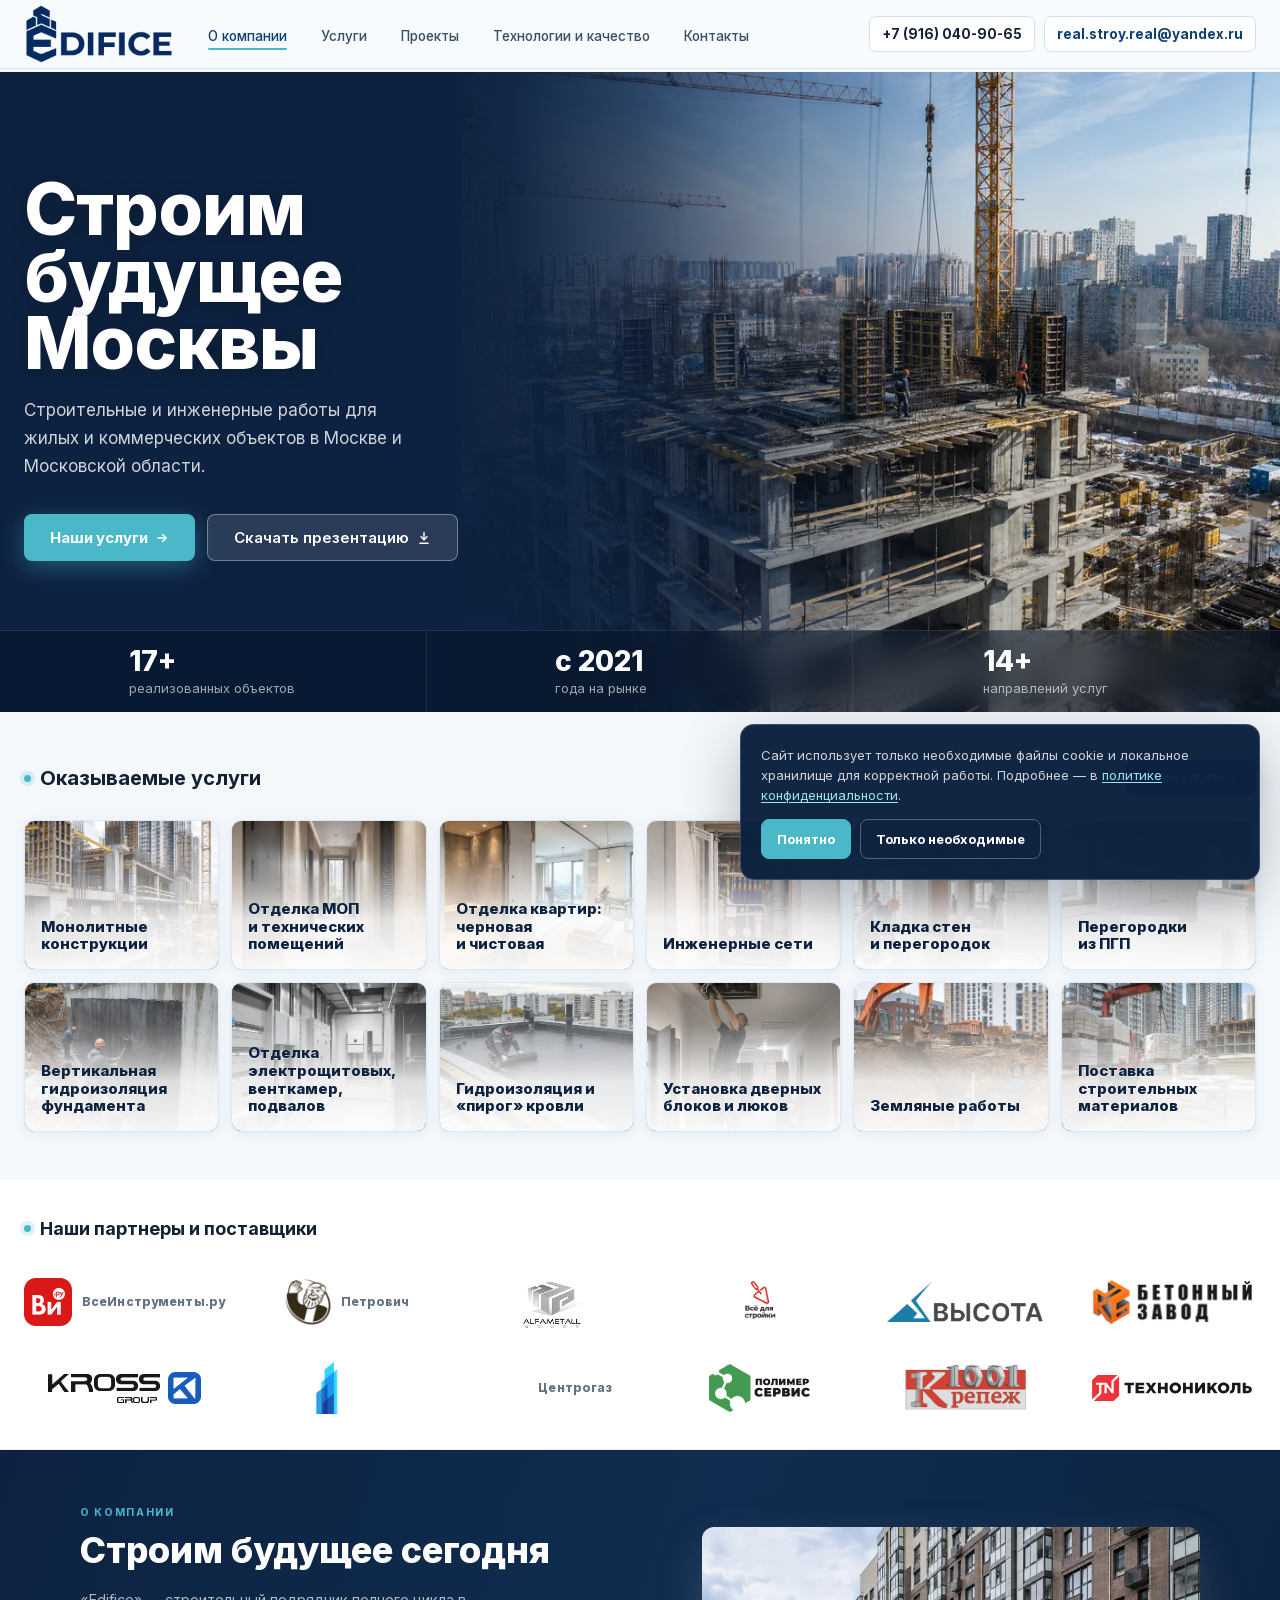
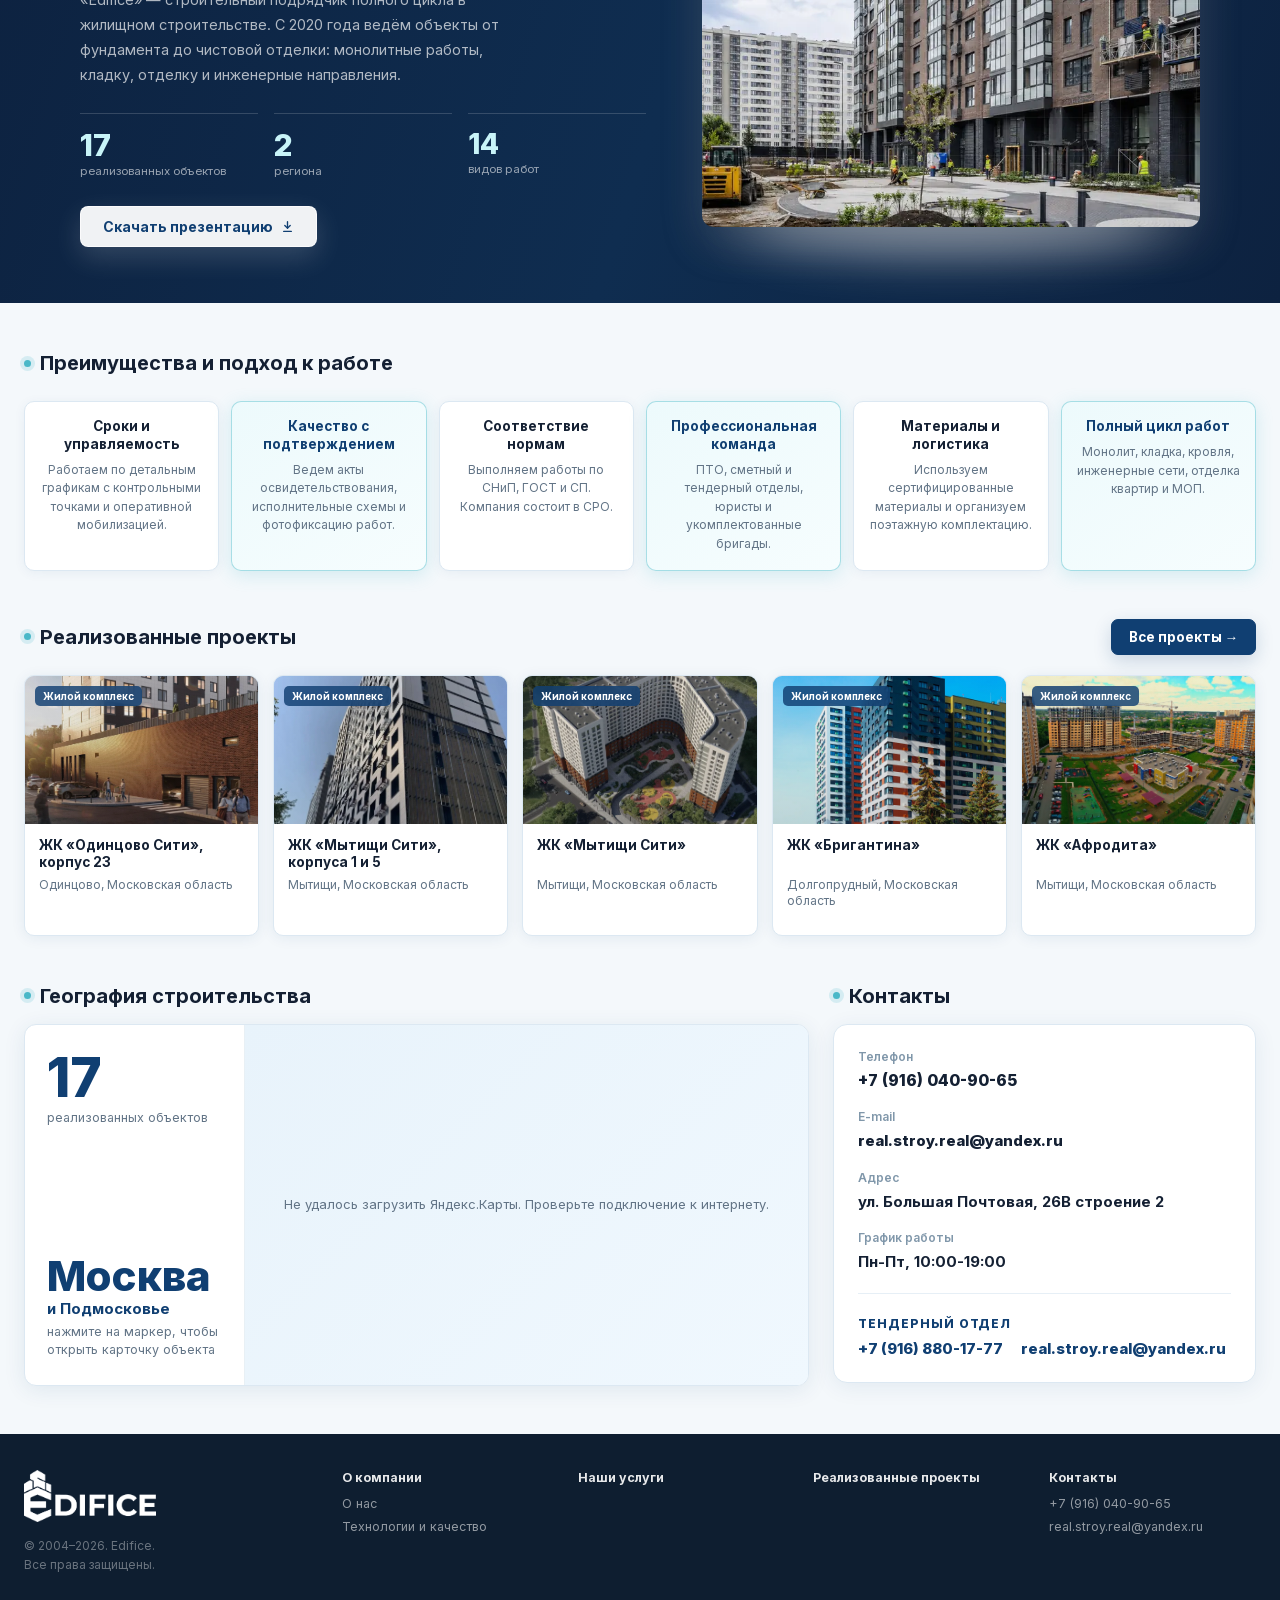
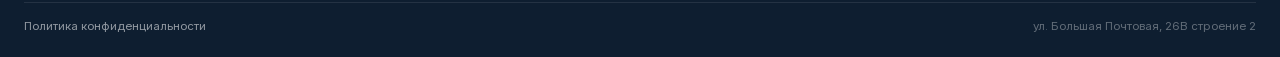
<file: index.html>
<!DOCTYPE html>
<html lang="ru">
<head>
<meta charset="utf-8">
<meta name="viewport" content="width=device-width, initial-scale=1">
<title>Edifice — строительные, отделочные и инженерные работы в Москве и МО</title>
<link rel="icon" type="image/png" href="/assets/brand/edifice-favicon.png">
<meta name="description" content="Edifice выполняет строительные, отделочные и инженерные работы на жилых и коммерческих объектах в Москве и Московской области.">
<meta name="keywords" content="строительная компания Москва, строительные работы Москва, отделочные работы Москва, инженерные сети, монолитные конструкции, Edifice">
<meta name="robots" content="index, follow">
<meta name="theme-color" content="#0d2240">
<link rel="canonical" href="https://edifice-stroy.ru/">
<link rel="alternate" hreflang="ru-RU" href="https://edifice-stroy.ru/">
<link rel="alternate" hreflang="x-default" href="https://edifice-stroy.ru/">
<link rel="stylesheet" href="/assets/site-enhancements.css?v=20260727c">
<meta property="og:type" content="website">
<meta property="og:site_name" content="Edifice">
<meta property="og:locale" content="ru_RU">
<meta property="og:title" content="Edifice — строительные, отделочные и инженерные работы в Москве и МО">
<meta property="og:description" content="Строительные, отделочные и инженерные работы на жилых и коммерческих объектах в Москве и Московской области.">
<meta property="og:url" content="https://edifice-stroy.ru/">
<meta property="og:image" content="https://edifice-stroy.ru/photo-social.jpg">
<meta property="og:image:alt" content="Строительный объект компании Edifice">
<meta name="twitter:card" content="summary_large_image">
<meta name="twitter:title" content="Edifice — строительные, отделочные и инженерные работы в Москве и МО">
<meta name="twitter:description" content="Строительные, отделочные и инженерные работы на жилых и коммерческих объектах в Москве и Московской области.">
<meta name="twitter:image" content="https://edifice-stroy.ru/photo-social.jpg">
<meta name="twitter:image:alt" content="Строительный объект компании Edifice">
<script type="application/ld+json">{"@context":"https://schema.org","@graph":[{"@type":"LocalBusiness","@id":"https://edifice-stroy.ru/#organization","name":"Edifice","url":"https://edifice-stroy.ru/","telephone":"+79160409065","email":"real.stroy.real@yandex.ru","address":{"@type":"PostalAddress","streetAddress":"ул. Большая Почтовая, 26В строение 2","addressLocality":"Москва","addressCountry":"RU"},"areaServed":["Москва","Московская область"],"openingHoursSpecification":[{"@type":"OpeningHoursSpecification","dayOfWeek":["Monday","Tuesday","Wednesday","Thursday","Friday"],"opens":"10:00","closes":"19:00"}]},{"@type":"WebSite","@id":"https://edifice-stroy.ru/#website","url":"https://edifice-stroy.ru/","name":"Edifice","publisher":{"@id":"https://edifice-stroy.ru/#organization"}},{"@type":"WebPage","@id":"https://edifice-stroy.ru/#webpage","url":"https://edifice-stroy.ru/","name":"Edifice — строительные, отделочные и инженерные работы в Москве и МО","isPartOf":{"@id":"https://edifice-stroy.ru/#website"},"about":{"@id":"https://edifice-stroy.ru/#organization"}}]}</script>
<script defer src="/assets/site-enhancements.js?v=20260727c"></script>
</head>
<body>
<x-dc>
<helmet>
<style>
  *, *::before, *::after { box-sizing: border-box; }
  html { scroll-behavior: smooth; scroll-padding-top: 86px; overflow-x: hidden; }
  body { margin: 0; padding-top: 72px; overflow-x: hidden; font-family: 'Inter', Arial, sans-serif; color: #142033; background: #f4f8fb; -webkit-font-smoothing: antialiased; }
  x-dc { display: block; }
  h1, h2, h3, h4, p { margin: 0; }
  a { color: inherit; text-decoration: none; }
  .brand-logo { display: block; width: 150px; max-width: 30vw; height: auto; object-fit: contain; }
  button, input, select, textarea { font: inherit; }
  #menuToggle { display: none !important; }
  .site-hero { position: relative; min-height: 640px; display: flex; flex-direction: column; overflow: hidden; background: #0d2240; }
  .hero-photo { position: absolute; right: 0; top: 0; width: 64%; height: 100%; object-fit: cover; object-position: left center; z-index: 0; }
  .hero-blend { position: absolute; inset: 0; z-index: 1; pointer-events: none; background: linear-gradient(90deg, #0d2240 0%, #0d2240 30%, rgba(13,34,64,.96) 40%, rgba(13,34,64,.76) 50%, rgba(13,34,64,.38) 62%, rgba(13,34,64,.08) 76%, rgba(13,34,64,0) 100%); }
  .hero-content { position: relative; z-index: 2; width: min(1240px, calc(100% - 48px)); margin: 0 auto; padding: 88px 0 52px; flex: 1; display: flex; flex-direction: column; justify-content: center; animation: fadeUp .7s ease both; }
  .hero-title { font-size: clamp(48px, 5.6vw, 78px); font-weight: 800; line-height: .93; color: #fff; letter-spacing: -.015em; max-width: 460px; margin-bottom: 20px; text-shadow: 0 2px 20px rgba(0,0,0,.2); }
  .hero-lead { font-size: 17px; line-height: 1.65; color: rgba(255,255,255,.8); max-width: 380px; margin-bottom: 34px; }
  .hero-actions { display: flex; gap: 12px; flex-wrap: wrap; }
  .partners-grid { grid-template-columns: repeat(6, 1fr); align-items: center; gap: 28px 38px; }
  .partner-card { min-height: 58px; display: flex; align-items: center; justify-content: center; gap: 10px; background: transparent; padding: 0; opacity: .9; transition: opacity .2s ease, transform .2s ease; }
  .partner-card:hover { opacity: 1; transform: translateY(-1px); }
  .partner-card img { max-width: 150px; max-height: 42px; object-fit: contain; display: block; }
  .partner-card span { font-size: 12px; font-weight: 800; color: #506476; line-height: 1.15; text-align: left; letter-spacing: .01em; }
  .partner-card.logo-text { justify-content: center; }
  .partners-grid .partner-card:nth-child(1) img { width: 48px; height: 48px; max-width: 48px; max-height: 48px; }
  .partners-grid .partner-card:nth-child(2) img { width: 46px; height: 46px; max-width: 46px; max-height: 46px; }
  .partners-grid .partner-card:nth-child(3) img,
  .partners-grid .partner-card:nth-child(4) img,
  .partners-grid .partner-card:nth-child(8) img { max-width: 118px; max-height: 52px; }
  .partners-grid .partner-card:nth-child(5) img,
  .partners-grid .partner-card:nth-child(6) img,
  .partners-grid .partner-card:nth-child(7) img,
  .partners-grid .partner-card:nth-child(10) img,
  .partners-grid .partner-card:nth-child(11) img,
  .partners-grid .partner-card:nth-child(12) img { max-width: 160px; max-height: 48px; }
  .home-service-card { position: relative; min-height: 150px; border: 1px solid #dce8f2; border-radius: 10px; overflow: hidden; background: #fff; box-shadow: 0 2px 12px rgba(14,61,114,.07); isolation: isolate; }
  .home-service-card img { position: absolute; inset: 0; width: 100%; height: 100%; object-fit: cover; transition: transform .35s ease; z-index: 0; }
  .home-service-card::after { content: ""; position: absolute; inset: 0; z-index: 1; background: linear-gradient(0deg, rgba(255,255,255,.96) 0%, rgba(255,255,255,.86) 34%, rgba(255,255,255,.28) 72%, rgba(255,255,255,.04) 100%); }
  .home-service-card h3 { position: absolute; left: 16px; right: 16px; bottom: 16px; z-index: 2; font-size: 15px; font-weight: 800; color: #0d2240; line-height: 1.18; text-align: left; text-wrap: balance; text-shadow: 0 1px 0 rgba(255,255,255,.45); }
  .home-service-card:hover img { transform: scale(1.045); }
  .home-project-media { height: 148px; position: relative; overflow: hidden; background: linear-gradient(135deg,#c8daea,#daeef8); }
  .home-project-media img { position: absolute; inset: 0; width: 100%; height: 100%; object-fit: cover; display: block; }
  .home-project-media::after { content: ""; position: absolute; inset: 0; background: linear-gradient(180deg, rgba(7,20,40,.06), rgba(7,20,40,.18)); pointer-events: none; }
  .home-project-media span { position: absolute; left: 10px; top: 10px; z-index: 2; padding: 4px 8px; background: rgba(16,63,114,.82); color: #fff; font-size: 10px; font-weight: 700; border-radius: 5px; -webkit-backdrop-filter: blur(4px); backdrop-filter: blur(4px); }
  .home-project-card { border-radius:10px; overflow:hidden; border:1px solid #dce8f2; box-shadow:0 2px 14px rgba(14,61,114,.08); background:#fff; display:flex; flex-direction:column; height:100%; }
  .home-project-body { padding:13px 14px 16px; display:flex; flex-direction:column; flex:1; min-height:96px; }
  .home-project-body h3 { font-size:13.5px; font-weight:700; color:#142033; margin-bottom:4px; line-height:1.3; min-height:36px; }
  .home-project-body p { font-size:12px; color:#627486; margin-bottom:10px; min-height:32px; line-height:1.35; }
  .object-map-grid { display: grid; grid-template-columns: 220px 1fr; min-height: 360px; }
  .object-map-panel { padding: 26px 22px; border-right: 1px solid #e8f0f5; display: flex; flex-direction: column; justify-content: space-between; gap: 24px; }
  .object-map { min-height: 360px; background: linear-gradient(135deg,#e8f3fb,#f0f8fe); }
  .object-map-fallback { display: grid; place-items: center; height: 100%; min-height: 360px; padding: 24px; text-align: center; color: #627486; font-size: 13px; line-height: 1.5; }
  .map-balloon { font-family: Inter, Arial, sans-serif; max-width: 270px; }
  .map-balloon strong { display: block; color: #142033; font-size: 14px; margin-bottom: 6px; }
  .map-balloon p { margin: 0 0 6px; color: #506476; font-size: 12px; line-height: 1.4; }
  .map-balloon span { display: inline-flex; padding: 4px 8px; border-radius: 999px; background: #eef7f9; color: #103f72; font-size: 11px; font-weight: 700; }
  @keyframes fadeUp { from { opacity: 0; transform: translateY(18px); } to { opacity: 1; transform: translateY(0); } }
  @keyframes blink { 0%,100%{opacity:.6} 50%{opacity:1} }
  @media (max-width: 980px) {
    .partners-grid { grid-template-columns: repeat(4, 1fr) !important; }
    .adv-grid { grid-template-columns: repeat(3, 1fr) !important; }
    .svc-grid { grid-template-columns: repeat(3, 1fr) !important; }
    .prj-grid { grid-template-columns: repeat(3, 1fr) !important; }
  }
  @media (max-width: 920px) {
    #menuToggle { display: flex !important; }
    #mainNav { display: none !important; position: absolute; top: 62px; right: 0; left: auto; width: min(282px, calc(100vw - 48px)); flex-direction: column; gap: 2px; padding: 8px; background: rgba(255,255,255,.96); border: 1px solid #d4e0ea; border-radius: 14px; box-shadow: 0 18px 45px rgba(13,34,64,.18); z-index: 99; backdrop-filter: blur(18px); }
    #mainNav.open { display: flex !important; }
    #mainNav a { padding: 13px 14px !important; border-bottom: 0 !important; border-radius: 10px; color: #142033 !important; }
    #mainNav a:hover { background: #eef6fa; }
    #mainNav a span { display: none !important; }
    #navEmail { display: none !important; }
  }
  @media (max-width: 700px) {
    .adv-grid { grid-template-columns: repeat(2, 1fr) !important; }
    .adv-grid article { background: #fff !important; border: 1px solid #dce8f2 !important; box-shadow: 0 2px 12px rgba(14,61,114,.06) !important; }
    .adv-grid article h3 { color: #142033 !important; }
    .adv-grid article:nth-child(4n+1),
    .adv-grid article:nth-child(4n+4) { background: linear-gradient(145deg,#edfafc,#f6fdfe) !important; border: 1.5px solid rgba(74,184,200,.45) !important; box-shadow: 0 4px 18px rgba(74,184,200,.2) !important; }
    .adv-grid article:nth-child(4n+1) h3,
    .adv-grid article:nth-child(4n+4) h3 { color: #103f72 !important; }
    .svc-grid { grid-template-columns: repeat(2, 1fr) !important; }
    .home-service-card { min-height: 168px !important; }
    .prj-grid { grid-template-columns: repeat(2, 1fr) !important; }
    .footer-cols { grid-template-columns: repeat(2, 1fr) !important; }
    .hero-stats-strip { grid-template-columns: repeat(3, 1fr) !important; }
    .about-inner { grid-template-columns: 1fr !important; }
    .geo-grid { grid-template-columns: 1fr !important; }
    .partners-grid { grid-template-columns: repeat(2, 1fr) !important; }
    .partners-grid { gap: 22px 26px; }
    .partner-card { min-height: 52px; }
    .partner-card img { max-width: 130px; max-height: 38px; }
    .partner-card span { font-size: 11px; }
    .site-hero { min-height: 0 !important; }
    .hero-photo { left: 0 !important; right: auto !important; width: 100% !important; height: 78% !important; object-position: center top !important; }
    .hero-blend { background:
      linear-gradient(180deg, rgba(13,34,64,.22) 0%, rgba(13,34,64,.34) 24%, rgba(13,34,64,.55) 43%, rgba(13,34,64,.78) 60%, rgba(13,34,64,.94) 76%, #0d2240 94%, #0d2240 100%),
      linear-gradient(180deg, rgba(13,34,64,0) 0%, rgba(13,34,64,.7) 100%) !important; }
    .hero-content { width: min(100% - 48px, 520px) !important; padding: clamp(330px, 48vh, 430px) 0 34px !important; justify-content: flex-end !important; }
    .hero-title { font-size: clamp(34px, 10vw, 46px) !important; line-height: 1.02 !important; max-width: 360px !important; margin-bottom: 16px !important; text-shadow: 0 2px 18px rgba(0,0,0,.35) !important; }
    .hero-lead { font-size: 16px !important; line-height: 1.55 !important; max-width: 360px !important; margin-bottom: 24px !important; color: rgba(255,255,255,.86) !important; }
    .hero-actions { display: grid !important; grid-template-columns: 1fr !important; gap: 10px !important; }
    .hero-actions a, .hero-actions button { width: 100%; justify-content: center; padding: 14px 18px !important; }
    .hero-stats-strip > div { padding: 10px 6px !important; gap: 0 !important; justify-content: center !important; }
    .hero-stats-strip svg { display: none !important; }
    .hero-stats-strip strong { font-size: 16px !important; }
    .hero-stats-strip span { font-size: 8.5px !important; line-height: 1.15 !important; margin-top: 2px !important; }
    .hero-stats-strip > div > div { width: auto !important; min-width: 0 !important; }
    .object-map-grid { grid-template-columns: 1fr !important; }
    .object-map-panel { border-right: 0 !important; border-bottom: 1px solid #e8f0f5 !important; }
    .object-map { min-height: 420px !important; }
  }

  @media (max-width: 480px) {
    header > div { width: calc(100% - 24px) !important; gap: 8px !important; min-height: 64px !important; }
    header a[href="/"] { gap: 8px !important; min-width: 0 !important; }
    header .brand-logo { width: 118px !important; max-width: 34vw !important; }
    header > div > div:last-child { gap: 7px !important; }
    header > div > div:last-child > a[href="#contacts"], #navPhone { padding: 8px 9px !important; font-size: 12px !important; border-radius: 7px !important; }
    #menuToggle { width: 36px !important; height: 36px !important; border-radius: 7px !important; }
  }
</style>
</helmet>

<!-- HEADER -->
<header style="position:fixed;top:0;left:0;right:0;z-index:1000;background:rgba(247,251,253,.96);border-bottom:1px solid rgba(212,224,234,.8);-webkit-backdrop-filter:blur(24px);backdrop-filter:blur(24px);">
  <div style="width:min(1360px,calc(100% - 48px));margin:0 auto;display:flex;align-items:center;justify-content:space-between;min-height:68px;gap:24px;position:relative;">
    <a href="/" aria-label="Edifice — на главную" style="display:flex;align-items:center;flex-shrink:0;line-height:0;"><img class="brand-logo" src="/assets/brand/edifice-logo-header.webp?v=20260727" alt="Edifice" width="900" height="364"></a>

    <nav id="mainNav" style="display:flex;align-items:center;gap:14px;font-size:13.5px;font-weight:500;">
      <a href="/" style="color:#103f72;padding:22px 10px 18px;position:relative;white-space:nowrap;">О компании<span style="position:absolute;bottom:12px;left:10px;right:10px;height:2px;background:#4ab8c8;border-radius:1px;display:block;"></span></a>
      <a href="/services/" style="color:#3a4e62;padding:22px 10px 18px;white-space:nowrap;">Услуги</a>
      <a href="/projects/" style="color:#3a4e62;padding:22px 10px 18px;white-space:nowrap;">Проекты</a>
      <a href="/technologies/" style="color:#3a4e62;padding:22px 10px 18px;white-space:nowrap;">Технологии и качество</a>
      <a href="#contacts" style="color:#3a4e62;padding:22px 10px 18px;white-space:nowrap;">Контакты</a>
    </nav>

    <div style="display:flex;align-items:center;gap:9px;flex-shrink:0;margin-left:auto;">
      <a id="navPhone" href="tel:+79160409065" style="padding:9px 12px;border:1px solid #d4e0ea;border-radius:7px;background:#fff;font-size:13.5px;font-weight:700;color:#142033;white-space:nowrap;">+7 (916) 040-90-65</a>
      <a id="navEmail" href="mailto:real.stroy.real@yandex.ru" style="padding:9px 12px;border:1px solid #d4e0ea;border-radius:7px;background:#fff;font-size:13.5px;font-weight:700;color:#103f72;white-space:nowrap;">real.stroy.real@yandex.ru</a>
      <button id="menuToggle" aria-label="Меню" style="width:38px;height:38px;border:1px solid #d4e0ea;border-radius:7px;background:#fff;cursor:pointer;align-items:center;justify-content:center;">
        <svg width="17" height="13" viewBox="0 0 18 14" fill="none"><path d="M0 1h18M0 7h18M0 13h18" stroke="#142033" stroke-width="1.8" stroke-linecap="round"/></svg>
      </button>
    </div>
  </div>
</header>

<!-- HERO -->
<section class="site-hero">
  <img class="hero-photo" src="/photo-hero.webp?v=20260727b" srcset="/photo-hero-720.webp?v=20260727b 720w, /photo-hero-900.webp?v=20260727b 900w, /photo-hero.webp?v=20260727b 1400w" sizes="(max-width: 780px) 100vw, 64vw" alt="Строительная площадка с монолитными конструкциями и краном" width="1400" height="1120" fetchpriority="high" decoding="async">
  <div class="hero-blend"></div>
  <!-- Building silhouettes (CSS art) -->
  <svg style="display:none" viewBox="0 0 640 540" fill="none" xmlns="http://www.w3.org/2000/svg">
    <!-- Sky gradient fill -->
    <defs>
      <linearGradient id="skyGrad" x1="0" y1="0" x2="0" y2="1"><stop offset="0%" stop-color="#6fa4cc"/><stop offset="100%" stop-color="#bed5e8"/></linearGradient>
      <linearGradient id="bldGlass1" x1="0" y1="0" x2="1" y2="0"><stop offset="0%" stop-color="#2a6090" stop-opacity=".95"/><stop offset="40%" stop-color="#4888b8" stop-opacity=".9"/><stop offset="100%" stop-color="#3070a0" stop-opacity=".85"/></linearGradient>
      <linearGradient id="bldGlass2" x1="0" y1="0" x2="1" y2="0"><stop offset="0%" stop-color="#1e5280"/><stop offset="50%" stop-color="#3878a8"/><stop offset="100%" stop-color="#254e72"/></linearGradient>
      <linearGradient id="bldGlass3" x1="0" y1="0" x2="0" y2="1"><stop offset="0%" stop-color="rgba(255,255,255,.25)"/><stop offset="100%" stop-color="rgba(255,255,255,.05)"/></linearGradient>
    </defs>
    <!-- Tall center tower 1 -->
    <rect x="280" y="30" width="72" height="510" rx="2" fill="url(#bldGlass1)"/>
    <rect x="280" y="30" width="72" height="510" fill="url(#bldGlass3)"/>
    <!-- Grid lines on tower 1 -->
    <line x1="280" y1="30" x2="280" y2="540" stroke="rgba(255,255,255,.12)" stroke-width="1"/>
    <line x1="296" y1="30" x2="296" y2="540" stroke="rgba(255,255,255,.08)" stroke-width="1"/>
    <line x1="312" y1="30" x2="312" y2="540" stroke="rgba(255,255,255,.08)" stroke-width="1"/>
    <line x1="328" y1="30" x2="328" y2="540" stroke="rgba(255,255,255,.08)" stroke-width="1"/>
    <line x1="344" y1="30" x2="344" y2="540" stroke="rgba(255,255,255,.08)" stroke-width="1"/>
    <line x1="352" y1="30" x2="352" y2="540" stroke="rgba(255,255,255,.12)" stroke-width="1"/>
    <!-- Horizontal floors -->
    <line x1="280" y1="75" x2="352" y2="75" stroke="rgba(255,255,255,.07)" stroke-width="1"/>
    <line x1="280" y1="115" x2="352" y2="115" stroke="rgba(255,255,255,.07)" stroke-width="1"/>
    <line x1="280" y1="155" x2="352" y2="155" stroke="rgba(255,255,255,.07)" stroke-width="1"/>
    <line x1="280" y1="195" x2="352" y2="195" stroke="rgba(255,255,255,.07)" stroke-width="1"/>
    <line x1="280" y1="235" x2="352" y2="235" stroke="rgba(255,255,255,.07)" stroke-width="1"/>
    <line x1="280" y1="275" x2="352" y2="275" stroke="rgba(255,255,255,.07)" stroke-width="1"/>
    <line x1="280" y1="315" x2="352" y2="315" stroke="rgba(255,255,255,.07)" stroke-width="1"/>
    <line x1="280" y1="355" x2="352" y2="355" stroke="rgba(255,255,255,.07)" stroke-width="1"/>
    <!-- Tower 1 spire -->
    <polygon points="316,8 310,30 322,30" fill="#3878a8"/>
    <!-- Tall tower 2 -->
    <rect x="370" y="90" width="58" height="450" rx="2" fill="url(#bldGlass2)"/>
    <rect x="370" y="90" width="58" height="450" fill="url(#bldGlass3)"/>
    <line x1="370" y1="90" x2="370" y2="540" stroke="rgba(255,255,255,.1)" stroke-width="1"/>
    <line x1="384" y1="90" x2="384" y2="540" stroke="rgba(255,255,255,.07)" stroke-width="1"/>
    <line x1="398" y1="90" x2="398" y2="540" stroke="rgba(255,255,255,.07)" stroke-width="1"/>
    <line x1="412" y1="90" x2="412" y2="540" stroke="rgba(255,255,255,.07)" stroke-width="1"/>
    <line x1="428" y1="90" x2="428" y2="540" stroke="rgba(255,255,255,.1)" stroke-width="1"/>
    <line x1="370" y1="130" x2="428" y2="130" stroke="rgba(255,255,255,.06)" stroke-width="1"/>
    <line x1="370" y1="175" x2="428" y2="175" stroke="rgba(255,255,255,.06)" stroke-width="1"/>
    <line x1="370" y1="220" x2="428" y2="220" stroke="rgba(255,255,255,.06)" stroke-width="1"/>
    <line x1="370" y1="265" x2="428" y2="265" stroke="rgba(255,255,255,.06)" stroke-width="1"/>
    <line x1="370" y1="310" x2="428" y2="310" stroke="rgba(255,255,255,.06)" stroke-width="1"/>
    <polygon points="399,72 394,90 404,90" fill="#2a5e88"/>
    <!-- Tower 3 (wider, shorter) -->
    <rect x="450" y="150" width="80" height="390" rx="2" fill="#2d6898" opacity=".9"/>
    <rect x="450" y="150" width="80" height="390" fill="url(#bldGlass3)"/>
    <line x1="468" y1="150" x2="468" y2="540" stroke="rgba(255,255,255,.07)" stroke-width="1"/>
    <line x1="486" y1="150" x2="486" y2="540" stroke="rgba(255,255,255,.07)" stroke-width="1"/>
    <line x1="504" y1="150" x2="504" y2="540" stroke="rgba(255,255,255,.07)" stroke-width="1"/>
    <line x1="522" y1="150" x2="522" y2="540" stroke="rgba(255,255,255,.07)" stroke-width="1"/>
    <line x1="450" y1="200" x2="530" y2="200" stroke="rgba(255,255,255,.05)" stroke-width="1"/>
    <line x1="450" y1="250" x2="530" y2="250" stroke="rgba(255,255,255,.05)" stroke-width="1"/>
    <line x1="450" y1="300" x2="530" y2="300" stroke="rgba(255,255,255,.05)" stroke-width="1"/>
    <line x1="450" y1="350" x2="530" y2="350" stroke="rgba(255,255,255,.05)" stroke-width="1"/>
    <!-- Tower 4 (far right) -->
    <rect x="550" y="200" width="50" height="340" rx="2" fill="#265880" opacity=".85"/>
    <rect x="550" y="200" width="50" height="340" fill="url(#bldGlass3)"/>
    <line x1="567" y1="200" x2="567" y2="540" stroke="rgba(255,255,255,.06)" stroke-width="1"/>
    <line x1="583" y1="200" x2="583" y2="540" stroke="rgba(255,255,255,.06)" stroke-width="1"/>
    <line x1="600" y1="200" x2="600" y2="540" stroke="rgba(255,255,255,.08)" stroke-width="1"/>
    <!-- Tower 5 (left of center) -->
    <rect x="210" y="120" width="55" height="420" rx="2" fill="#1e4e7a" opacity=".88"/>
    <rect x="210" y="120" width="55" height="420" fill="url(#bldGlass3)"/>
    <line x1="225" y1="120" x2="225" y2="540" stroke="rgba(255,255,255,.07)" stroke-width="1"/>
    <line x1="240" y1="120" x2="240" y2="540" stroke="rgba(255,255,255,.07)" stroke-width="1"/>
    <line x1="255" y1="120" x2="255" y2="540" stroke="rgba(255,255,255,.07)" stroke-width="1"/>
    <line x1="265" y1="120" x2="265" y2="540" stroke="rgba(255,255,255,.08)" stroke-width="1"/>
    <line x1="210" y1="170" x2="265" y2="170" stroke="rgba(255,255,255,.05)" stroke-width="1"/>
    <line x1="210" y1="220" x2="265" y2="220" stroke="rgba(255,255,255,.05)" stroke-width="1"/>
    <line x1="210" y1="270" x2="265" y2="270" stroke="rgba(255,255,255,.05)" stroke-width="1"/>
    <!-- Lower buildings background -->
    <rect x="140" y="280" width="60" height="260" rx="1" fill="#1a406a" opacity=".7"/>
    <rect x="155" y="260" width="30" height="280" rx="1" fill="#1e4a78" opacity=".65"/>
    <rect x="590" y="300" width="50" height="240" rx="1" fill="#1a3e62" opacity=".6"/>
    <!-- Ground/podium -->
    <rect x="140" y="510" width="500" height="30" rx="0" fill="#0d2240" opacity=".6"/>
    <!-- Water reflection -->
    <rect x="140" y="520" width="500" height="20" fill="url(#skyGrad)" opacity=".12"/>
    <!-- Window lights -->
    <rect x="285" y="42" width="8" height="6" rx="1" fill="rgba(255,240,180,.35)"/>
    <rect x="300" y="58" width="8" height="6" rx="1" fill="rgba(255,240,180,.3)"/>
    <rect x="338" y="42" width="8" height="6" rx="1" fill="rgba(255,240,180,.35)"/>
    <rect x="315" y="75" width="8" height="6" rx="1" fill="rgba(255,240,180,.2)"/>
    <rect x="375" y="100" width="8" height="5" rx="1" fill="rgba(255,240,180,.3)"/>
    <rect x="390" y="120" width="8" height="5" rx="1" fill="rgba(255,240,180,.25)"/>
    <rect x="413" y="100" width="8" height="5" rx="1" fill="rgba(255,240,180,.3)"/>
    <!-- Left dark overlay fade -->
    <defs><linearGradient id="leftFade" x1="0" y1="0" x2="1" y2="0"><stop offset="0%" stop-color="#0d2240" stop-opacity="1"/><stop offset="55%" stop-color="#0d2240" stop-opacity="0"/></linearGradient></defs>
    <rect x="0" y="0" width="320" height="540" fill="url(#leftFade)"/>
  </svg>

  <!-- Hero text -->
  <div class="hero-content">
    <h1 class="hero-title">Строим будущее<br>Москвы</h1>
    <p class="hero-lead">Строительные и инженерные работы для жилых и коммерческих объектов в Москве и Московской области.</p>
    <div class="hero-actions">
      <a href="/services/" style="display:inline-flex;align-items:center;gap:8px;padding:13px 26px;background:#4ab8c8;color:#fff;border-radius:8px;font-weight:700;font-size:15px;box-shadow:0 6px 22px rgba(74,184,200,.38);letter-spacing:-.01em;">Наши услуги <svg width="14" height="14" viewBox="0 0 24 24" fill="none" stroke="currentColor" stroke-width="2.5" stroke-linecap="round"><polyline points="5 12 19 12"/><polyline points="13 6 19 12 13 18"/></svg></a>
      <button type="button" aria-disabled="true" style="display:inline-flex;align-items:center;gap:8px;padding:13px 26px;background:rgba(255,255,255,.12);color:#fff;border-radius:8px;font-weight:600;font-size:15px;border:1.5px solid rgba(255,255,255,.35);-webkit-backdrop-filter:blur(8px);backdrop-filter:blur(8px);cursor:default;">Скачать презентацию <svg width="14" height="14" viewBox="0 0 24 24" fill="none" stroke="currentColor" stroke-width="2.5" stroke-linecap="round"><path d="M12 3v12"/><polyline points="7 10 12 15 17 10"/><path d="M5 21h14"/></svg></button>
    </div>
  </div>

  <!-- Stats strip -->
  <div class="hero-stats-strip" style="position:relative;z-index:2;display:grid;grid-template-columns:repeat(3,1fr);border-top:1px solid rgba(255,255,255,.1);background:rgba(7,20,40,.55);-webkit-backdrop-filter:blur(16px);backdrop-filter:blur(16px);">
    <div style="padding:16px 18px;border-right:1px solid rgba(255,255,255,.08);display:flex;align-items:center;justify-content:center;">
      <div style="width:168px;"><strong style="display:block;color:#fff;font-size:28px;font-weight:800;line-height:1.05;">17+</strong><span style="display:block;color:rgba(255,255,255,.62);font-size:13px;margin-top:4px;">реализованных объектов</span></div>
    </div>
    <div style="padding:16px 18px;border-right:1px solid rgba(255,255,255,.08);display:flex;align-items:center;justify-content:center;">
      <div style="width:168px;"><strong style="display:block;color:#fff;font-size:28px;font-weight:800;line-height:1.05;">с 2021</strong><span style="display:block;color:rgba(255,255,255,.62);font-size:13px;margin-top:4px;">года на рынке</span></div>
    </div>
    <div style="padding:16px 18px;display:flex;align-items:center;justify-content:center;">
      <div style="width:168px;"><strong style="display:block;color:#fff;font-size:28px;font-weight:800;line-height:1.05;">14+</strong><span style="display:block;color:rgba(255,255,255,.62);font-size:13px;margin-top:4px;">направлений услуг</span></div>
    </div>
  </div>
</section>

<!-- SERVICES -->
<section id="services" style="padding:48px 0;">
  <div style="width:min(1240px,calc(100% - 48px));margin:0 auto;">
    <div style="display:flex;align-items:center;justify-content:space-between;margin-bottom:24px;flex-wrap:wrap;gap:12px;">
      <div style="display:flex;align-items:center;gap:9px;">
        <span style="display:inline-block;width:7px;height:7px;border-radius:50%;background:#4ab8c8;box-shadow:0 0 0 4px rgba(74,184,200,.18);flex-shrink:0;"></span>
        <h2 style="font-size:20px;font-weight:700;color:#142033;">Оказываемые услуги</h2>
      </div>
      <a href="/services/" style="font-size:13.5px;font-weight:700;color:#fff;background:#103f72;display:flex;align-items:center;gap:5px;padding:9px 17px;border:1px solid #103f72;border-radius:7px;box-shadow:0 6px 18px rgba(16,63,114,.18);">Все услуги →</a>
    </div>
    <div class="svc-grid" style="display:grid;grid-template-columns:repeat(6,1fr);gap:12px;">
      <article class="home-service-card">
        <img src="/svc-01-monolith-card.webp?v=20260727b" alt="Монолитные конструкции на строительной площадке" loading="lazy" decoding="async">
        <h3>Монолитные конструкции</h3>
      </article>
      <article class="home-service-card">
        <img src="/svc-02-mop-card.webp?v=20260727b" alt="Отделка мест общего пользования" loading="lazy" decoding="async">
        <h3>Отделка МОП и технических помещений</h3>
      </article>
      <article class="home-service-card">
        <img src="/svc-03-apartments-card.webp?v=20260727b" alt="Черновая и чистовая отделка квартиры" loading="lazy" decoding="async">
        <h3>Отделка квартир: черновая и чистовая</h3>
      </article>
      <article class="home-service-card">
        <img src="/svc-04-pipes-card.webp?v=20260729a" alt="Монтаж инженерных сетей" loading="lazy" decoding="async">
        <h3>Инженерные сети</h3>
      </article>
      <article class="home-service-card">
        <img src="/svc-05-masonry-card.webp?v=20260727b" alt="Кладка стен и перегородок" loading="lazy" decoding="async">
        <h3>Кладка стен и перегородок</h3>
      </article>
      <article class="home-service-card">
        <img src="/svc-06-pgp-card.webp?v=20260729a" alt="Перегородки из ПГП" loading="lazy" decoding="async">
        <h3>Перегородки из ПГП</h3>
      </article>
      <article class="home-service-card">
        <img src="/svc-07-foundation-card.webp?v=20260727b" alt="Вертикальная гидроизоляция фундамента" loading="lazy" decoding="async">
        <h3>Вертикальная гидроизоляция фундамента</h3>
      </article>
      <article class="home-service-card">
        <img src="/svc-08-techrooms-card.webp?v=20260727b" alt="Отделка технических помещений" loading="lazy" decoding="async">
        <h3>Отделка электрощитовых, венткамер, подвалов</h3>
      </article>
      <article class="home-service-card">
        <img src="/svc-09-roof-card.webp?v=20260727b" alt="Гидроизоляция кровли" loading="lazy" decoding="async">
        <h3>Гидроизоляция и «пирог» кровли</h3>
      </article>
      <article class="home-service-card">
        <img src="/svc-10-doors-card.webp?v=20260729a" alt="Установка дверных блоков и люков" loading="lazy" decoding="async" style="object-position:center 35%;">
        <h3>Установка дверных блоков и люков</h3>
      </article>
      <article class="home-service-card">
        <img src="/svc-11-earthworks-card.webp?v=20260727b" alt="Земляные работы и подготовка территории" loading="lazy" decoding="async">
        <h3>Земляные работы</h3>
      </article>
      <article class="home-service-card">
        <img src="/svc-12-supply-card.webp?v=20260727b" alt="Поставка строительных материалов" loading="lazy" decoding="async">
        <h3>Поставка строительных материалов</h3>
      </article>
    </div>
  </div>
</section>

<!-- SUPPLIERS -->
<section style="padding:38px 0 32px;background:#fff;border-bottom:1px solid #e8f0f5;">
  <div style="width:min(1240px,calc(100% - 48px));margin:0 auto;">
    <div style="display:flex;align-items:center;gap:9px;margin-bottom:34px;">
      <span style="display:inline-block;width:7px;height:7px;border-radius:50%;background:#4ab8c8;box-shadow:0 0 0 4px rgba(74,184,200,.18);flex-shrink:0;"></span>
      <h2 style="font-size:18px;font-weight:700;color:#142033;">Наши партнеры и поставщики</h2>
    </div>
    <div class="partners-grid" style="display:grid;">
      <a class="partner-card logo-text" href="https://www.vseinstrumenti.ru/" target="_blank" rel="noopener"><img src="/assets/partners/vseinstrumenti.ico" alt="ВсеИнструменты.ру"><span>ВсеИнструменты.ру</span></a>
      <a class="partner-card logo-text" href="https://moscow.petrovich.ru/" target="_blank" rel="noopener"><img src="/assets/partners/petrovich.ico" alt="Петрович"><span>Петрович</span></a>
      <a class="partner-card" href="http://www.alfametallgrupp.ru/" target="_blank" rel="noopener"><img src="/assets/partners/amg.png" alt="АМГ"></a>
      <a class="partner-card" href="https://all4stroika.ru/" target="_blank" rel="noopener"><img src="/assets/partners/all4stroika.png" alt="Гарант Поставка"></a>
      <a class="partner-card" href="https://www.vitoria.ru/" target="_blank" rel="noopener"><img src="/assets/partners/vitoria.png" alt="Высота"></a>
      <a class="partner-card" href="https://betonodintsovo.ru/" target="_blank" rel="noopener"><img src="/assets/partners/kub.png" alt="КУБ"></a>
      <a class="partner-card" href="https://kross-group.ru/" target="_blank" rel="noopener"><img src="/assets/partners/kross.png" alt="Кросс Групп"></a>
      <a class="partner-card" href="https://ask-gk.com/" target="_blank" rel="noopener"><img src="/assets/partners/ask.png" alt="Абсолют Строй Комплект"></a>
      <a class="partner-card logo-text" href="https://www.centrogas.ru/" target="_blank" rel="noopener"><img src="/assets/partners/centrogas.svg" alt="Центрогаз"><span>Центрогаз</span></a>
      <a class="partner-card" href="https://tualetnye-kabiny.ru/" target="_blank" rel="noopener"><img src="/assets/partners/polymer.png" alt="Полимер Сервис"></a>
      <a class="partner-card" href="https://1001krep.ru/" target="_blank" rel="noopener"><img src="/assets/partners/1001krep.png" alt="1001 Крепеж"></a>
      <a class="partner-card" href="https://www.tn.ru/" target="_blank" rel="noopener"><img src="/assets/partners/technonikol.svg" alt="Технониколь"></a>
    </div>
  </div>
</section>

<!-- ABOUT (dark) -->
<section id="about" style="padding:56px 0;background:linear-gradient(108deg,#0d2240 0%,#0f2d50 52%,#0d2240 100%);color:#fff;position:relative;overflow:hidden;">
  <div class="about-inner" style="width:min(1120px,calc(100% - 48px));margin:0 auto;display:grid;grid-template-columns:1fr .88fr;gap:56px;align-items:center;">
    <!-- Text -->
    <div>
      <p style="font-size:10.5px;text-transform:uppercase;letter-spacing:.16em;color:#4ab8c8;font-weight:700;margin-bottom:12px;">О КОМПАНИИ</p>
      <h2 style="font-size:clamp(26px,2.8vw,40px);font-weight:800;line-height:1.08;color:#fff;margin-bottom:18px;">Строим будущее сегодня</h2>
      <p style="font-size:14.5px;line-height:1.72;color:rgba(255,255,255,.68);margin-bottom:26px;max-width:430px;">«Edifice» — строительный подрядчик полного цикла в жилищном строительстве. С 2020 года ведём объекты от фундамента до чистовой отделки: монолитные работы, кладку, отделку и инженерные направления.</p>
      <div style="display:grid;grid-template-columns:repeat(3,1fr);gap:16px;margin-bottom:28px;">
        <div style="padding-top:16px;border-top:1px solid rgba(255,255,255,.16);">
          <strong style="display:block;font-size:30px;font-weight:800;color:#c8f4f8;line-height:1;">17</strong>
          <span style="display:block;color:rgba(255,255,255,.58);font-size:11.5px;margin-top:4px;">реализованных объектов</span>
        </div>
        <div style="padding-top:16px;border-top:1px solid rgba(255,255,255,.16);">
          <strong style="display:block;font-size:30px;font-weight:800;color:#c8f4f8;line-height:1;">2</strong>
          <span style="display:block;color:rgba(255,255,255,.58);font-size:11.5px;margin-top:4px;">региона</span>
        </div>
        <div style="padding-top:16px;border-top:1px solid rgba(255,255,255,.16);">
          <strong style="display:block;font-size:28px;font-weight:800;color:#c8f4f8;line-height:1;">14</strong>
          <span style="display:block;color:rgba(255,255,255,.58);font-size:11.5px;margin-top:4px;">видов работ</span>
        </div>
      </div>
      <button type="button" aria-disabled="true" style="display:inline-flex;align-items:center;gap:8px;padding:11px 22px;border:1.5px solid rgba(255,255,255,.76);border-radius:8px;color:#103f72;background:rgba(255,255,255,.94);font-weight:700;font-size:14px;box-shadow:0 10px 28px rgba(255,255,255,.16);cursor:default;">Скачать презентацию <svg width="13" height="13" viewBox="0 0 24 24" fill="none" stroke="currentColor" stroke-width="2.5" stroke-linecap="round"><path d="M12 3v12"/><polyline points="7 10 12 15 17 10"/><path d="M5 21h14"/></svg></button>
    </div>
    <!-- Photo -->
    <div style="border-radius:12px;height:300px;position:relative;overflow:visible;">
      <div style="position:absolute;left:8%;right:8%;bottom:-22px;height:62px;border-radius:50%;background:rgba(255,255,255,.58);filter:blur(26px);z-index:0;"></div>
      <img src="/photo-about.webp?v=20260727b" srcset="/photo-about-720.webp?v=20260727b 720w, /photo-about.webp?v=20260727b 1400w" sizes="(max-width: 780px) calc(100vw - 48px), 52vw" style="position:absolute;inset:0;width:100%;height:100%;object-fit:cover;z-index:2;border-radius:12px;box-shadow:0 18px 48px rgba(255,255,255,.16),0 16px 42px rgba(2,12,28,.24);" alt="Строительный объект" loading="lazy" decoding="async">
      <div style="position:absolute;inset:0;border-radius:12px;background:repeating-linear-gradient(rgba(255,255,255,.045) 0 1px,transparent 1px 38px),repeating-linear-gradient(90deg,rgba(255,255,255,.045) 0 1px,transparent 1px 38px);z-index:3;pointer-events:none;"></div>
    </div>
  </div>
</section>

<!-- ADVANTAGES -->
<section style="padding:48px 0;">
  <div style="width:min(1240px,calc(100% - 48px));margin:0 auto;">
    <div style="display:flex;align-items:center;gap:9px;margin-bottom:26px;">
      <span style="display:inline-block;width:7px;height:7px;border-radius:50%;background:#4ab8c8;box-shadow:0 0 0 4px rgba(74,184,200,.18);flex-shrink:0;"></span>
      <h2 style="font-size:20px;font-weight:700;color:#142033;">Преимущества и подход к работе</h2>
    </div>
    <div class="adv-grid" style="display:grid;grid-template-columns:repeat(6,1fr);gap:12px;">
      <article style="padding:16px 14px;border:1px solid #dce8f2;border-radius:10px;background:#fff;box-shadow:0 2px 12px rgba(14,61,114,.06);text-align:center;">
        <h3 style="font-size:13.5px;font-weight:700;color:#142033;margin-bottom:7px;line-height:1.3;">Сроки и управляемость</h3>
        <p style="font-size:12px;color:#627486;line-height:1.55;">Работаем по детальным графикам с контрольными точками и оперативной мобилизацией.</p>
      </article>
      <article style="padding:16px 14px;border:1.5px solid rgba(74,184,200,.45);border-radius:10px;background:linear-gradient(145deg,#edfafc,#f6fdfe);box-shadow:0 4px 18px rgba(74,184,200,.2);text-align:center;">
        <h3 style="font-size:13.5px;font-weight:700;color:#103f72;margin-bottom:7px;line-height:1.3;">Качество с подтверждением</h3>
        <p style="font-size:12px;color:#627486;line-height:1.55;">Ведем акты освидетельствования, исполнительные схемы и фотофиксацию работ.</p>
      </article>
      <article style="padding:16px 14px;border:1px solid #dce8f2;border-radius:10px;background:#fff;box-shadow:0 2px 12px rgba(14,61,114,.06);text-align:center;">
        <h3 style="font-size:13.5px;font-weight:700;color:#142033;margin-bottom:7px;line-height:1.3;">Соответствие нормам</h3>
        <p style="font-size:12px;color:#627486;line-height:1.55;">Выполняем работы по СНиП, ГОСТ и СП. Компания состоит в СРО.</p>
      </article>
      <article style="padding:16px 14px;border:1.5px solid rgba(74,184,200,.45);border-radius:10px;background:linear-gradient(145deg,#edfafc,#f6fdfe);box-shadow:0 4px 18px rgba(74,184,200,.2);text-align:center;">
        <h3 style="font-size:13.5px;font-weight:700;color:#103f72;margin-bottom:7px;line-height:1.3;">Профессиональная команда</h3>
        <p style="font-size:12px;color:#627486;line-height:1.55;">ПТО, сметный и тендерный отделы, юристы и укомплектованные бригады.</p>
      </article>
      <article style="padding:16px 14px;border:1px solid #dce8f2;border-radius:10px;background:#fff;box-shadow:0 2px 12px rgba(14,61,114,.06);text-align:center;">
        <h3 style="font-size:13.5px;font-weight:700;color:#142033;margin-bottom:7px;line-height:1.3;">Материалы и логистика</h3>
        <p style="font-size:12px;color:#627486;line-height:1.55;">Используем сертифицированные материалы и организуем поэтажную комплектацию.</p>
      </article>
      <article style="padding:16px 14px;border:1.5px solid rgba(74,184,200,.45);border-radius:10px;background:linear-gradient(145deg,#edfafc,#f6fdfe);box-shadow:0 4px 18px rgba(74,184,200,.2);text-align:center;">
        <h3 style="font-size:13.5px;font-weight:700;color:#103f72;margin-bottom:7px;line-height:1.3;">Полный цикл работ</h3>
        <p style="font-size:12px;color:#627486;line-height:1.55;">Монолит, кладка, кровля, инженерные сети, отделка квартир и МОП.</p>
      </article>
    </div>
  </div>
</section>

<!-- PROJECTS -->
<section id="projects" style="padding:0 0 48px;">
  <div style="width:min(1240px,calc(100% - 48px));margin:0 auto;">
    <div style="display:flex;align-items:center;justify-content:space-between;margin-bottom:20px;flex-wrap:wrap;gap:12px;">
      <div style="display:flex;align-items:center;gap:9px;">
        <span style="display:inline-block;width:7px;height:7px;border-radius:50%;background:#4ab8c8;box-shadow:0 0 0 4px rgba(74,184,200,.18);flex-shrink:0;"></span>
        <h2 style="font-size:20px;font-weight:700;color:#142033;">Реализованные проекты</h2>
      </div>
      <a href="/projects/" style="font-size:13.5px;font-weight:700;color:#fff;background:#103f72;display:flex;align-items:center;gap:5px;padding:9px 17px;border:1px solid #103f72;border-radius:7px;box-shadow:0 6px 18px rgba(16,63,114,.18);">Все проекты →</a>
    </div>
    <div class="prj-grid" style="display:grid;grid-template-columns:repeat(5,1fr);gap:14px;">
      <article class="home-project-card">
        <div class="home-project-media">
          <img src="/assets/projects/odintsovo-city-23.webp?v=20260727b" alt="ЖК Одинцово Сити, корпус 23" loading="lazy" decoding="async">
          <span>Жилой комплекс</span>
        </div>
        <div class="home-project-body">
          <h3>ЖК «Одинцово Сити», корпус 23</h3>
          <p>Одинцово, Московская область</p>
        </div>
      </article>
      <article class="home-project-card">
        <div class="home-project-media">
          <img src="/assets/projects/mytischi-city-1-5.webp?v=20260727b" alt="ЖК Мытищи Сити, корпуса 1 и 5" loading="lazy" decoding="async">
          <span>Жилой комплекс</span>
        </div>
        <div class="home-project-body">
          <h3>ЖК «Мытищи Сити», корпуса 1 и 5</h3>
          <p>Мытищи, Московская область</p>
        </div>
      </article>
      <article class="home-project-card">
        <div class="home-project-media">
          <img src="/assets/projects/mytischi-city.webp?v=20260727c" alt="ЖК Мытищи Сити" loading="lazy" decoding="async">
          <span>Жилой комплекс</span>
        </div>
        <div class="home-project-body">
          <h3>ЖК «Мытищи Сити»</h3>
          <p>Мытищи, Московская область</p>
        </div>
      </article>
      <article class="home-project-card">
        <div class="home-project-media">
          <img src="/assets/projects/brigantina.webp?v=20260727b" alt="ЖК Бригантина" loading="lazy" decoding="async">
          <span>Жилой комплекс</span>
        </div>
        <div class="home-project-body">
          <h3>ЖК «Бригантина»</h3>
          <p>Долгопрудный, Московская область</p>
        </div>
      </article>
      <article class="home-project-card">
        <div class="home-project-media">
          <img src="/assets/projects/afrodita.webp?v=20260727b" alt="ЖК Афродита" loading="lazy" decoding="async">
          <span>Жилой комплекс</span>
        </div>
        <div class="home-project-body">
          <h3>ЖК «Афродита»</h3>
          <p>Мытищи, Московская область</p>
        </div>
      </article>
    </div>
  </div>
</section>

<!-- GEO + CONTACTS -->
<section id="geo" style="padding:0 0 48px;">
  <div style="width:min(1240px,calc(100% - 48px));margin:0 auto;">
    <div class="geo-grid" style="display:grid;grid-template-columns:1.3fr .7fr;gap:24px;align-items:start;">
      <!-- Geography -->
      <div>
        <div style="display:flex;align-items:center;gap:9px;margin-bottom:16px;">
          <span style="display:inline-block;width:7px;height:7px;border-radius:50%;background:#4ab8c8;box-shadow:0 0 0 4px rgba(74,184,200,.18);flex-shrink:0;"></span>
          <h2 style="font-size:20px;font-weight:700;color:#142033;">География строительства</h2>
        </div>
        <div class="object-map-grid" style="border:1px solid #dce8f2;border-radius:12px;overflow:hidden;background:#fff;box-shadow:0 4px 22px rgba(14,61,114,.09);">
          <div class="object-map-panel">
            <div>
              <strong style="display:block;font-size:54px;font-weight:800;color:#103f72;line-height:1;">17</strong>
              <span style="display:block;color:#627486;font-size:12.5px;margin-top:4px;line-height:1.45;">реализованных объектов</span>
            </div>
            <div>
              <strong style="display:block;font-size:42px;font-weight:800;color:#103f72;line-height:1;">Москва</strong>
              <span style="display:block;color:#103f72;font-size:15px;font-weight:700;margin-top:2px;">и Подмосковье</span>
              <span style="display:block;color:#627486;font-size:12.5px;margin-top:5px;line-height:1.45;">нажмите на маркер, чтобы открыть карточку объекта</span>
            </div>
          </div>
          <div id="homeObjectsMap" class="object-map">
            <div class="object-map-fallback">Загрузка интерактивной карты объектов...</div>
          </div>
        </div>
      </div>

      <!-- Contacts -->
      <div id="contacts">
        <div style="display:flex;align-items:center;gap:9px;margin-bottom:16px;">
          <span style="display:inline-block;width:7px;height:7px;border-radius:50%;background:#4ab8c8;box-shadow:0 0 0 4px rgba(74,184,200,.18);flex-shrink:0;"></span>
          <h2 style="font-size:20px;font-weight:700;color:#142033;">Контакты</h2>
        </div>
        <div style="border:1px solid #dce8f2;border-radius:14px;background:#fff;padding:24px;box-shadow:0 4px 22px rgba(14,61,114,.08);">
          <div style="display:grid;grid-template-columns:repeat(auto-fit,minmax(180px,1fr));gap:18px 22px;">
            <div>
              <div style="font-size:12px;color:#8097aa;margin-bottom:6px;font-weight:600;">Телефон</div>
              <a href="tel:+79160409065" style="font-size:16px;font-weight:800;color:#142033;line-height:1.35;">+7 (916) 040-90-65</a>
            </div>
            <div>
              <div style="font-size:12px;color:#8097aa;margin-bottom:6px;font-weight:600;">E-mail</div>
              <a href="mailto:real.stroy.real@yandex.ru" style="font-size:15px;font-weight:800;color:#142033;line-height:1.35;word-break:break-word;">real.stroy.real@yandex.ru</a>
            </div>
            <div style="grid-column:1/-1;">
              <div style="font-size:12px;color:#8097aa;margin-bottom:6px;font-weight:600;">Адрес</div>
              <strong style="font-size:15px;color:#142033;line-height:1.45;">ул. Большая Почтовая, 26В строение 2</strong>
            </div>
            <div style="grid-column:1/-1;">
              <div style="font-size:12px;color:#8097aa;margin-bottom:6px;font-weight:600;">График работы</div>
              <strong style="font-size:15px;color:#142033;">Пн-Пт, 10:00-19:00</strong>
            </div>
          </div>
          <div style="height:1px;background:#e6eff6;margin:22px 0;"></div>
          <div>
            <div style="font-size:12px;color:#103f72;margin-bottom:8px;font-weight:800;text-transform:uppercase;letter-spacing:.08em;">Тендерный отдел</div>
            <div style="display:flex;gap:12px 18px;flex-wrap:wrap;">
              <a href="tel:+79168801777" style="font-size:15px;font-weight:800;color:#103f72;">+7 (916) 880-17-77</a>
              <a href="mailto:real.stroy.real@yandex.ru" style="font-size:15px;font-weight:800;color:#103f72;word-break:break-word;">real.stroy.real@yandex.ru</a>
            </div>
          </div>
        </div>
      </div>
    </div>
  </div>
</section>

<!-- FOOTER -->
<footer id="site-footer" style="background:#0e1e30;padding:36px 0 24px;">
  <div style="width:min(1240px,calc(100% - 48px));margin:0 auto;">
    <div class="footer-cols" style="display:grid;grid-template-columns:1.4fr 1fr 1fr 1fr 1fr;gap:28px;margin-bottom:28px;align-items:start;">
      <div>
        <a href="/" style="display:flex;align-items:center;margin-bottom:14px;line-height:0;"><img src="/assets/brand/edifice-logo-white.png" alt="Edifice" style="display:block;width:132px;max-width:100%;height:auto;object-fit:contain;"></a>
        <p style="font-size:12px;color:rgba(255,255,255,.38);line-height:1.6;">© 2004–2026. Edifice.<br>Все права защищены.</p>
      </div>
      <div>
        <div style="color:rgba(255,255,255,.9);font-weight:700;font-size:12.5px;margin-bottom:11px;">О компании</div>
        <a href="/#about" style="display:block;color:rgba(255,255,255,.55);font-size:12.5px;margin-bottom:8px;">О нас</a>
        <a href="/technologies/" style="display:block;color:rgba(255,255,255,.55);font-size:12.5px;margin-bottom:8px;">Технологии и качество</a>
      </div>
      <div>
        <a href="/services/" style="display:block;color:rgba(255,255,255,.9);font-weight:700;font-size:12.5px;margin-bottom:8px;">Наши услуги</a>
      </div>
      <div>
        <a href="/projects/" style="display:block;color:rgba(255,255,255,.9);font-weight:700;font-size:12.5px;margin-bottom:8px;">Реализованные проекты</a>
      </div>
      <div>
        <div style="color:rgba(255,255,255,.9);font-weight:700;font-size:12.5px;margin-bottom:11px;">Контакты</div>
        <a href="tel:+79160409065" style="display:block;color:rgba(255,255,255,.55);font-size:12.5px;margin-bottom:8px;">+7 (916) 040-90-65</a>
        <a href="mailto:real.stroy.real@yandex.ru" style="display:block;color:rgba(255,255,255,.55);font-size:12.5px;margin-bottom:8px;">real.stroy.real@yandex.ru</a>
      </div>
    </div>
    <div style="border-top:1px solid rgba(255,255,255,.09);padding-top:16px;display:flex;align-items:center;justify-content:space-between;flex-wrap:wrap;gap:12px;">
      <a href="/privacy/" style="font-size:11.5px;color:rgba(255,255,255,.55);">Политика конфиденциальности</a>
      <span style="font-size:11.5px;color:rgba(255,255,255,.35);">ул. Большая Почтовая, 26В строение 2</span>
    </div>
  </div>
</footer>

</x-dc>
<script>
(() => {
    const objectMapPoints = [
      { title: 'ЖК «Дмитров Сити»', address: 'МО, г. Дмитров, ул. Шлюзовая', years: '2021-2022', client: 'ГК «Березовец»', works: 'Отделка МОП и технических помещений', status: 'Завершен', coords: [56.3428, 37.5286] },
      { title: 'ЖК «Афродита»', address: 'Заречная улица, 9А, пос. Мебельной Фабрики, Мытищи', years: '2021-2022', client: 'ГК «Березовец»', works: 'Черновая и чистовая отделка квартир', status: 'Завершен', coords: [55.9147, 37.9890] },
      { title: 'ЖК «Лесной квартал»', address: 'мкр. им. В.Н. Махалина, 37, Дмитров', years: '2022-2024', client: 'ГК «Березовец»', works: 'Инженерные системы и перегородки', status: 'Завершен', coords: [56.3524, 37.5175] },
      { title: 'ЖК «Бригантина»', address: 'Парковая улица, 44, Долгопрудный', years: '2022-2026', client: 'ГК «Гранель»', works: 'Отделка МОП, квартир, кладочные работы', status: 'Завершен', coords: [55.9496, 37.5184] },
      { title: 'ЖК «Мытищи Сити»', address: 'улица Опанского, 5, Мытищи', years: '2023-2025', client: 'СЗ «Ломоносов Девелопмент»', works: 'Гидроизоляция, отделка, кладка', status: 'Завершен', coords: [55.9239, 37.7606] },
      { title: 'ЖК «Атлантис»', address: 'Новомытищинский проспект, 62к1, Мытищи', years: '2023-2024', client: 'СЗ «СервисВертикаль»', works: 'Гидроизоляция, кровля, МОП, дверные блоки', status: 'Завершен', coords: [55.9114, 37.7555] },
      { title: 'Жилой дом, реновация', address: '2-й Лихачёвский переулок, 4/1, Москва', years: '2023-2024', client: 'Фонд реновации', works: 'Гидроизоляция, фундамент, кладка', status: 'Завершен', coords: [55.8445, 37.5128] },
      { title: 'ЖК «Высокие Жаворонки»', address: 'мкр. Высокие Жаворонки, 4, Малые Вязёмы', years: '2023', client: 'ГК «Гранель»', works: 'Отделка МОП', status: 'Завершен', coords: [55.6358, 36.9789] },
      { title: 'Ресторан Pinsky&Co', address: 'Москва, Цветной бульвар, 2', years: '2023', client: 'Pinsky&Co', works: 'Демонтаж', status: 'Завершен', coords: [55.7674, 37.6216] },
      { title: 'Магазин Mascotte', address: 'Москва, Пресненская набережная, 2', years: '2023', client: 'Mascotte', works: 'Демонтаж, инженерные сети, отделка', status: 'Завершен', coords: [55.7470, 37.5399] },
      { title: 'Жилой дом, реновация', address: 'Радужная улица, 15к3, Москва', years: '2024', client: 'Фонд реновации', works: 'Кладочные работы', status: 'Завершен', coords: [55.7168, 37.8264] },
      { title: 'ЖК «Мытищи Сити», к. 1, 5', address: 'Тайнинка, 22-й микрорайон, Мытищи', years: '2024-2025', client: 'СЗ «Империя»', works: 'Земляные, монолитные, кладочные, гидроизоляция', status: 'Завершен', coords: [55.9260, 37.7590] },
      { title: 'ЖК «Одинцово Сити», к. 23', address: 'улица Бзри, к23, Одинцово', years: '2024-2026', client: 'СЗ «Атлантис Скай Сити»', works: 'Монолит, кладка, поставка материалов', status: 'В строительстве', coords: [55.6782, 37.2458] },
      { title: 'ЖК «Мегаполис»', address: 'Москва, улица Николая Старостина, 10к2', years: '2025-2026', client: 'Фонд реновации', works: 'Отделка МОП', status: 'Завершен', coords: [55.7418, 37.8586] },
      { title: 'ЖК «Одинцово Сити», к. 2', address: 'улица Бзри, к2, Одинцово', years: '2024-2027', client: 'СЗ «Атлантис Скай Сити»', works: 'Монолитные работы и кладка', status: 'В строительстве', coords: [55.6775, 37.2448] },
      { title: 'ЖК «Юту»', address: 'Москва, Лодочная улица, 27к2', years: '2024-2028', client: 'СЗ «Лодочная»', works: 'Кладочные работы', status: 'В строительстве', coords: [55.8457, 37.4572] },
      { title: 'ЖК «Вязёмы Парк»', address: 'пгт Большие Вязёмы, Одинцовский округ', years: 'В работе', client: 'Проект в работе', works: 'Строительные работы', status: 'В строительстве', coords: [55.6307, 36.9906] }
    ];

    function getYandexMapsUrl(point) {
      const query = encodeURIComponent(point.title + ', ' + point.address);
      const lon = point.coords[1];
      const lat = point.coords[0];
      return 'https://yandex.ru/maps/?ll=' + lon + '%2C' + lat + '&mode=search&sll=' + lon + '%2C' + lat + '&sspn=0.02%2C0.02&text=' + query + '&z=17';
    }

    function openPointInYandexMaps(point) {
      const opened = window.open(getYandexMapsUrl(point), '_blank');
      if (opened) {
        opened.opener = null;
      } else {
        window.location.href = getYandexMapsUrl(point);
      }
    }

    function setupStableWheelZoom(map, mapNode) {
      let wheelLock = false;
      let gestureStartScale = 1;

      const zoomBy = (direction) => {
        const nextZoom = Math.max(7, Math.min(17, map.getZoom() + direction));
        if (nextZoom !== map.getZoom()) {
          map.setZoom(nextZoom, { duration: 160, checkZoomRange: true });
        }
      };

      map.behaviors.disable('scrollZoom');
      map.options.set({ maxZoom: 17, minZoom: 7 });

      mapNode.addEventListener('wheel', (event) => {
        event.preventDefault();
        if (wheelLock) return;
        const delta = Math.abs(event.deltaY) >= Math.abs(event.deltaX) ? event.deltaY : event.deltaX;
        if (Math.abs(delta) < 4) return;
        wheelLock = true;
        zoomBy(delta < 0 ? 1 : -1);
        window.setTimeout(() => { wheelLock = false; }, 180);
      }, { passive: false });

      mapNode.addEventListener('gesturestart', (event) => {
        event.preventDefault();
        gestureStartScale = event.scale || 1;
      }, { passive: false });

      mapNode.addEventListener('gesturechange', (event) => {
        event.preventDefault();
        if (wheelLock || Math.abs((event.scale || 1) - gestureStartScale) < 0.18) return;
        wheelLock = true;
        zoomBy((event.scale || 1) > gestureStartScale ? 1 : -1);
        gestureStartScale = event.scale || 1;
        window.setTimeout(() => { wheelLock = false; }, 180);
      }, { passive: false });
    }

    function initObjectsMap(mapId) {
      const mapNode = document.getElementById(mapId);
      if (!mapNode || mapNode.dataset.ready === 'true') return;
      if (!window.ymaps) {
        const attempts = Number(mapNode.dataset.ymapsAttempts || 0);
        if (attempts < 80) {
          mapNode.dataset.ymapsAttempts = String(attempts + 1);
          window.setTimeout(() => initObjectsMap(mapId), 100);
        } else {
          mapNode.innerHTML = '<div class="object-map-fallback">Не удалось загрузить Яндекс.Карты. Проверьте подключение к интернету.</div>';
        }
        return;
      }
      window.ymaps.ready(() => {
        mapNode.dataset.ready = 'true';
        mapNode.innerHTML = '';
        const map = new window.ymaps.Map(mapId, {
          center: [55.78, 37.58],
          zoom: 8,
          controls: ['zoomControl', 'fullscreenControl']
        }, { suppressMapOpenBlock: true });
        setupStableWheelZoom(map, mapNode);
        const clusterer = new window.ymaps.Clusterer({
          preset: 'islands#invertedDarkBlueClusterIcons',
          groupByCoordinates: false,
          gridSize: 48,
          clusterDisableClickZoom: false,
          clusterOpenBalloonOnClick: false
        });
        const placemarks = objectMapPoints.map((point) => {
          const placemark = new window.ymaps.Placemark(point.coords, {
            hintContent: point.title,
            balloonContent: '<div class="map-balloon"><strong>' + point.title + '</strong><p>' + point.address + '</p><p><b>Сроки:</b> ' + point.years + '</p><p><b>Заказчик:</b> ' + point.client + '</p><p>' + point.works + '</p><span>' + point.status + '</span></div>'
          }, {
            preset: 'islands#circleDotIcon',
            iconColor: point.status === 'В строительстве' ? '#103f72' : '#4ab8c8',
            openBalloonOnClick: false
          });
          placemark.events.add('click', () => openPointInYandexMaps(point));
          return placemark;
        });
        clusterer.add(placemarks);
        map.geoObjects.add(clusterer);
        map.setBounds(clusterer.getBounds(), { checkZoomRange: true, zoomMargin: 36 });
      });
    }

    function loadYandexMaps(mapId) {
      if (window.ymaps) {
        initObjectsMap(mapId);
        return;
      }
      const existingScript = document.querySelector('script[data-yandex-maps]');
      if (existingScript) {
        existingScript.addEventListener('load', () => initObjectsMap(mapId), { once: true });
        return;
      }
      const script = document.createElement('script');
      script.src = 'https://api-maps.yandex.ru/2.1/?lang=ru_RU';
      script.async = true;
      script.dataset.yandexMaps = 'true';
      script.addEventListener('load', () => initObjectsMap(mapId), { once: true });
      script.addEventListener('error', () => {
        const mapNode = document.getElementById(mapId);
        if (mapNode) mapNode.innerHTML = '<div class="object-map-fallback">Не удалось загрузить Яндекс.Карты. Проверьте подключение к интернету.</div>';
      }, { once: true });
      document.head.appendChild(script);
    }

    const homeMapNode = document.getElementById('homeObjectsMap');
    if (homeMapNode && 'IntersectionObserver' in window) {
      const mapObserver = new IntersectionObserver((entries, observer) => {
        if (!entries.some((entry) => entry.isIntersecting)) return;
        observer.disconnect();
        loadYandexMaps('homeObjectsMap');
      }, { rootMargin: '500px 0px' });
      mapObserver.observe(homeMapNode);
    } else {
      loadYandexMaps('homeObjectsMap');
    }

    function scrollToPageHash() {
      if (!window.location.hash) return;
      const target = document.querySelector(window.location.hash);
      if (!target) return;
      const header = document.querySelector('header');
      const headerOffset = header ? header.offsetHeight + 18 : 18;
      const targetTop = target.getBoundingClientRect().top + window.pageYOffset - headerOffset;
      window.scrollTo({ top: targetTop, behavior: 'smooth' });
    }

    const toggle = document.getElementById('menuToggle');
    const nav = document.getElementById('mainNav');
    if (toggle && nav) {
      toggle.setAttribute('aria-expanded', 'false');
      toggle.addEventListener('click', () => {
        const isOpen = nav.classList.toggle('open');
        toggle.setAttribute('aria-expanded', isOpen ? 'true' : 'false');
      });
      nav.querySelectorAll('a').forEach((link) => {
        link.addEventListener('click', () => {
          nav.classList.remove('open');
          toggle.setAttribute('aria-expanded', 'false');
        });
      });
    }

    window.addEventListener('load', () => {
      window.setTimeout(scrollToPageHash, 80);
    });
    window.addEventListener('hashchange', () => {
      window.setTimeout(scrollToPageHash, 20);
    });
    document.querySelectorAll('a[href$="#contacts"]').forEach((link) => {
      link.addEventListener('click', () => {
        window.setTimeout(scrollToPageHash, 20);
      });
    });
})();
</script>
</body>
</html>
</file>
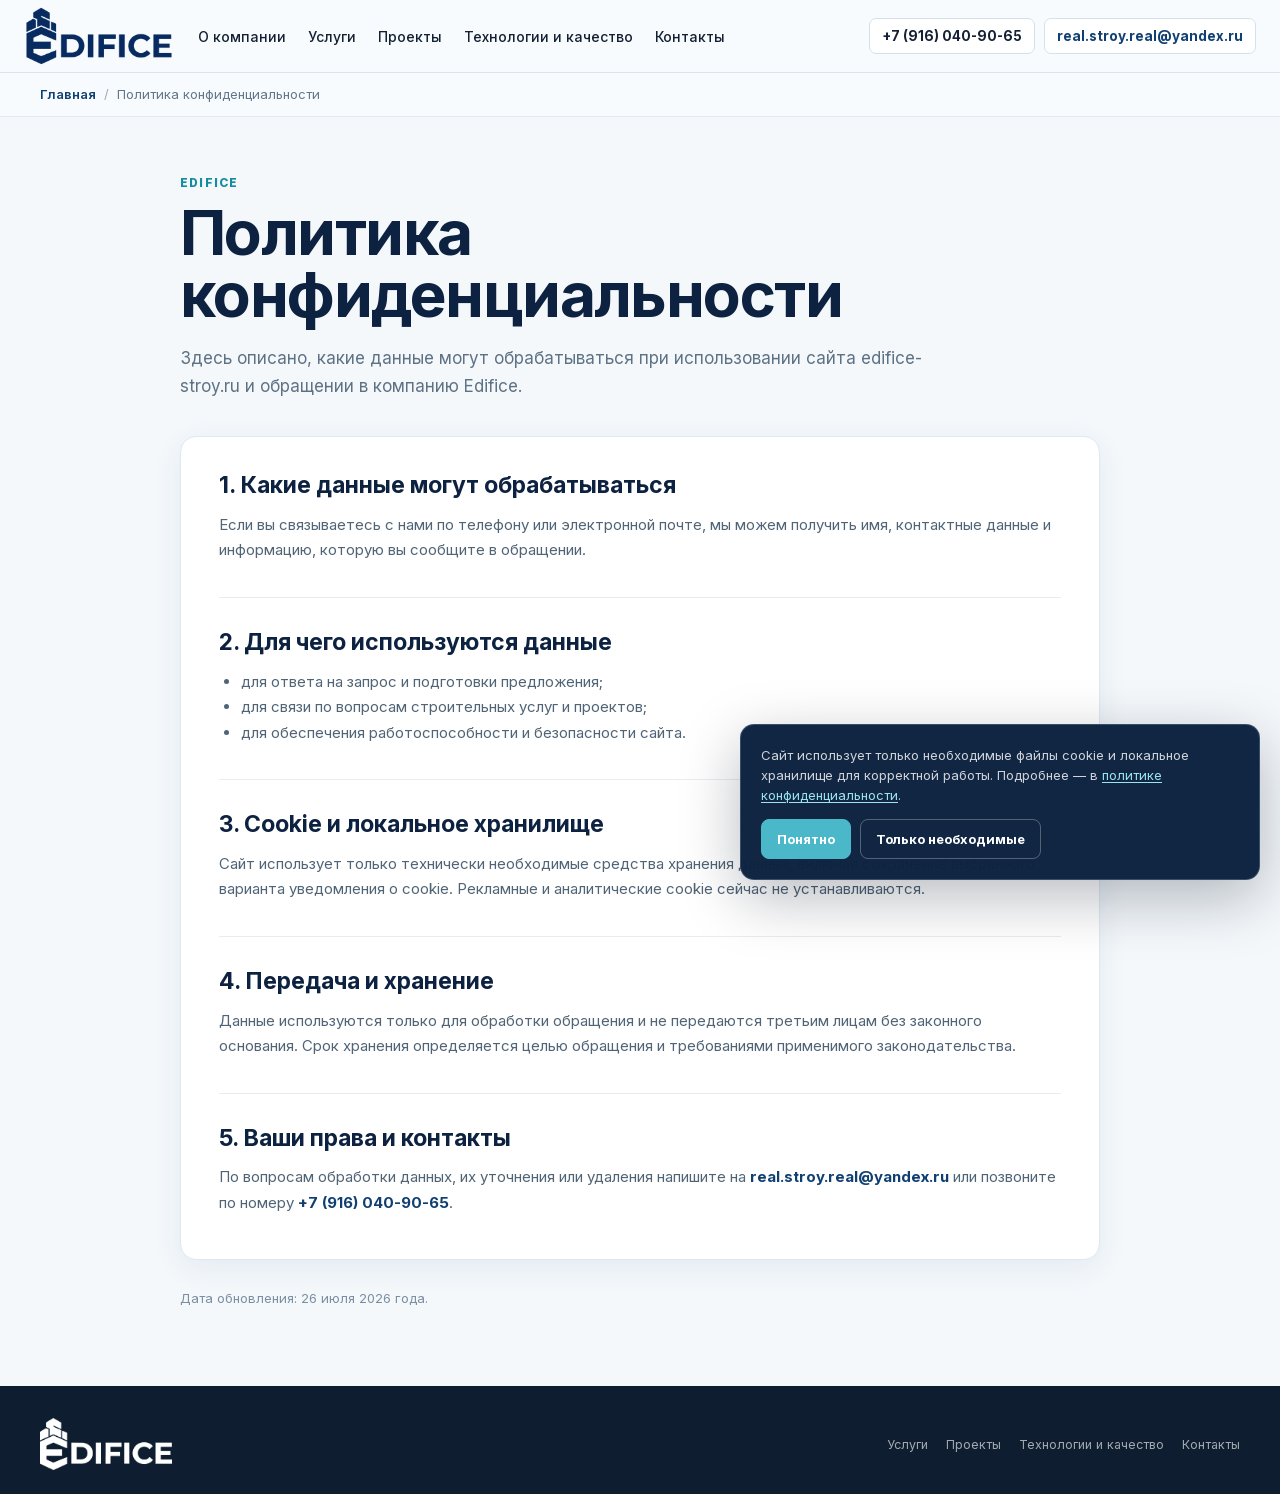
<file: privacy/index.html>
<!DOCTYPE html>
<html lang="ru">
<head>
<meta charset="utf-8">
<meta name="viewport" content="width=device-width, initial-scale=1">
<title>Политика конфиденциальности и cookie — Edifice</title>
<link rel="icon" type="image/png" href="/assets/brand/edifice-favicon.png">
<meta name="description" content="Политика конфиденциальности сайта Edifice: обработка обращений, персональных данных и использование необходимых файлов cookie.">
<meta name="robots" content="index, follow">
<meta name="theme-color" content="#0d2240">
<link rel="canonical" href="https://edifice-stroy.ru/privacy/">
<link rel="alternate" hreflang="ru-RU" href="https://edifice-stroy.ru/privacy/">
<link rel="alternate" hreflang="x-default" href="https://edifice-stroy.ru/privacy/">
<link rel="stylesheet" href="/assets/site-enhancements.css?v=20260727c">
<meta property="og:type" content="website">
<meta property="og:site_name" content="Edifice">
<meta property="og:locale" content="ru_RU">
<meta property="og:title" content="Политика конфиденциальности и cookie — Edifice">
<meta property="og:description" content="Информация об обработке обращений, персональных данных и использовании необходимых cookie на сайте Edifice.">
<meta property="og:url" content="https://edifice-stroy.ru/privacy/">
<meta property="og:image" content="https://edifice-stroy.ru/photo-social.jpg">
<meta property="og:image:alt" content="Строительный объект компании Edifice">
<script type="application/ld+json">{"@context":"https://schema.org","@graph":[{"@type":"WebPage","@id":"https://edifice-stroy.ru/privacy/#webpage","url":"https://edifice-stroy.ru/privacy/","name":"Политика конфиденциальности и cookie — Edifice","isPartOf":{"@id":"https://edifice-stroy.ru/#website"}},{"@type":"BreadcrumbList","itemListElement":[{"@type":"ListItem","position":1,"name":"Главная","item":"https://edifice-stroy.ru/"},{"@type":"ListItem","position":2,"name":"Политика конфиденциальности","item":"https://edifice-stroy.ru/privacy/"}]}]}</script>
<script defer src="/assets/site-enhancements.js?v=20260727c"></script>
<style>
  *, *::before, *::after { box-sizing: border-box; }
  html { scroll-behavior: smooth; scroll-padding-top: 86px; }
  body { margin: 0; padding-top: 72px; font-family: Inter, Arial, sans-serif; color: #142033; background: #f4f8fb; -webkit-font-smoothing: antialiased; }
  a { color: inherit; text-decoration: none; }
  .brand-logo { display: block; width: 150px; max-width: 30vw; height: auto; }
  .privacy-wrap { width: min(920px, calc(100% - 48px)); margin: 0 auto; padding: 58px 0 80px; }
  .privacy-label { color: #168ca0; font-size: 12px; font-weight: 800; letter-spacing: .1em; text-transform: uppercase; }
  h1 { margin: 12px 0 18px; color: #0d2240; font-size: clamp(36px, 6vw, 62px); line-height: 1; letter-spacing: -.025em; }
  .privacy-lead { max-width: 760px; margin: 0 0 36px; color: #5e7285; font-size: 17px; line-height: 1.65; }
  .privacy-card { padding: 34px 38px; border: 1px solid #dce8f2; border-radius: 16px; background: #fff; box-shadow: 0 8px 30px rgba(14, 61, 114, .07); }
  .privacy-card section + section { margin-top: 34px; padding-top: 30px; border-top: 1px solid #e6eef4; }
  h2 { margin: 0 0 12px; color: #0d2240; font-size: 23px; line-height: 1.25; }
  p, li { color: #506476; font-size: 15px; line-height: 1.7; }
  p { margin: 0 0 10px; }
  ul { margin: 10px 0 0; padding-left: 22px; }
  .privacy-contact { color: #103f72; font-weight: 700; }
  .privacy-date { margin-top: 30px; color: #7b8fa1; font-size: 13px; }
  #menuToggle { display: none; }
  @media (max-width: 900px) {
    #mainNav { display: none !important; }
    #navEmail { display: none !important; }
  }
  @media (max-width: 640px) {
    body { padding-top: 64px; }
    header > div { width: calc(100% - 24px) !important; min-height: 64px !important; }
    .brand-logo { width: 118px; }
    #navPhone { padding: 8px 9px !important; font-size: 12px !important; }
    .privacy-wrap { width: calc(100% - 28px); padding: 38px 0 58px; }
    .privacy-card { padding: 24px 20px; }
    h2 { font-size: 20px; }
  }
</style>
</head>
<body>
<header style="position:fixed;top:0;left:0;right:0;z-index:1000;background:rgba(247,251,253,.96);border-bottom:1px solid rgba(212,224,234,.8);-webkit-backdrop-filter:blur(24px);backdrop-filter:blur(24px);">
  <div style="width:min(1360px,calc(100% - 48px));margin:0 auto;display:flex;align-items:center;justify-content:space-between;min-height:72px;gap:24px;">
    <a href="/" aria-label="Edifice — на главную" style="display:flex;align-items:center;line-height:0;"><img class="brand-logo" src="/assets/brand/edifice-logo-header.webp?v=20260727" alt="Edifice" width="900" height="364"></a>
    <nav id="mainNav" style="display:flex;align-items:center;gap:22px;font-size:14px;font-weight:500;">
      <a href="/">О компании</a>
      <a href="/services/">Услуги</a>
      <a href="/projects/">Проекты</a>
      <a href="/technologies/">Технологии и качество</a>
      <a href="/#contacts">Контакты</a>
    </nav>
    <div style="display:flex;align-items:center;gap:9px;margin-left:auto;">
      <a id="navPhone" href="tel:+79160409065" style="padding:9px 12px;border:1px solid #d4e0ea;border-radius:7px;background:#fff;font-size:13.5px;font-weight:700;">+7 (916) 040-90-65</a>
      <a id="navEmail" href="mailto:real.stroy.real@yandex.ru" style="padding:9px 12px;border:1px solid #d4e0ea;border-radius:7px;background:#fff;font-size:13.5px;font-weight:700;color:#103f72;">real.stroy.real@yandex.ru</a>
    </div>
  </div>
</header>

<div class="breadcrumbs-bar">
  <nav class="breadcrumbs" aria-label="Хлебные крошки">
    <a href="/">Главная</a>
    <span class="breadcrumbs-separator" aria-hidden="true">/</span>
    <span class="breadcrumbs-current" aria-current="page">Политика конфиденциальности</span>
  </nav>
</div>

<main class="privacy-wrap">
  <div class="privacy-label">Edifice</div>
  <h1>Политика конфиденциальности</h1>
  <p class="privacy-lead">Здесь описано, какие данные могут обрабатываться при использовании сайта edifice-stroy.ru и обращении в компанию Edifice.</p>

  <article class="privacy-card">
    <section>
      <h2>1. Какие данные могут обрабатываться</h2>
      <p>Если вы связываетесь с нами по телефону или электронной почте, мы можем получить имя, контактные данные и информацию, которую вы сообщите в обращении.</p>
    </section>

    <section>
      <h2>2. Для чего используются данные</h2>
      <ul>
        <li>для ответа на запрос и подготовки предложения;</li>
        <li>для связи по вопросам строительных услуг и проектов;</li>
        <li>для обеспечения работоспособности и безопасности сайта.</li>
      </ul>
    </section>

    <section>
      <h2>3. Cookie и локальное хранилище</h2>
      <p>Сайт использует только технически необходимые средства хранения данных, включая сохранение выбранного варианта уведомления о cookie. Рекламные и аналитические cookie сейчас не устанавливаются.</p>
    </section>

    <section>
      <h2>4. Передача и хранение</h2>
      <p>Данные используются только для обработки обращения и не передаются третьим лицам без законного основания. Срок хранения определяется целью обращения и требованиями применимого законодательства.</p>
    </section>

    <section>
      <h2>5. Ваши права и контакты</h2>
      <p>По вопросам обработки данных, их уточнения или удаления напишите на <a class="privacy-contact" href="mailto:real.stroy.real@yandex.ru">real.stroy.real@yandex.ru</a> или позвоните по номеру <a class="privacy-contact" href="tel:+79160409065">+7 (916) 040-90-65</a>.</p>
    </section>
  </article>
  <div class="privacy-date">Дата обновления: 26 июля 2026 года.</div>
</main>

<footer id="site-footer" style="background:#0e1e30;padding:32px 0 24px;color:#fff;">
  <div style="width:min(1200px,calc(100% - 48px));margin:0 auto;display:flex;align-items:center;justify-content:space-between;flex-wrap:wrap;gap:16px;">
    <a href="/"><img src="/assets/brand/edifice-logo-white.png" alt="Edifice" style="display:block;width:132px;height:auto;"></a>
    <div style="display:flex;gap:18px;flex-wrap:wrap;font-size:12.5px;color:rgba(255,255,255,.62);">
      <a href="/services/">Услуги</a>
      <a href="/projects/">Проекты</a>
      <a href="/technologies/">Технологии и качество</a>
      <a href="/#contacts">Контакты</a>
    </div>
  </div>
</footer>
</body>
</html>
</file>
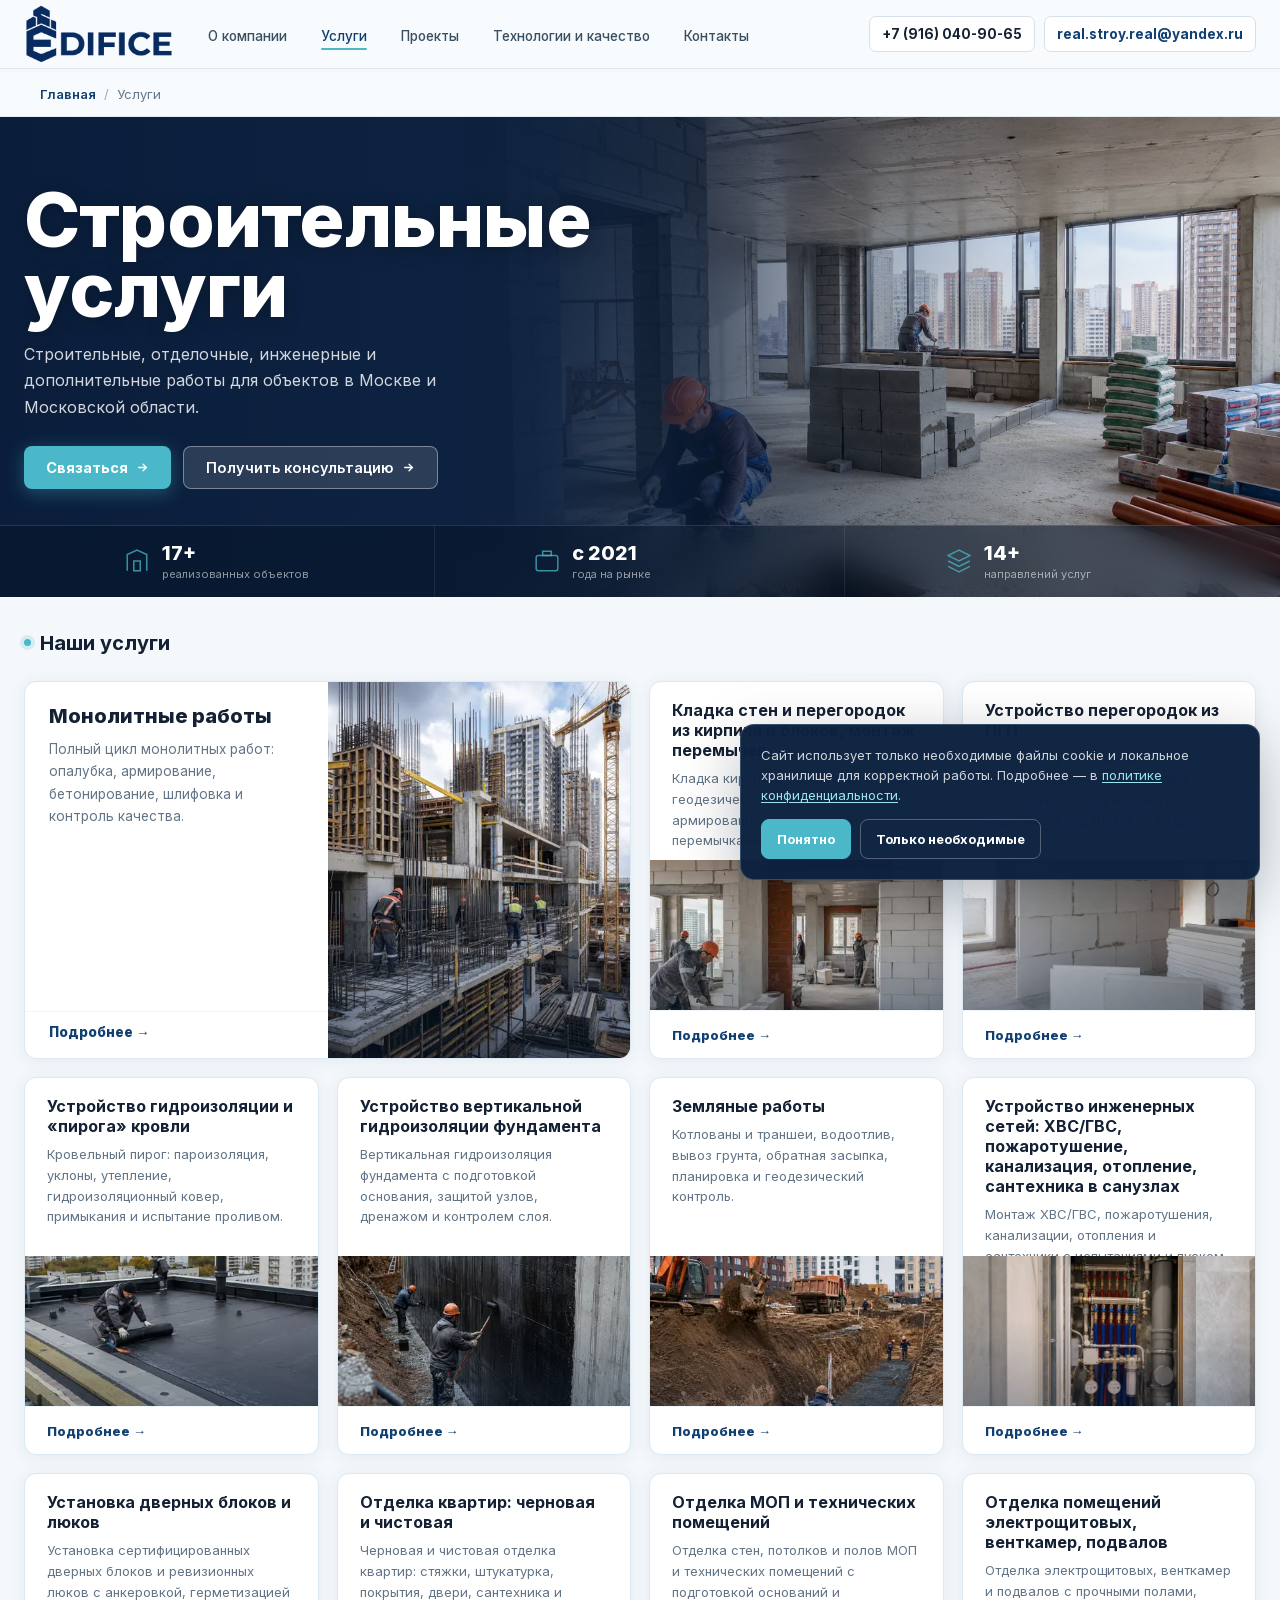
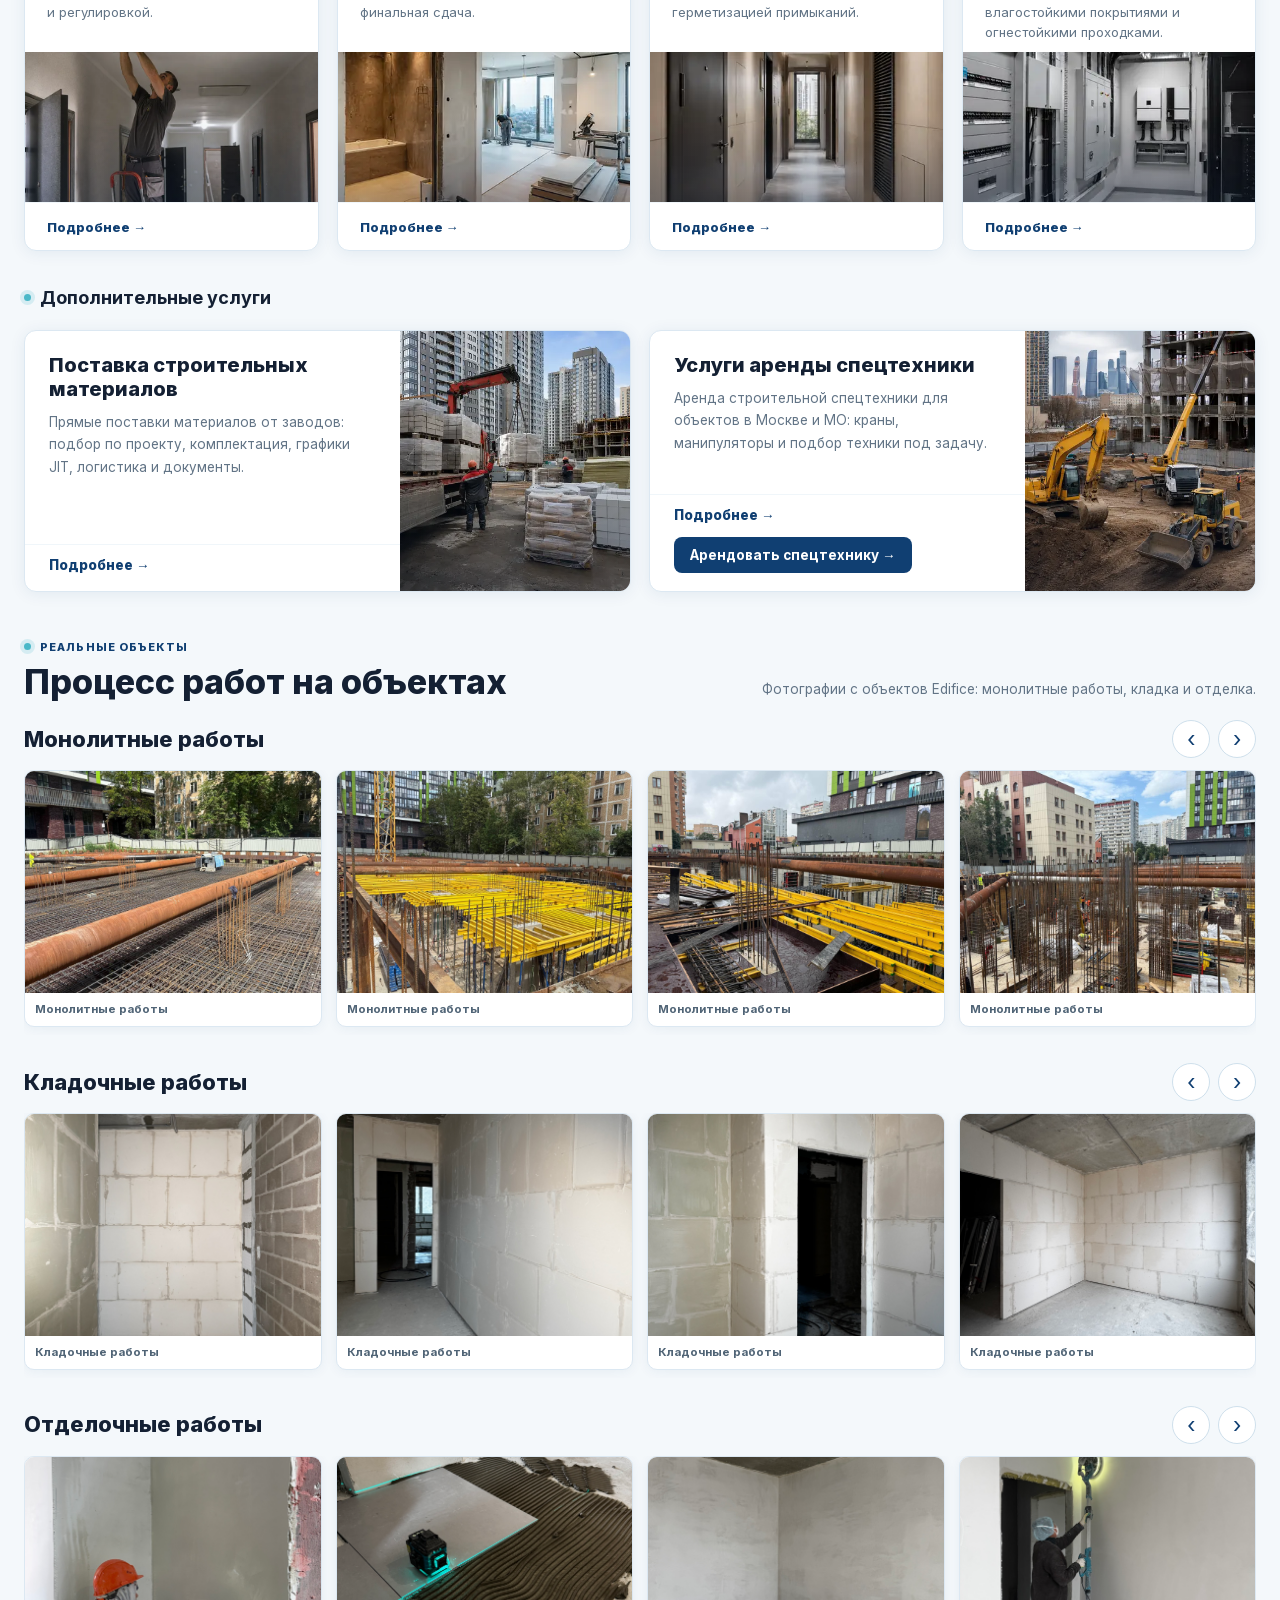
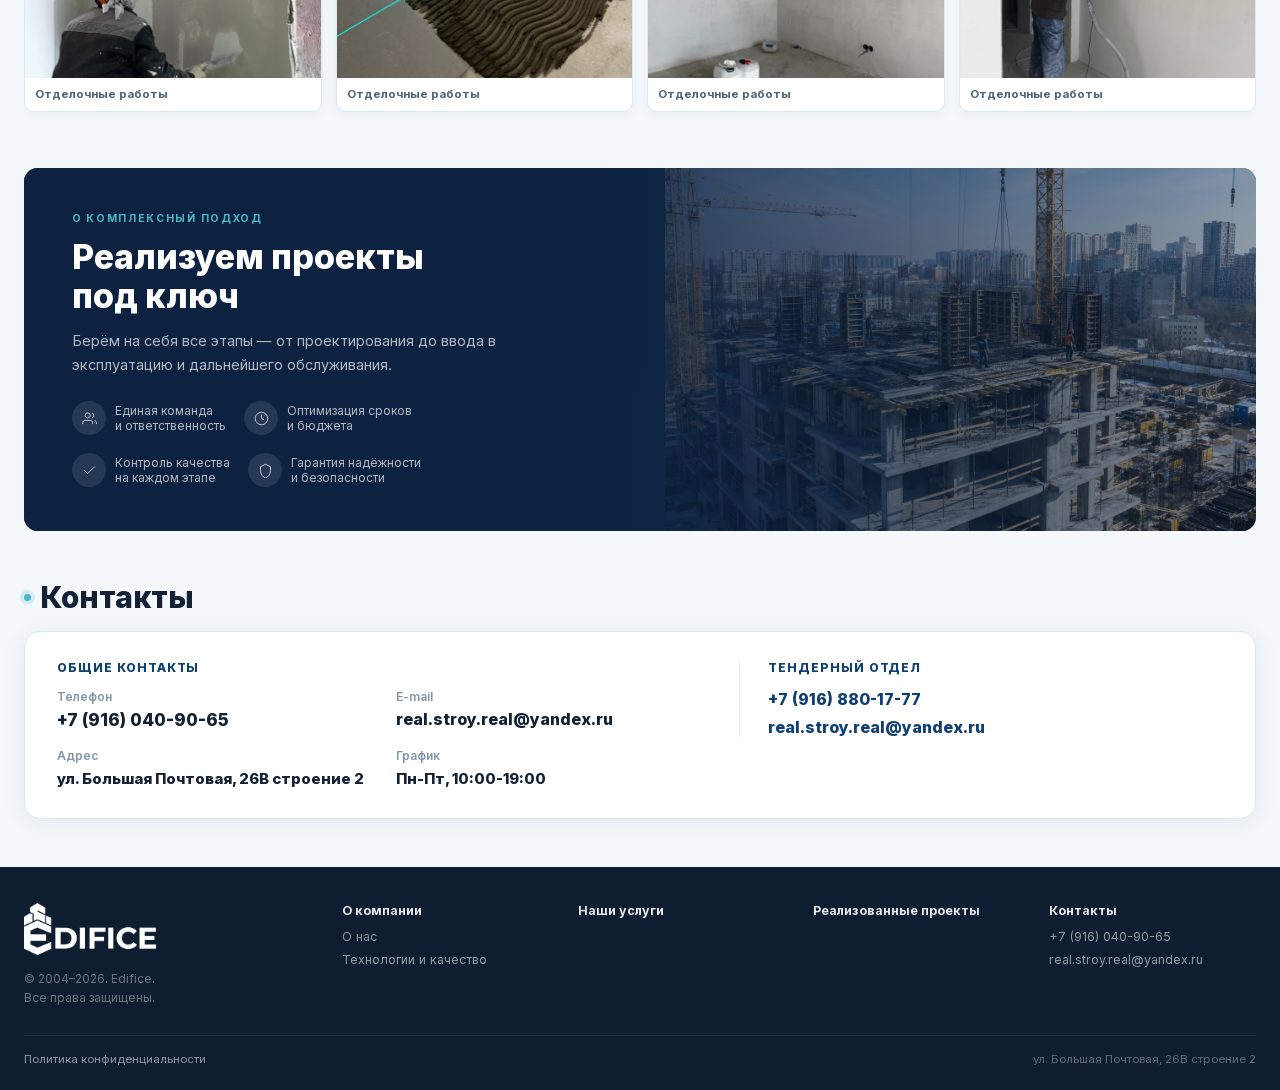
<file: services/index.html>
<!DOCTYPE html>
<html lang="ru">
<head>
<meta charset="utf-8">
<meta name="viewport" content="width=device-width, initial-scale=1">
<title>Строительные услуги в Москве и МО — Edifice</title>
<link rel="icon" type="image/png" href="/assets/brand/edifice-favicon.png">
<meta name="description" content="Строительные услуги Edifice: монолитные работы, отделка, инженерные сети, кладка, гидроизоляция, кровля, земляные работы и поставка материалов.">
<meta name="keywords" content="строительные услуги Москва, монолитные работы, отделка МОП, отделка квартир, инженерные сети, кладка стен, гидроизоляция, кровля">
<meta name="robots" content="index, follow">
<meta name="theme-color" content="#0d2240">
<link rel="canonical" href="https://edifice-stroy.ru/services/">
<link rel="alternate" hreflang="ru-RU" href="https://edifice-stroy.ru/services/">
<link rel="alternate" hreflang="x-default" href="https://edifice-stroy.ru/services/">
<link rel="stylesheet" href="/assets/site-enhancements.css?v=20260727c">
<meta property="og:type" content="website">
<meta property="og:site_name" content="Edifice">
<meta property="og:locale" content="ru_RU">
<meta property="og:title" content="Строительные услуги в Москве и МО — Edifice">
<meta property="og:description" content="Монолитные работы, кладка, перегородки, гидроизоляция, кровля, земляные работы, инженерные сети, отделка и поставка материалов.">
<meta property="og:url" content="https://edifice-stroy.ru/services/">
<meta property="og:image" content="https://edifice-stroy.ru/photo-services-social.jpg">
<meta property="og:image:alt" content="Строительные услуги компании Edifice">
<meta name="twitter:card" content="summary_large_image">
<meta name="twitter:title" content="Строительные услуги в Москве и МО — Edifice">
<meta name="twitter:description" content="Строительные услуги для объектов в Москве и Московской области.">
<meta name="twitter:image" content="https://edifice-stroy.ru/photo-services-social.jpg">
<meta name="twitter:image:alt" content="Строительные услуги компании Edifice">
<script type="application/ld+json">{"@context":"https://schema.org","@graph":[{"@type":"WebPage","@id":"https://edifice-stroy.ru/services/#webpage","url":"https://edifice-stroy.ru/services/","name":"Строительные услуги в Москве и МО — Edifice","isPartOf":{"@id":"https://edifice-stroy.ru/#website"}},{"@type":"BreadcrumbList","itemListElement":[{"@type":"ListItem","position":1,"name":"Главная","item":"https://edifice-stroy.ru/"},{"@type":"ListItem","position":2,"name":"Услуги","item":"https://edifice-stroy.ru/services/"}]},{"@type":"ItemList","name":"Строительные услуги Edifice","itemListElement":[{"@type":"ListItem","position":1,"name":"Монолитные работы"},{"@type":"ListItem","position":2,"name":"Кладка стен и перегородок из кирпича и блоков, монтаж перемычек"},{"@type":"ListItem","position":3,"name":"Устройство перегородок из ПГП"},{"@type":"ListItem","position":4,"name":"Устройство гидроизоляции и «пирога» кровли"},{"@type":"ListItem","position":5,"name":"Устройство вертикальной гидроизоляции фундамента"},{"@type":"ListItem","position":6,"name":"Земляные работы"},{"@type":"ListItem","position":7,"name":"Устройство инженерных сетей: ХВС/ГВС, пожаротушение, канализация, отопление, сантехника в санузлах"},{"@type":"ListItem","position":8,"name":"Установка дверных блоков и люков"},{"@type":"ListItem","position":9,"name":"Отделка квартир: черновая и чистовая"},{"@type":"ListItem","position":10,"name":"Отделка МОП и технических помещений"},{"@type":"ListItem","position":11,"name":"Отделка помещений электрощитовых, венткамер, подвалов"},{"@type":"ListItem","position":12,"name":"Поставка строительных материалов"},{"@type":"ListItem","position":13,"name":"Услуги аренды спецтехники"}]}]}</script>
<script defer src="/assets/site-enhancements.js?v=20260727c"></script>
</head>
<body>
<x-dc>
<helmet>
<style>
  *, *::before, *::after { box-sizing: border-box; }
  html { scroll-behavior: smooth; scroll-padding-top: 86px; overflow-x: hidden; }
  body { margin: 0; padding-top: 72px; overflow-x: hidden; font-family: 'Inter', Arial, sans-serif; color: #142033; background: #f4f8fb; -webkit-font-smoothing: antialiased; }
  x-dc { display: block; }
  h1, h2, h3, h4, p { margin: 0; }
  a { color: inherit; text-decoration: none; }
  .brand-logo { display: block; width: 150px; max-width: 30vw; height: auto; object-fit: contain; }
  button, input, select, textarea { font: inherit; }
  #menuToggle { display: none !important; }
  .services-hero { position: relative; min-height: 440px; display: flex; flex-direction: column; overflow: hidden; background: #0d2240; }
  .services-hero-photo { position: absolute; right: 0; top: 0; width: 64%; height: 100%; object-fit: cover; object-position: center; z-index: 0; }
  .services-hero-blend { position: absolute; inset: 0; z-index: 1; pointer-events: none; background: linear-gradient(92deg, #0a1e3c 0%, #0d2240 31%, rgba(13,34,64,.95) 42%, rgba(13,34,64,.74) 53%, rgba(13,34,64,.36) 66%, rgba(13,34,64,.08) 82%, rgba(13,34,64,0) 100%); }
  .services-hero-content { position: relative; z-index: 2; width: min(1240px, calc(100% - 48px)); margin: 0 auto; padding: 68px 0 36px; flex: 1; display: flex; flex-direction: column; justify-content: center; }
  .services-hero-title { font-size: clamp(44px, 6.5vw, 76px); font-weight: 800; line-height: .92; color: #fff; letter-spacing: -.01em; margin-bottom: 16px; max-width: 520px; text-shadow: 0 2px 18px rgba(0,0,0,.28); }
  .services-hero-lead { font-size: 16px; line-height: 1.65; color: rgba(255,255,255,.82); margin-bottom: 26px; max-width: 470px; }
  .services-hero-actions { display: flex; gap: 12px; flex-wrap: wrap; }
  .hero-stats-shell { position: relative; z-index: 2; border-top: 1px solid rgba(255,255,255,.12); background: rgba(7,20,40,.52); -webkit-backdrop-filter: blur(16px); backdrop-filter: blur(16px); }
  .hero-stats-row { width: min(1240px, calc(100% - 48px)); margin: 0 auto; display: grid; grid-template-columns: repeat(3, minmax(0, 1fr)); }
  .hero-stat-item { min-width: 0; padding: 16px 28px; display: flex; align-items: center; justify-content: center; gap: 12px; }
  .hero-stat-content { width: 172px; min-width: 0; }
  .svc-card { transition: box-shadow .18s, transform .18s; }
  .svc-card:hover { box-shadow: 0 6px 28px rgba(14,61,114,.14) !important; transform: translateY(-2px); }
  .svc-main-grid > .svc-card:not(.svc-feature-card) {
    display: grid !important;
    grid-template-rows: 178px 150px 50px;
    height: 378px;
  }
  .svc-main-grid > .svc-card:not(.svc-feature-card) > div:nth-of-type(1) {
    padding: 18px 22px 12px !important;
    overflow: hidden;
  }
  .svc-main-grid > .svc-card:not(.svc-feature-card) > div:nth-of-type(1) h3 {
    overflow: hidden;
  }
  .svc-main-grid > .svc-card:not(.svc-feature-card) > div:nth-of-type(1) p {
    overflow: hidden;
  }
  .svc-main-grid > .svc-card:not(.svc-feature-card) > div:nth-of-type(2) {
    height: 150px !important;
  }
  .svc-main-grid > .svc-card:not(.svc-feature-card) > div:nth-of-type(3) {
    display: flex;
    align-items: center;
    min-height: 50px;
    padding: 0 22px !important;
  }
  .svc-feature-card {
    display: grid !important;
    grid-template-columns: minmax(0, 1fr) minmax(190px, 38%) !important;
    grid-template-rows: 1fr auto !important;
    min-height: 260px;
  }
  .svc-main-grid > .svc-feature-card {
    grid-template-columns: repeat(2, minmax(0, 1fr)) !important;
  }
  .svc-feature-text { grid-column: 1; grid-row: 1; }
  .svc-feature-media { grid-column: 2; grid-row: 1 / span 2; height: 100% !important; min-height: 260px; }
  .svc-feature-link { grid-column: 1; grid-row: 2; }
  .cta-photo { position: absolute; right: 0; top: 0; width: 48%; height: 100%; object-fit: cover; object-position: center; opacity: .72; }
  .cta-photo-overlay { position: absolute; inset: 0; background: linear-gradient(90deg, #0d2240 0%, rgba(13,34,64,.96) 40%, rgba(13,34,64,.66) 58%, rgba(13,34,64,.18) 100%); pointer-events: none; }
  .contacts-compact-grid { display:grid;grid-template-columns:1.15fr .85fr;gap:28px;align-items:start; }
  .contacts-info-grid { display:grid;grid-template-columns:repeat(2,minmax(0,1fr));gap:16px 24px; }
  .contacts-tender { border-left:1px solid #e6eff6;padding-left:28px; }
  .service-modal { position: fixed; inset: 0; z-index: 2200; display: none; align-items: center; justify-content: center; padding: 24px; background: rgba(9,22,37,.58); -webkit-backdrop-filter: blur(8px); backdrop-filter: blur(8px); }
  .service-modal.open { display: flex; }
  .service-modal-card { position: relative; width: min(920px, 100%); max-height: calc(100vh - 48px); overflow: auto; border-radius: 16px; background: #fff; box-shadow: 0 30px 90px rgba(0,0,0,.28); }
  .service-modal-close { position: absolute; top: 14px; right: 14px; z-index: 2; width: 38px; height: 38px; border: 1px solid #dce8f2; border-radius: 50%; background: #fff; color: #142033; font-size: 28px; line-height: 1; cursor: pointer; }
  .service-modal-inner { display: grid; grid-template-columns: minmax(240px, 34%) 1fr; gap: 0; }
  .service-modal-aside { position: relative; min-height: 520px; background: #0d2240; overflow: hidden; }
  .service-modal-aside img { position: absolute; inset: 0; width: 100%; height: 100%; object-fit: cover; opacity: .78; }
  .service-modal-aside::after { content: ""; position: absolute; inset: 0; background: linear-gradient(180deg, rgba(13,34,64,.15), rgba(13,34,64,.86)); }
  .service-modal-content { padding: 38px 38px 34px; }
  .service-modal-eyebrow { display: block; margin-bottom: 10px; color: #4ab8c8; font-size: 12px; font-weight: 800; text-transform: uppercase; letter-spacing: .12em; }
  .service-modal-content h2 { font-size: clamp(26px, 3vw, 34px); line-height: 1.08; color: #142033; margin-bottom: 14px; font-weight: 800; }
  .service-modal-summary { color: #627486; font-size: 15px; line-height: 1.55; margin-bottom: 20px; }
  .service-modal-content h3 { color: #142033; font-size: 18px; margin-bottom: 10px; }
  .service-modal-list { margin: 0 0 24px; padding-left: 18px; color: #506476; font-size: 14.5px; line-height: 1.52; }
  .service-modal-list li { margin-bottom: 8px; }
  .service-modal-actions { display: flex; gap: 10px; flex-wrap: wrap; }
  .service-modal-actions a { display: inline-flex; align-items: center; justify-content: center; min-height: 44px; padding: 11px 16px; border-radius: 8px; background: #103f72; color: #fff; font-size: 14px; font-weight: 800; }
  .service-details-btn { color: #103f72 !important; font-weight: 800 !important; cursor: pointer; }
  .service-card-clickable { cursor: pointer; }
  .service-card-clickable:focus-visible { outline: 3px solid rgba(74,184,200,.7); outline-offset: 3px; }
  .service-external-btn { display:inline-flex; align-items:center; gap:6px; padding:10px 16px; border-radius:8px; background:#103f72; color:#fff; font-size:13.5px; font-weight:700; }
  @media (max-width: 920px) {
    #menuToggle { display: flex !important; }
    #mainNav { display: none !important; position: absolute; top: 62px; right: 0; left: auto; width: min(282px, calc(100vw - 48px)); flex-direction: column; gap: 2px; padding: 8px; background: rgba(255,255,255,.96); border: 1px solid #d4e0ea; border-radius: 14px; box-shadow: 0 18px 45px rgba(13,34,64,.18); z-index: 99; backdrop-filter: blur(18px); }
    #mainNav.open { display: flex !important; }
    #mainNav a { padding: 13px 14px !important; border-bottom: 0 !important; border-radius: 10px; color: #142033 !important; }
    #mainNav a:hover { background: #eef6fa; }
    #mainNav a span { display: none !important; }
    #navEmail { display: none !important; }
  }
  @media (max-width: 900px) {
    .svc-main-grid { grid-template-columns: repeat(2, 1fr) !important; }
    .svc-main-grid article[style*="span 2"] { grid-column: span 2 !important; }
    .footer-cols { grid-template-columns: repeat(2, 1fr) !important; }
  }
  @media (max-width: 600px) {
    .svc-main-grid { grid-template-columns: repeat(2, minmax(0, 1fr)) !important; gap: 12px !important; }
    .svc-main-grid article[style*="span 2"] { grid-column: span 2 !important; }
    .cta-inner { flex-direction: column !important; align-items: flex-start !important; }
    .hero-stats-row { grid-template-columns: repeat(3, minmax(0, 1fr)) !important; }
    .services-hero { min-height: 0 !important; }
    .services-hero-photo { left: 0 !important; right: auto !important; width: 100% !important; height: 72% !important; object-position: center top !important; }
    .services-hero-blend { background: linear-gradient(180deg, rgba(13,34,64,.32) 0%, rgba(13,34,64,.42) 26%, rgba(13,34,64,.62) 44%, rgba(13,34,64,.86) 62%, #0d2240 84%, #0d2240 100%) !important; }
    .services-hero-content { width: min(100% - 48px, 520px) !important; padding: clamp(300px, 46vh, 410px) 0 32px !important; justify-content: flex-end !important; }
    .services-hero-title { font-size: clamp(36px, 11vw, 48px) !important; line-height: 1.02 !important; max-width: 360px !important; margin-bottom: 14px !important; }
    .services-hero-lead { font-size: 16px !important; line-height: 1.55 !important; max-width: 360px !important; margin-bottom: 22px !important; color: rgba(255,255,255,.86) !important; }
    .services-hero-actions { display: grid !important; grid-template-columns: 1fr !important; gap: 10px !important; }
    .services-hero-actions a { width: 100%; justify-content: center; padding: 14px 18px !important; }
    .hero-stat-item { padding: 10px 6px !important; gap: 5px !important; justify-content: center !important; }
    .hero-stat-content { width: auto !important; }
    .hero-stats-row svg { width: 19px !important; height: 19px !important; flex-shrink: 0 !important; }
    .hero-stats-row strong { font-size: 16px !important; }
    .hero-stats-row span { font-size: 8.5px !important; line-height: 1.15 !important; margin-top: 2px !important; }
    .svc-feature-card { display: grid !important; grid-template-columns: minmax(0,1fr) minmax(120px,38%) !important; min-height: 220px !important; }
    .svc-feature-media { height: 100% !important; min-height: 220px !important; }
    .additional-services-grid { grid-template-columns: 1fr !important; gap: 14px !important; }
    .additional-services-grid .svc-feature-card { grid-column: 1 / -1 !important; grid-template-columns: minmax(0,1fr) minmax(128px,40%) !important; grid-template-rows: 1fr auto !important; min-height: 270px !important; width: 100% !important; }
    .additional-services-grid .svc-feature-text { padding: 18px 16px 10px !important; }
    .additional-services-grid .svc-feature-text h3 { font-size: 18px !important; line-height: 1.16 !important; margin-bottom: 10px !important; }
    .additional-services-grid .svc-feature-text p { font-size: 12.5px !important; line-height: 1.45 !important; }
    .additional-services-grid .svc-feature-media { min-height: 270px !important; height: 100% !important; }
    .additional-services-grid .svc-feature-link { padding: 10px 16px 14px !important; }
    .additional-services-grid .svc-feature-link a { font-size: 12px !important; line-height: 1.25 !important; }
    .svc-main-grid > .svc-card:not(.svc-feature-card) { grid-template-rows: 142px 118px 44px !important; height: 304px !important; border-radius: 10px !important; }
    .svc-main-grid > .svc-card:not(.svc-feature-card) > div:nth-of-type(1) { padding: 14px 12px 10px !important; }
    .svc-main-grid > .svc-card:not(.svc-feature-card) > div:nth-of-type(1) h3 { font-size: 15px !important; line-height: 1.18 !important; }
    .svc-main-grid > .svc-card:not(.svc-feature-card) > div:nth-of-type(1) p { font-size: 12px !important; line-height: 1.35 !important; }
    .svc-main-grid > .svc-card:not(.svc-feature-card) > div:nth-of-type(2) { height: 118px !important; }
    .svc-main-grid > .svc-card:not(.svc-feature-card) > div:nth-of-type(3) { min-height: 44px !important; padding: 0 12px !important; }
    .svc-main-grid > .svc-card:not(.svc-feature-card) > div:nth-of-type(3) a { font-size: 11.5px !important; }
    .cta-photo { width: 100% !important; height: 48% !important; opacity: .45 !important; }
    .cta-photo-overlay { background: linear-gradient(180deg, rgba(13,34,64,.2) 0%, rgba(13,34,64,.82) 46%, #0d2240 100%) !important; }
    .contacts-compact-grid { grid-template-columns: 1fr !important; gap: 22px !important; }
    .contacts-info-grid { grid-template-columns: 1fr !important; gap: 14px !important; }
    .contacts-tender { border-left: 0 !important; border-top: 1px solid #e6eff6 !important; padding-left: 0 !important; padding-top: 20px !important; }
    .service-modal { padding: 14px !important; }
    .service-modal-inner { grid-template-columns: 1fr !important; }
    .service-modal-aside { min-height: 180px !important; }
    .service-modal-content { padding: 28px 22px 24px !important; }
    .service-modal-list { font-size: 13.5px !important; }
  }

  @media (max-width: 480px) {
    header > div { width: calc(100% - 24px) !important; gap: 8px !important; min-height: 64px !important; }
    header a[href="/"] { gap: 8px !important; min-width: 0 !important; }
    header .brand-logo { width: 118px !important; max-width: 34vw !important; }
    header > div > div:last-child { gap: 7px !important; }
    header > div > div:last-child > a[href="#contacts"], #navPhone { padding: 8px 9px !important; font-size: 12px !important; border-radius: 7px !important; }
    #menuToggle { width: 36px !important; height: 36px !important; border-radius: 7px !important; }
    .hero-stats-row { width: calc(100% - 24px) !important; }
  }
  .work-gallery-groups { display:grid; gap:28px; }
  .work-gallery-group { min-width:0; }
  .work-gallery-group-header { display:flex; align-items:center; justify-content:space-between; gap:16px; margin-bottom:12px; }
  .work-gallery-group-title { margin:0; color:#142033; font-size:clamp(18px,2vw,22px); font-weight:800; line-height:1.2; }
  .work-gallery { display:grid; grid-auto-flow:column; grid-template-rows:minmax(0,1fr); grid-auto-columns:calc((100% - 42px)/4); gap:14px; overflow-x:auto; scroll-snap-type:x mandatory; scroll-behavior:smooth; overscroll-behavior-inline:contain; padding:0 0 8px; scrollbar-width:thin; }
  .work-gallery figure { margin:0; overflow:hidden; border:1px solid #dce8f2; border-radius:10px; background:#fff; box-shadow:0 2px 12px rgba(14,61,114,.06); scroll-snap-align:start; }
  .work-gallery img { display:block; width:100%; aspect-ratio:4/3; object-fit:cover; transition:transform .25s ease; }
  .work-gallery figure:hover img { transform:scale(1.035); }
  .work-gallery figcaption { padding:9px 10px 10px; color:#506476; font-size:11.5px; font-weight:700; }
  .gallery-controls { display:flex; gap:8px; flex-shrink:0; }
  .gallery-control { width:38px; height:38px; border:1px solid #cfe0ec; border-radius:50%; background:#fff; color:#103f72; font-size:22px; line-height:1; cursor:pointer; }
  .gallery-control:hover { background:#103f72; color:#fff; border-color:#103f72; }
    @media (max-width: 900px) { .work-gallery { grid-auto-columns:calc((100% - 28px)/3); } }
    @media (max-width: 640px) { .work-gallery-groups { gap:24px; } .work-gallery-group-header { margin-bottom:10px; } .work-gallery { grid-auto-columns:calc((100% - 10px)/2); gap:10px; } .work-gallery figcaption { font-size:11px; padding:8px 9px; } }
</style>
</helmet>

<!-- HEADER -->
<header style="position:fixed;top:0;left:0;right:0;z-index:1000;background:rgba(247,251,253,.96);border-bottom:1px solid rgba(212,224,234,.8);-webkit-backdrop-filter:blur(24px);backdrop-filter:blur(24px);">
  <div style="width:min(1360px,calc(100% - 48px));margin:0 auto;display:flex;align-items:center;justify-content:space-between;min-height:68px;gap:24px;position:relative;">
    <a href="/" aria-label="Edifice — на главную" style="display:flex;align-items:center;flex-shrink:0;line-height:0;"><img class="brand-logo" src="/assets/brand/edifice-logo-header.webp?v=20260727" alt="Edifice" width="900" height="364"></a>
    <nav id="mainNav" style="display:flex;align-items:center;gap:14px;font-size:13.5px;font-weight:500;">
      <a href="/" style="color:#3a4e62;padding:22px 10px 18px;white-space:nowrap;">О компании</a>
      <a href="/services/" style="color:#103f72;padding:22px 10px 18px;position:relative;white-space:nowrap;">Услуги<span style="position:absolute;bottom:12px;left:10px;right:10px;height:2px;background:#4ab8c8;border-radius:1px;display:block;"></span></a>
      <a href="/projects/" style="color:#3a4e62;padding:22px 10px 18px;white-space:nowrap;">Проекты</a>
      <a href="/technologies/" style="color:#3a4e62;padding:22px 10px 18px;white-space:nowrap;">Технологии и качество</a>
      <a href="#contacts" style="color:#3a4e62;padding:22px 10px 18px;white-space:nowrap;">Контакты</a>
    </nav>
    <div style="display:flex;align-items:center;gap:9px;flex-shrink:0;margin-left:auto;">
      <a id="navPhone" href="tel:+79160409065" style="padding:9px 12px;border:1px solid #d4e0ea;border-radius:7px;background:#fff;font-size:13.5px;font-weight:700;color:#142033;white-space:nowrap;">+7 (916) 040-90-65</a>
      <a id="navEmail" href="mailto:real.stroy.real@yandex.ru" style="padding:9px 12px;border:1px solid #d4e0ea;border-radius:7px;background:#fff;font-size:13.5px;font-weight:700;color:#103f72;white-space:nowrap;">real.stroy.real@yandex.ru</a>
      <button id="menuToggle" aria-label="Меню" style="width:38px;height:38px;border:1px solid #d4e0ea;border-radius:7px;background:#fff;cursor:pointer;align-items:center;justify-content:center;">
        <svg width="17" height="13" viewBox="0 0 18 14" fill="none"><path d="M0 1h18M0 7h18M0 13h18" stroke="#142033" stroke-width="1.8" stroke-linecap="round"/></svg>
      </button>
    </div>
  </div>
</header>

<div class="breadcrumbs-bar">
  <nav class="breadcrumbs" aria-label="Хлебные крошки">
    <a href="/">Главная</a>
    <span class="breadcrumbs-separator" aria-hidden="true">/</span>
    <span class="breadcrumbs-current" aria-current="page">Услуги</span>
  </nav>
</div>

<!-- HERO -->
<section class="services-hero">
  <img class="services-hero-photo" src="/photo-services.webp?v=20260727b" srcset="/photo-services-720.webp?v=20260727b 720w, /photo-services.webp?v=20260727b 1400w" sizes="(max-width: 780px) 100vw, 64vw" alt="Строительные услуги компании" width="1400" height="1120" fetchpriority="high" decoding="async">
  <div class="services-hero-blend"></div>
  <!-- Building SVG (same style as Главная) -->
  <svg style="display:none" viewBox="0 0 640 440" fill="none" xmlns="http://www.w3.org/2000/svg">
    <defs>
      <linearGradient id="sg2" x1="0" y1="0" x2="1" y2="0"><stop offset="0%" stop-color="#2a6090" stop-opacity=".95"/><stop offset="50%" stop-color="#4888b8" stop-opacity=".88"/><stop offset="100%" stop-color="#3070a0" stop-opacity=".82"/></linearGradient>
      <linearGradient id="sg3" x1="0" y1="0" x2="0" y2="1"><stop offset="0%" stop-color="rgba(255,255,255,.22)"/><stop offset="100%" stop-color="rgba(255,255,255,.04)"/></linearGradient>
      <linearGradient id="lf2" x1="0" y1="0" x2="1" y2="0"><stop offset="0%" stop-color="#0d2240" stop-opacity="1"/><stop offset="50%" stop-color="#0d2240" stop-opacity="0"/></linearGradient>
    </defs>
    <rect x="270" y="20" width="70" height="420" rx="2" fill="url(#sg2)"/><rect x="270" y="20" width="70" height="420" fill="url(#sg3)"/>
    <line x1="270" y1="20" x2="270" y2="440" stroke="rgba(255,255,255,.12)" stroke-width="1"/>
    <line x1="287" y1="20" x2="287" y2="440" stroke="rgba(255,255,255,.07)" stroke-width="1"/>
    <line x1="304" y1="20" x2="304" y2="440" stroke="rgba(255,255,255,.07)" stroke-width="1"/>
    <line x1="321" y1="20" x2="321" y2="440" stroke="rgba(255,255,255,.07)" stroke-width="1"/>
    <line x1="340" y1="20" x2="340" y2="440" stroke="rgba(255,255,255,.12)" stroke-width="1"/>
    <line x1="270" y1="65" x2="340" y2="65" stroke="rgba(255,255,255,.06)" stroke-width="1"/>
    <line x1="270" y1="105" x2="340" y2="105" stroke="rgba(255,255,255,.06)" stroke-width="1"/>
    <line x1="270" y1="145" x2="340" y2="145" stroke="rgba(255,255,255,.06)" stroke-width="1"/>
    <line x1="270" y1="185" x2="340" y2="185" stroke="rgba(255,255,255,.06)" stroke-width="1"/>
    <line x1="270" y1="225" x2="340" y2="225" stroke="rgba(255,255,255,.06)" stroke-width="1"/>
    <polygon points="305,5 299,20 311,20" fill="#3878a8"/>
    <rect x="360" y="70" width="56" height="370" rx="2" fill="#1e5280" opacity=".9"/><rect x="360" y="70" width="56" height="370" fill="url(#sg3)"/>
    <line x1="374" y1="70" x2="374" y2="440" stroke="rgba(255,255,255,.08)" stroke-width="1"/>
    <line x1="388" y1="70" x2="388" y2="440" stroke="rgba(255,255,255,.07)" stroke-width="1"/>
    <line x1="402" y1="70" x2="402" y2="440" stroke="rgba(255,255,255,.07)" stroke-width="1"/>
    <line x1="416" y1="70" x2="416" y2="440" stroke="rgba(255,255,255,.08)" stroke-width="1"/>
    <polygon points="388,55 383,70 393,70" fill="#2a5e88"/>
    <rect x="440" y="130" width="78" height="310" rx="2" fill="#2d6898" opacity=".85"/><rect x="440" y="130" width="78" height="310" fill="url(#sg3)"/>
    <line x1="458" y1="130" x2="458" y2="440" stroke="rgba(255,255,255,.06)" stroke-width="1"/>
    <line x1="476" y1="130" x2="476" y2="440" stroke="rgba(255,255,255,.06)" stroke-width="1"/>
    <line x1="494" y1="130" x2="494" y2="440" stroke="rgba(255,255,255,.06)" stroke-width="1"/>
    <line x1="512" y1="130" x2="512" y2="440" stroke="rgba(255,255,255,.06)" stroke-width="1"/>
    <rect x="204" y="100" width="52" height="340" rx="2" fill="#1e4e7a" opacity=".82"/><rect x="204" y="100" width="52" height="340" fill="url(#sg3)"/>
    <line x1="218" y1="100" x2="218" y2="440" stroke="rgba(255,255,255,.06)" stroke-width="1"/>
    <line x1="232" y1="100" x2="232" y2="440" stroke="rgba(255,255,255,.06)" stroke-width="1"/>
    <line x1="246" y1="100" x2="246" y2="440" stroke="rgba(255,255,255,.06)" stroke-width="1"/>
    <!-- Cranes -->
    <line x1="540" y1="440" x2="540" y2="60" stroke="rgba(255,255,255,.32)" stroke-width="1.8"/>
    <line x1="540" y1="60" x2="600" y2="72" stroke="rgba(255,255,255,.28)" stroke-width="1.4"/>
    <line x1="540" y1="60" x2="488" y2="72" stroke="rgba(255,255,255,.22)" stroke-width="1.4"/>
    <line x1="580" y1="72" x2="580" y2="108" stroke="rgba(255,255,255,.2)" stroke-width="1" stroke-dasharray="3,3"/>
    <line x1="150" y1="440" x2="150" y2="80" stroke="rgba(255,255,255,.25)" stroke-width="1.6"/>
    <line x1="150" y1="80" x2="200" y2="90" stroke="rgba(255,255,255,.22)" stroke-width="1.2"/>
    <line x1="150" y1="80" x2="108" y2="90" stroke="rgba(255,255,255,.18)" stroke-width="1.2"/>
    <rect x="140" y="250" width="50" height="190" rx="1" fill="#1a406a" opacity=".65"/>
    <rect x="560" y="270" width="48" height="170" rx="1" fill="#1a3e62" opacity=".6"/>
    <rect x="130" y="420" width="380" height="20" rx="0" fill="#0d2240" opacity=".55"/>
    <rect x="130" y="420" width="380" height="20" fill="url(#sg3)" opacity=".1"/>
    <rect x="0" y="0" width="300" height="440" fill="url(#lf2)"/>
  </svg>

  <div class="services-hero-content">
      <h1 class="services-hero-title">Строительные услуги</h1>
      <p class="services-hero-lead">Строительные, отделочные, инженерные и дополнительные работы для объектов в Москве и Московской области.</p>
      <div class="services-hero-actions">
        <a href="#contacts" style="display:inline-flex;align-items:center;gap:8px;padding:12px 22px;background:#4ab8c8;color:#fff;border-radius:8px;font-weight:700;font-size:14.5px;box-shadow:0 4px 18px rgba(74,184,200,.35);">Связаться <svg width="13" height="13" viewBox="0 0 24 24" fill="none" stroke="currentColor" stroke-width="2.5" stroke-linecap="round"><polyline points="5 12 19 12"/><polyline points="13 6 19 12 13 18"/></svg></a>
        <a href="#contacts" style="display:inline-flex;align-items:center;gap:8px;padding:12px 22px;background:rgba(255,255,255,.13);color:#fff;border-radius:8px;font-weight:600;font-size:14.5px;border:1.5px solid rgba(255,255,255,.38);-webkit-backdrop-filter:blur(8px);backdrop-filter:blur(8px);">Получить консультацию <svg width="13" height="13" viewBox="0 0 24 24" fill="none" stroke="currentColor" stroke-width="2.5" stroke-linecap="round"><polyline points="5 12 19 12"/><polyline points="13 6 19 12 13 18"/></svg></a>
      </div>
  </div>

  <!-- Stats strip -->
  <div class="hero-stats-shell">
  <div class="hero-stats-row">
    <div class="hero-stat-item" style="border-right:1px solid rgba(255,255,255,.08);">
      <svg width="26" height="26" viewBox="0 0 24 24" fill="none" stroke="rgba(74,184,200,.75)" stroke-width="1.4"><path d="M3 21V6l9-4 9 4v15"/><rect x="9" y="12" width="6" height="9"/></svg>
      <div class="hero-stat-content"><strong style="display:block;color:#fff;font-size:20px;font-weight:800;line-height:1.1;">17+</strong><span style="display:block;color:rgba(255,255,255,.55);font-size:11px;margin-top:3px;">реализованных объектов</span></div>
    </div>
    <div class="hero-stat-item" style="border-right:1px solid rgba(255,255,255,.08);">
      <svg width="26" height="26" viewBox="0 0 24 24" fill="none" stroke="rgba(74,184,200,.75)" stroke-width="1.4"><rect x="2" y="7" width="20" height="14" rx="2"/><path d="M16 3H8v4h8z"/></svg>
      <div class="hero-stat-content"><strong style="display:block;color:#fff;font-size:20px;font-weight:800;line-height:1.1;">с 2021</strong><span style="display:block;color:rgba(255,255,255,.55);font-size:11px;margin-top:3px;">года на рынке</span></div>
    </div>
    <div class="hero-stat-item">
      <svg width="26" height="26" viewBox="0 0 24 24" fill="none" stroke="rgba(74,184,200,.75)" stroke-width="1.4"><polygon points="12 2 2 7 12 12 22 7"/><polyline points="2 17 12 22 22 17"/><polyline points="2 12 12 17 22 12"/></svg>
      <div class="hero-stat-content"><strong style="display:block;color:#fff;font-size:20px;font-weight:800;line-height:1.1;">14+</strong><span style="display:block;color:rgba(255,255,255,.55);font-size:11px;margin-top:3px;">направлений услуг</span></div>
    </div>
  </div>
  </div>
</section>

<!-- MAIN SERVICES GRID -->
<section style="padding:34px 0 16px;">
  <div style="width:min(1240px,calc(100% - 48px));margin:0 auto;">
    <div style="display:flex;align-items:center;gap:9px;margin-bottom:26px;">
      <span style="display:inline-block;width:7px;height:7px;border-radius:50%;background:#4ab8c8;box-shadow:0 0 0 4px rgba(74,184,200,.18);flex-shrink:0;"></span>
      <h2 style="font-size:20px;font-weight:700;color:#142033;">Наши услуги</h2>
    </div>

    <div id="svcGrid" class="svc-main-grid" style="display:grid;grid-template-columns:repeat(4,1fr);gap:18px;">
      <article data-category="monolith" data-service-id="monolith" class="svc-card svc-feature-card" style="grid-column:span 2;border:1px solid #dce8f2;border-radius:12px;background:#fff;box-shadow:0 2px 16px rgba(14,61,114,.08);overflow:hidden;">
        <div class="svc-feature-text" style="padding:22px 24px 14px;">
          <h3 style="font-size:20px;font-weight:800;color:#142033;margin-bottom:10px;line-height:1.2;">Монолитные работы</h3>
          <p style="font-size:13.5px;color:#627486;line-height:1.65;max-width:520px;">Полный цикл монолитных работ: опалубка, армирование, бетонирование, шлифовка и контроль качества.</p>
        </div>
        <div class="svc-feature-media" style="position:relative;overflow:hidden;">
          <img src="/svc-01-monolith-card.webp?v=20260727c" alt="Монолитные работы на строительной площадке" loading="lazy" decoding="async" style="position:absolute;inset:0;width:100%;height:100%;object-fit:cover;object-position:center 50%;">
          <div style="position:absolute;inset:0;background:linear-gradient(to top,rgba(13,34,64,.32) 0%,transparent 58%);pointer-events:none;"></div>
        </div>
        <div class="svc-feature-link" style="display:flex;align-items:center;gap:14px;flex-wrap:wrap;padding:12px 24px 18px;border-top:1px solid #f0f6fa;"><a href="#" data-service-details style="font-size:13.5px;font-weight:700;color:#103f72;">Подробнее →</a></div>
      </article>

      <article data-category="masonry" data-service-id="masonry" class="svc-card" style="border:1px solid #dce8f2;border-radius:12px;background:#fff;box-shadow:0 2px 16px rgba(14,61,114,.08);overflow:hidden;display:flex;flex-direction:column;">
        <div style="padding:18px 22px 12px;flex:1;">
          <h3 style="font-size:16px;font-weight:700;color:#142033;margin-bottom:8px;line-height:1.25;">Кладка стен и перегородок из кирпича и блоков, монтаж перемычек</h3>
          <p style="font-size:13px;color:#627486;line-height:1.6;">Кладка кирпичных и блочных стен с геодезическим контролем, армированием, проемами и перемычками.</p>
        </div>
        <div style="height:132px;position:relative;overflow:hidden;">
          <img src="/svc-05-masonry-card.webp?v=20260727c" alt="Кладка стен и перегородок из кирпича и блоков" loading="lazy" decoding="async" style="position:absolute;inset:0;width:100%;height:100%;object-fit:cover;object-position:center 50%;">
          <div style="position:absolute;inset:0;background:linear-gradient(to top,rgba(13,34,64,.28) 0%,transparent 58%);pointer-events:none;"></div>
        </div>
        <div style="padding:10px 22px 13px;border-top:1px solid #f0f6fa;"><a href="#" data-service-details style="font-size:13px;font-weight:600;color:#103f72;">Подробнее →</a></div>
      </article>

      <article data-category="masonry" data-service-id="pgp" class="svc-card" style="border:1px solid #dce8f2;border-radius:12px;background:#fff;box-shadow:0 2px 16px rgba(14,61,114,.08);overflow:hidden;display:flex;flex-direction:column;">
        <div style="padding:18px 22px 12px;flex:1;">
          <h3 style="font-size:16px;font-weight:700;color:#142033;margin-bottom:8px;line-height:1.25;">Устройство перегородок из ПГП</h3>
          <p style="font-size:13px;color:#627486;line-height:1.6;">Монтаж перегородок из пазогребневых плит: разметка, прокладки, кладка на клей и подготовка под чистовую отделку.</p>
        </div>
        <div style="height:132px;position:relative;overflow:hidden;">
          <img src="/svc-06-pgp-card.webp?v=20260729a" alt="Монтаж перегородок из пазогребневых плит" loading="lazy" decoding="async" style="position:absolute;inset:0;width:100%;height:100%;object-fit:cover;object-position:center 50%;">
          <div style="position:absolute;inset:0;background:linear-gradient(to top,rgba(13,34,64,.28) 0%,transparent 58%);pointer-events:none;"></div>
        </div>
        <div style="padding:10px 22px 13px;border-top:1px solid #f0f6fa;"><a href="#" data-service-details style="font-size:13px;font-weight:600;color:#103f72;">Подробнее →</a></div>
      </article>

      <article data-category="waterproofing" data-service-id="roof" class="svc-card" style="border:1px solid #dce8f2;border-radius:12px;background:#fff;box-shadow:0 2px 16px rgba(14,61,114,.08);overflow:hidden;display:flex;flex-direction:column;">
        <div style="padding:18px 22px 12px;flex:1;">
          <h3 style="font-size:16px;font-weight:700;color:#142033;margin-bottom:8px;line-height:1.25;">Устройство гидроизоляции и «пирога» кровли</h3>
          <p style="font-size:13px;color:#627486;line-height:1.6;">Кровельный пирог: пароизоляция, уклоны, утепление, гидроизоляционный ковер, примыкания и испытание проливом.</p>
        </div>
        <div style="height:132px;position:relative;overflow:hidden;">
          <img src="/svc-09-roof-card.webp?v=20260727b" alt="Устройство гидроизоляции и кровельного пирога" loading="lazy" decoding="async" style="position:absolute;inset:0;width:100%;height:100%;object-fit:cover;object-position:center 50%;">
          <div style="position:absolute;inset:0;background:linear-gradient(to top,rgba(13,34,64,.28) 0%,transparent 58%);pointer-events:none;"></div>
        </div>
        <div style="padding:10px 22px 13px;border-top:1px solid #f0f6fa;"><a href="#" data-service-details style="font-size:13px;font-weight:600;color:#103f72;">Подробнее →</a></div>
      </article>

      <article data-category="waterproofing" data-service-id="foundation" class="svc-card" style="border:1px solid #dce8f2;border-radius:12px;background:#fff;box-shadow:0 2px 16px rgba(14,61,114,.08);overflow:hidden;display:flex;flex-direction:column;">
        <div style="padding:18px 22px 12px;flex:1;">
          <h3 style="font-size:16px;font-weight:700;color:#142033;margin-bottom:8px;line-height:1.25;">Устройство вертикальной гидроизоляции фундамента</h3>
          <p style="font-size:13px;color:#627486;line-height:1.6;">Вертикальная гидроизоляция фундамента с подготовкой основания, защитой узлов, дренажом и контролем слоя.</p>
        </div>
        <div style="height:132px;position:relative;overflow:hidden;">
          <img src="/svc-07-foundation-card.webp?v=20260727b" alt="Вертикальная гидроизоляция фундамента" loading="lazy" decoding="async" style="position:absolute;inset:0;width:100%;height:100%;object-fit:cover;object-position:center 50%;">
          <div style="position:absolute;inset:0;background:linear-gradient(to top,rgba(13,34,64,.28) 0%,transparent 58%);pointer-events:none;"></div>
        </div>
        <div style="padding:10px 22px 13px;border-top:1px solid #f0f6fa;"><a href="#" data-service-details style="font-size:13px;font-weight:600;color:#103f72;">Подробнее →</a></div>
      </article>

      <article data-category="earthworks" data-service-id="earthworks" class="svc-card" style="border:1px solid #dce8f2;border-radius:12px;background:#fff;box-shadow:0 2px 16px rgba(14,61,114,.08);overflow:hidden;display:flex;flex-direction:column;">
        <div style="padding:18px 22px 12px;flex:1;">
          <h3 style="font-size:16px;font-weight:700;color:#142033;margin-bottom:8px;line-height:1.25;">Земляные работы</h3>
          <p style="font-size:13px;color:#627486;line-height:1.6;">Котлованы и траншеи, водоотлив, вывоз грунта, обратная засыпка, планировка и геодезический контроль.</p>
        </div>
        <div style="height:132px;position:relative;overflow:hidden;">
          <img src="/svc-11-earthworks-card.webp?v=20260727b" alt="Земляные работы и разработка котлована" loading="lazy" decoding="async" style="position:absolute;inset:0;width:100%;height:100%;object-fit:cover;object-position:center 50%;">
          <div style="position:absolute;inset:0;background:linear-gradient(to top,rgba(13,34,64,.28) 0%,transparent 58%);pointer-events:none;"></div>
        </div>
        <div style="padding:10px 22px 13px;border-top:1px solid #f0f6fa;"><a href="#" data-service-details style="font-size:13px;font-weight:600;color:#103f72;">Подробнее →</a></div>
      </article>

      <article data-category="engineering" data-service-id="engineering" class="svc-card" style="border:1px solid #dce8f2;border-radius:12px;background:#fff;box-shadow:0 2px 16px rgba(14,61,114,.08);overflow:hidden;display:flex;flex-direction:column;">
        <div style="padding:18px 22px 12px;flex:1;">
          <h3 style="font-size:16px;font-weight:700;color:#142033;margin-bottom:8px;line-height:1.25;">Устройство инженерных сетей: ХВС/ГВС, пожаротушение, канализация, отопление, сантехника в санузлах</h3>
          <p style="font-size:13px;color:#627486;line-height:1.6;">Монтаж ХВС/ГВС, пожаротушения, канализации, отопления и сантехники с испытаниями и пуском.</p>
        </div>
        <div style="height:132px;position:relative;overflow:hidden;">
          <img src="/svc-04-pipes-card.webp?v=20260729a" alt="Монтаж инженерных сетей ХВС, ГВС и пожаротушения" loading="lazy" decoding="async" style="position:absolute;inset:0;width:100%;height:100%;object-fit:cover;object-position:center 50%;">
          <div style="position:absolute;inset:0;background:linear-gradient(to top,rgba(13,34,64,.28) 0%,transparent 58%);pointer-events:none;"></div>
        </div>
        <div style="padding:10px 22px 13px;border-top:1px solid #f0f6fa;"><a href="#" data-service-details style="font-size:13px;font-weight:600;color:#103f72;">Подробнее →</a></div>
      </article>

      <article data-category="doors" data-service-id="doors" class="svc-card" style="border:1px solid #dce8f2;border-radius:12px;background:#fff;box-shadow:0 2px 16px rgba(14,61,114,.08);overflow:hidden;display:flex;flex-direction:column;">
        <div style="padding:18px 22px 12px;flex:1;">
          <h3 style="font-size:16px;font-weight:700;color:#142033;margin-bottom:8px;line-height:1.25;">Установка дверных блоков и люков</h3>
          <p style="font-size:13px;color:#627486;line-height:1.6;">Установка сертифицированных дверных блоков и ревизионных люков с анкеровкой, герметизацией и регулировкой.</p>
        </div>
        <div style="height:132px;position:relative;overflow:hidden;">
          <img src="/svc-10-doors-card.webp?v=20260729a" alt="Установка дверных блоков и люков на строительном объекте" loading="lazy" decoding="async" style="position:absolute;inset:0;width:100%;height:100%;object-fit:cover;object-position:center 35%;">
          <div style="position:absolute;inset:0;background:linear-gradient(to top,rgba(13,34,64,.28) 0%,transparent 58%);pointer-events:none;"></div>
        </div>
        <div style="padding:10px 22px 13px;border-top:1px solid #f0f6fa;"><a href="#" data-service-details style="font-size:13px;font-weight:600;color:#103f72;">Подробнее →</a></div>
      </article>

      <article data-category="finishing" data-service-id="apartments" class="svc-card" style="border:1px solid #dce8f2;border-radius:12px;background:#fff;box-shadow:0 2px 16px rgba(14,61,114,.08);overflow:hidden;display:flex;flex-direction:column;">
        <div style="padding:18px 22px 12px;flex:1;">
          <h3 style="font-size:16px;font-weight:700;color:#142033;margin-bottom:8px;line-height:1.25;">Отделка квартир: черновая и чистовая</h3>
          <p style="font-size:13px;color:#627486;line-height:1.6;">Черновая и чистовая отделка квартир: стяжки, штукатурка, покрытия, двери, сантехника и финальная сдача.</p>
        </div>
        <div style="height:132px;position:relative;overflow:hidden;">
          <img src="/svc-03-apartments-card.webp?v=20260727c" alt="Черновая и чистовая отделка квартиры" loading="lazy" decoding="async" style="position:absolute;inset:0;width:100%;height:100%;object-fit:cover;object-position:center 50%;">
          <div style="position:absolute;inset:0;background:linear-gradient(to top,rgba(13,34,64,.28) 0%,transparent 58%);pointer-events:none;"></div>
        </div>
        <div style="padding:10px 22px 13px;border-top:1px solid #f0f6fa;"><a href="#" data-service-details style="font-size:13px;font-weight:600;color:#103f72;">Подробнее →</a></div>
      </article>

      <article data-category="finishing" data-service-id="mop" class="svc-card" style="border:1px solid #dce8f2;border-radius:12px;background:#fff;box-shadow:0 2px 16px rgba(14,61,114,.08);overflow:hidden;display:flex;flex-direction:column;">
        <div style="padding:18px 22px 12px;flex:1;">
          <h3 style="font-size:16px;font-weight:700;color:#142033;margin-bottom:8px;line-height:1.25;">Отделка МОП и технических помещений</h3>
          <p style="font-size:13px;color:#627486;line-height:1.6;">Отделка стен, потолков и полов МОП и технических помещений с подготовкой оснований и герметизацией примыканий.</p>
        </div>
        <div style="height:132px;position:relative;overflow:hidden;">
          <img src="/svc-02-mop-card.webp?v=20260727c" alt="Отделка мест общего пользования" loading="lazy" decoding="async" style="position:absolute;inset:0;width:100%;height:100%;object-fit:cover;object-position:center 50%;">
          <div style="position:absolute;inset:0;background:linear-gradient(to top,rgba(13,34,64,.28) 0%,transparent 58%);pointer-events:none;"></div>
        </div>
        <div style="padding:10px 22px 13px;border-top:1px solid #f0f6fa;"><a href="#" data-service-details style="font-size:13px;font-weight:600;color:#103f72;">Подробнее →</a></div>
      </article>

      <article data-category="finishing" data-service-id="techrooms" class="svc-card" style="border:1px solid #dce8f2;border-radius:12px;background:#fff;box-shadow:0 2px 16px rgba(14,61,114,.08);overflow:hidden;display:flex;flex-direction:column;">
        <div style="padding:18px 22px 12px;flex:1;">
          <h3 style="font-size:16px;font-weight:700;color:#142033;margin-bottom:8px;line-height:1.25;">Отделка помещений электрощитовых, венткамер, подвалов</h3>
          <p style="font-size:13px;color:#627486;line-height:1.6;">Отделка электрощитовых, венткамер и подвалов с прочными полами, влагостойкими покрытиями и огнестойкими проходками.</p>
        </div>
        <div style="height:132px;position:relative;overflow:hidden;">
          <img src="/svc-08-techrooms-card.webp?v=20260727c" alt="Отделка электрощитовой и технических помещений" loading="lazy" decoding="async" style="position:absolute;inset:0;width:100%;height:100%;object-fit:cover;object-position:center 50%;">
          <div style="position:absolute;inset:0;background:linear-gradient(to top,rgba(13,34,64,.28) 0%,transparent 58%);pointer-events:none;"></div>
        </div>
        <div style="padding:10px 22px 13px;border-top:1px solid #f0f6fa;"><a href="#" data-service-details style="font-size:13px;font-weight:600;color:#103f72;">Подробнее →</a></div>
      </article>
    </div>
  </div>
</section>

<!-- ADDITIONAL SERVICES -->
<section style="padding:20px 0 48px;">
  <div style="width:min(1240px,calc(100% - 48px));margin:0 auto;">
    <div style="display:flex;align-items:center;gap:9px;margin-bottom:22px;">
      <span style="display:inline-block;width:7px;height:7px;border-radius:50%;background:#4ab8c8;box-shadow:0 0 0 4px rgba(74,184,200,.18);flex-shrink:0;"></span>
      <h2 style="font-size:18px;font-weight:700;color:#142033;">Дополнительные услуги</h2>
    </div>
    <div class="additional-services-grid" style="display:grid;grid-template-columns:repeat(4,1fr);gap:18px;">
      <article data-category="additional" data-service-id="supply" class="svc-card svc-feature-card" style="grid-column:span 2;border:1px solid #dce8f2;border-radius:12px;background:#fff;box-shadow:0 2px 16px rgba(14,61,114,.08);overflow:hidden;">
        <div class="svc-feature-text" style="padding:22px 24px 14px;">
          <h3 style="font-size:20px;font-weight:800;color:#142033;margin-bottom:10px;line-height:1.2;">Поставка строительных материалов</h3>
          <p style="font-size:13.5px;color:#627486;line-height:1.65;max-width:520px;">Прямые поставки материалов от заводов: подбор по проекту, комплектация, графики JIT, логистика и документы.</p>
        </div>
        <div class="svc-feature-media" style="position:relative;overflow:hidden;">
          <img src="/svc-12-supply-card.webp?v=20260727b" alt="Поставка строительных материалов на объект" loading="lazy" decoding="async" style="position:absolute;inset:0;width:100%;height:100%;object-fit:cover;object-position:center 50%;">
          <div style="position:absolute;inset:0;background:linear-gradient(to top,rgba(13,34,64,.32) 0%,transparent 58%);pointer-events:none;"></div>
        </div>
        <div class="svc-feature-link" style="display:flex;align-items:center;gap:14px;flex-wrap:wrap;padding:12px 24px 18px;border-top:1px solid #f0f6fa;"><a href="#" data-service-details style="font-size:13.5px;font-weight:700;color:#103f72;">Подробнее →</a></div>
      </article>

      <article data-category="additional" data-service-id="equipment" class="svc-card svc-feature-card" style="grid-column:span 2;border:1px solid #dce8f2;border-radius:12px;background:#fff;box-shadow:0 2px 16px rgba(14,61,114,.08);overflow:hidden;">
        <div class="svc-feature-text" style="padding:22px 24px 14px;">
          <h3 style="font-size:20px;font-weight:800;color:#142033;margin-bottom:10px;line-height:1.2;">Услуги аренды спецтехники</h3>
          <p style="font-size:13.5px;color:#627486;line-height:1.65;max-width:520px;">Аренда строительной спецтехники для объектов в Москве и МО: краны, манипуляторы и подбор техники под задачу.</p>
        </div>
        <div class="svc-feature-media" style="position:relative;overflow:hidden;">
          <img src="/svc-13-equipment-card.webp?v=20260727b" alt="Аренда строительной спецтехники" loading="lazy" decoding="async" style="position:absolute;inset:0;width:100%;height:100%;object-fit:cover;object-position:center 50%;">
          <div style="position:absolute;inset:0;background:linear-gradient(to top,rgba(13,34,64,.32) 0%,transparent 58%);pointer-events:none;"></div>
        </div>
        <div class="svc-feature-link" style="display:flex;align-items:center;gap:14px;flex-wrap:wrap;padding:12px 24px 18px;border-top:1px solid #f0f6fa;"><a href="#" data-service-details style="font-size:13.5px;font-weight:700;color:#103f72;">Подробнее →</a><a class="service-external-btn" href="https://as-groupp.ru" target="_blank" rel="noopener">Арендовать спецтехнику →</a></div>
      </article>
    </div>
  </div>
</section>

<!-- REAL-WORK GALLERY -->
<section style="padding:0 0 48px;">
  <div style="width:min(1240px,calc(100% - 48px));margin:0 auto;">
    <div style="display:flex;align-items:end;justify-content:space-between;gap:20px;flex-wrap:wrap;margin-bottom:20px;">
      <div>
        <div style="display:flex;align-items:center;gap:9px;margin-bottom:9px;"><span style="display:inline-block;width:7px;height:7px;border-radius:50%;background:#4ab8c8;box-shadow:0 0 0 4px rgba(74,184,200,.18);"></span><span style="font-size:11px;font-weight:800;letter-spacing:.1em;text-transform:uppercase;color:#103f72;">Реальные объекты</span></div>
        <h2 style="font-size:clamp(24px,3vw,34px);font-weight:800;color:#142033;line-height:1.1;">Процесс работ на объектах</h2>
      </div>
      <div style="display:flex;align-items:center;gap:18px;max-width:540px;">
        <p style="font-size:13.5px;line-height:1.6;color:#627486;margin:0;">Фотографии с объектов Edifice: монолитные работы, кладка и отделка.</p>
      </div>
    </div>
    <div id="workGalleryGroups" class="work-gallery-groups" aria-label="Галереи процесса работ"></div>
  </div>
</section>

<div id="serviceModal" class="service-modal" aria-hidden="true">
  <div class="service-modal-card" role="dialog" aria-modal="true" aria-labelledby="serviceModalTitle">
    <button type="button" id="serviceModalClose" class="service-modal-close" aria-label="Закрыть">×</button>
    <div class="service-modal-inner">
      <div class="service-modal-aside">
        <img id="serviceModalImage" src="/photo-services.webp?v=20260727b" alt="">
      </div>
      <div class="service-modal-content">
        <span class="service-modal-eyebrow">Состав работ</span>
        <h2 id="serviceModalTitle"></h2>
        <p id="serviceModalSummary" class="service-modal-summary"></p>
        <h3>Что входит</h3>
        <ul id="serviceModalList" class="service-modal-list"></ul>
        <div class="service-modal-actions">
          <a id="serviceModalProjects" href="/projects/#projectCards">Проекты по услуге →</a>
        </div>
      </div>
    </div>
  </div>
</div>

<!-- CTA DARK BAND -->
<section style="padding:0 0 48px;">
  <div style="width:min(1240px,calc(100% - 48px));margin:0 auto;">
    <div style="border-radius:14px;overflow:hidden;position:relative;background:linear-gradient(110deg,#0d2240 0%,#0f2d50 55%,#0d2240 100%);">
      <img class="cta-photo" src="/photo-hero.webp?v=20260727b" alt="Строительный объект с башенными кранами" loading="lazy" decoding="async">
      <div class="cta-photo-overlay"></div>
      <div class="cta-inner" style="position:relative;z-index:1;display:flex;align-items:center;gap:36px;padding:44px 48px;flex-wrap:wrap;">
        <div style="max-width:460px;">
          <p style="font-size:10.5px;text-transform:uppercase;letter-spacing:.16em;color:#4ab8c8;font-weight:700;margin-bottom:12px;">О КОМПЛЕКСНЫЙ ПОДХОД</p>
          <h2 style="font-size:clamp(24px,3vw,34px);font-weight:800;color:#fff;margin-bottom:14px;line-height:1.15;">Реализуем проекты<br>под ключ</h2>
          <p style="font-size:14.5px;color:rgba(255,255,255,.68);line-height:1.65;margin-bottom:24px;">Берём на себя все этапы — от проектирования до ввода в эксплуатацию и дальнейшего обслуживания.</p>
          <div style="display:flex;gap:18px;flex-wrap:wrap;">
            <div style="display:flex;align-items:center;gap:9px;"><div style="width:34px;height:34px;border-radius:50%;background:rgba(255,255,255,.1);display:grid;place-items:center;flex-shrink:0;"><svg width="15" height="15" viewBox="0 0 24 24" fill="none" stroke="rgba(255,255,255,.75)" stroke-width="1.5"><path d="M17 21v-2a4 4 0 00-4-4H5a4 4 0 00-4 4v2"/><circle cx="9" cy="7" r="4"/><path d="M23 21v-2a4 4 0 00-3-3.87M16 3.13a4 4 0 010 7.75"/></svg></div><span style="font-size:12px;color:rgba(255,255,255,.68);line-height:1.3;">Единая команда<br>и ответственность</span></div>
            <div style="display:flex;align-items:center;gap:9px;"><div style="width:34px;height:34px;border-radius:50%;background:rgba(255,255,255,.1);display:grid;place-items:center;flex-shrink:0;"><svg width="15" height="15" viewBox="0 0 24 24" fill="none" stroke="rgba(255,255,255,.75)" stroke-width="1.5"><circle cx="12" cy="12" r="10"/><polyline points="12 6 12 12 16 14"/></svg></div><span style="font-size:12px;color:rgba(255,255,255,.68);line-height:1.3;">Оптимизация сроков<br>и бюджета</span></div>
            <div style="display:flex;align-items:center;gap:9px;"><div style="width:34px;height:34px;border-radius:50%;background:rgba(255,255,255,.1);display:grid;place-items:center;flex-shrink:0;"><svg width="15" height="15" viewBox="0 0 24 24" fill="none" stroke="rgba(255,255,255,.75)" stroke-width="1.5"><polyline points="20 6 9 17 4 12" stroke-linecap="round"/></svg></div><span style="font-size:12px;color:rgba(255,255,255,.68);line-height:1.3;">Контроль качества<br>на каждом этапе</span></div>
            <div style="display:flex;align-items:center;gap:9px;"><div style="width:34px;height:34px;border-radius:50%;background:rgba(255,255,255,.1);display:grid;place-items:center;flex-shrink:0;"><svg width="15" height="15" viewBox="0 0 24 24" fill="none" stroke="rgba(255,255,255,.75)" stroke-width="1.5"><path d="M12 2L4 6v6c0 5.5 3.5 10.7 8 12 4.5-1.3 8-6.5 8-12V6l-8-4z"/></svg></div><span style="font-size:12px;color:rgba(255,255,255,.68);line-height:1.3;">Гарантия надёжности<br>и безопасности</span></div>
          </div>
        </div>
      </div>
    </div>
  </div>
</section>

<!-- CONTACTS -->
<section id="contacts" style="padding:0 0 48px;">
  <div style="width:min(1240px,calc(100% - 48px));margin:0 auto;">
    <div style="display:flex;align-items:center;gap:9px;margin-bottom:16px;">
      <span style="display:inline-block;width:7px;height:7px;border-radius:50%;background:#4ab8c8;box-shadow:0 0 0 4px rgba(74,184,200,.18);flex-shrink:0;"></span>
      <h2 style="font-size:clamp(22px,3vw,30px);font-weight:800;color:#142033;">Контакты</h2>
    </div>
    <div class="contacts-compact-grid" style="border:1px solid #dce8f2;border-radius:16px;background:#fff;padding:28px 32px;box-shadow:0 4px 24px rgba(14,61,114,.08);">
      <div>
        <div style="font-size:12px;color:#103f72;margin-bottom:14px;font-weight:800;text-transform:uppercase;letter-spacing:.08em;">Общие контакты</div>
        <div class="contacts-info-grid">
          <div>
            <div style="font-size:12px;color:#8097aa;margin-bottom:5px;font-weight:600;">Телефон</div>
            <a href="tel:+79160409065" style="font-size:17px;font-weight:800;color:#142033;line-height:1.35;">+7 (916) 040-90-65</a>
          </div>
          <div>
            <div style="font-size:12px;color:#8097aa;margin-bottom:5px;font-weight:600;">E-mail</div>
            <a href="mailto:real.stroy.real@yandex.ru" style="font-size:16px;font-weight:800;color:#142033;line-height:1.35;word-break:break-word;">real.stroy.real@yandex.ru</a>
          </div>
          <div>
            <div style="font-size:12px;color:#8097aa;margin-bottom:5px;font-weight:600;">Адрес</div>
            <div style="font-size:15px;font-weight:800;color:#142033;line-height:1.45;">ул. Большая Почтовая, 26В строение 2</div>
          </div>
          <div>
            <div style="font-size:12px;color:#8097aa;margin-bottom:5px;font-weight:600;">График</div>
            <div style="font-size:15px;font-weight:800;color:#142033;line-height:1.45;">Пн-Пт, 10:00-19:00</div>
          </div>
        </div>
      </div>
      <div class="contacts-tender">
        <div style="font-size:12px;color:#103f72;margin-bottom:14px;font-weight:800;text-transform:uppercase;letter-spacing:.08em;">Тендерный отдел</div>
        <div style="display:grid;gap:8px;">
          <a href="tel:+79168801777" style="font-size:16px;font-weight:800;color:#103f72;">+7 (916) 880-17-77</a>
          <a href="mailto:real.stroy.real@yandex.ru" style="font-size:16px;font-weight:800;color:#103f72;word-break:break-word;">real.stroy.real@yandex.ru</a>
        </div>
      </div>
    </div>
  </div>
</section>

<!-- FOOTER -->
<footer id="site-footer" style="background:#0e1e30;padding:36px 0 24px;">
  <div style="width:min(1240px,calc(100% - 48px));margin:0 auto;">
    <div class="footer-cols" style="display:grid;grid-template-columns:1.4fr 1fr 1fr 1fr 1fr;gap:28px;margin-bottom:28px;align-items:start;">
      <div>
        <a href="/" style="display:flex;align-items:center;margin-bottom:14px;line-height:0;"><img src="/assets/brand/edifice-logo-white.png" alt="Edifice" style="display:block;width:132px;max-width:100%;height:auto;object-fit:contain;"></a>
        <p style="font-size:12px;color:rgba(255,255,255,.38);line-height:1.6;">© 2004–2026. Edifice.<br>Все права защищены.</p>
      </div>
      <div>
        <div style="color:rgba(255,255,255,.9);font-weight:700;font-size:12.5px;margin-bottom:11px;">О компании</div>
        <a href="/#about" style="display:block;color:rgba(255,255,255,.55);font-size:12.5px;margin-bottom:8px;">О нас</a>
        <a href="/technologies/" style="display:block;color:rgba(255,255,255,.55);font-size:12.5px;margin-bottom:8px;">Технологии и качество</a>
      </div>
      <div>
        <a href="/services/" style="display:block;color:rgba(255,255,255,.9);font-weight:700;font-size:12.5px;margin-bottom:8px;">Наши услуги</a>
      </div>
      <div>
        <a href="/projects/" style="display:block;color:rgba(255,255,255,.9);font-weight:700;font-size:12.5px;margin-bottom:8px;">Реализованные проекты</a>
      </div>
      <div>
        <div style="color:rgba(255,255,255,.9);font-weight:700;font-size:12.5px;margin-bottom:11px;">Контакты</div>
        <a href="tel:+79160409065" style="display:block;color:rgba(255,255,255,.55);font-size:12.5px;margin-bottom:8px;">+7 (916) 040-90-65</a>
        <a href="mailto:real.stroy.real@yandex.ru" style="display:block;color:rgba(255,255,255,.55);font-size:12.5px;margin-bottom:8px;">real.stroy.real@yandex.ru</a>
      </div>
    </div>
    <div style="border-top:1px solid rgba(255,255,255,.09);padding-top:16px;display:flex;align-items:center;justify-content:space-between;flex-wrap:wrap;gap:12px;">
      <a href="/privacy/" style="font-size:11.5px;color:rgba(255,255,255,.55);">Политика конфиденциальности</a>
      <span style="font-size:11.5px;color:rgba(255,255,255,.35);">ул. Большая Почтовая, 26В строение 2</span>
    </div>
  </div>
</footer>

</x-dc>
<script>
(() => {
    const toggle = document.getElementById('menuToggle');
    const nav = document.getElementById('mainNav');
    if (toggle && nav) {
      toggle.setAttribute('aria-expanded', 'false');
      toggle.addEventListener('click', () => {
        const isOpen = nav.classList.toggle('open');
        toggle.setAttribute('aria-expanded', isOpen ? 'true' : 'false');
      });
      nav.querySelectorAll('a').forEach((link) => {
        link.addEventListener('click', () => {
          nav.classList.remove('open');
          toggle.setAttribute('aria-expanded', 'false');
        });
      });
    }

    const serviceWorkMap = [
      { test: /монолитные работы|монолитные работы/i, id: 'monolith' },
      { test: /кладка стен/i, id: 'masonry' },
      { test: /пгп|пазогребнев/i, id: 'pgp' },
      { test: /пирог.*кровли|гидроизоляц.*кровли/i, id: 'roof' },
      { test: /вертикальная гидроизоляция|гидроизоляц.*фундамента/i, id: 'foundation' },
      { test: /земляные работы/i, id: 'earthworks' },
      { test: /инженерные сети/i, id: 'engineering' },
      { test: /дверных\s+блоков|люков/i, id: 'doors' },
      { test: /отделка квартир/i, id: 'apartments' },
      { test: /отделка моп/i, id: 'mop' },
      { test: /электрощитовых|венткамер|подвалов/i, id: 'techrooms' },
      { test: /поставка строительных материалов/i, id: 'supply' },
      { test: /аренда спецтехники|услуги аренды спецтехники/i, id: 'equipment' }
    ];

    const serviceDetails = {
      "monolith": {
            "title": "Монолитные работы",
            "summary": "Полный цикл монолитных работ: опалубка, армирование, бетонирование, шлифовка и контроль качества.",
            "image": "/svc-01-monolith.webp",
            "items": [
                  "Опалубочные работы: установка, выверка, крепление, распалубка.",
                  "Армирование стен, колонн, перекрытий, шахт и лестниц, установка закладных и гидрошпонок.",
                  "Бетонирование с виброуплотнением, уходом за бетоном и противоморозными мероприятиями.",
                  "Шлифовка, обработка швов, устройство отверстий и проходок по проекту.",
                  "Контроль качества, акты скрытых работ и исполнительная документация."
            ]
      },
      "masonry": {
            "title": "Кладка стен и перегородок из кирпича и блоков, монтаж перемычек",
            "summary": "Кладка кирпичных и блочных стен с геодезическим контролем, армированием, проемами и перемычками.",
            "image": "/svc-05-masonry.webp",
            "items": [
                  "Разбивка и геодезический контроль.",
                  "Кладка из кирпича, газо- и керамзитоблоков на раствор или клей.",
                  "Перевязка швов, армирование кладки и устройство проемов.",
                  "Монтаж железобетонных или металлических перемычек, анкеровка.",
                  "Примыкания с шумо- и пожарозащитой, штрабление под инженерные сети по проекту."
            ]
      },
      "pgp": {
            "title": "Устройство перегородок из ПГП",
            "summary": "Монтаж перегородок из пазогребневых плит: разметка, прокладки, кладка на клей и подготовка под чистовую отделку.",
            "image": "/svc-06-pgp.webp?v=20260729a",
            "items": [
                  "Разметка и подготовка основания.",
                  "Устройство звукоизоляционных прокладок.",
                  "Кладка на клей с выведением геометрии.",
                  "Усиление дверных проемов и установка закладных элементов.",
                  "Герметизация примыканий и шпатлевание под чистовую отделку."
            ]
      },
      "roof": {
            "title": "Устройство гидроизоляции и «пирога» кровли",
            "summary": "Кровельный пирог: пароизоляция, уклоны, утепление, гидроизоляционный ковер, примыкания и испытание проливом.",
            "image": "/svc-09-roof.webp",
            "items": [
                  "Подготовка основания и устройство пароизоляции.",
                  "Уклонообразование клин-утеплителем или стяжкой.",
                  "Утепление в один или два слоя.",
                  "Устройство гидроизоляционного ковра из ПВХ, ТПО или битумно-полимерных материалов.",
                  "Примыкания, парапеты, воронки, аэраторы и деформационные швы.",
                  "Испытание проливом и передача исполнительной документации."
            ]
      },
      "foundation": {
            "title": "Устройство вертикальной гидроизоляции фундамента",
            "summary": "Вертикальная гидроизоляция фундамента с подготовкой основания, защитой узлов, дренажом и контролем слоя.",
            "image": "/svc-07-foundation.webp",
            "items": [
                  "Подготовка основания: очистка, ремонт раковин и швов, грунтование.",
                  "Нанесение обмазочной, оклеечной, наплавляемой или мембранной изоляции.",
                  "Проработка узлов вводов и швов, гидрошпонки и манжеты.",
                  "Защита изоляции профилированными мембранами или XPS.",
                  "Вертикальный дренаж и обратная засыпка с послойным уплотнением.",
                  "Контроль толщины слоя и качества выполненных работ."
            ]
      },
      "earthworks": {
            "title": "Земляные работы",
            "summary": "Котлованы и траншеи, водоотлив, вывоз грунта, обратная засыпка, планировка и геодезический контроль.",
            "image": "/svc-11-earthworks.webp",
            "items": [
                  "Разработка котлована и траншей.",
                  "Крепление откосов или ограждение котлована.",
                  "Водоотлив, дренаж, вывоз и утилизация грунта.",
                  "Обратная засыпка с послойным уплотнением и лабораторным контролем.",
                  "Планировка территории, временные подъездные пути и геодезический контроль."
            ]
      },
      "engineering": {
            "title": "Устройство инженерных сетей: ХВС/ГВС, пожаротушение, канализация, отопление, сантехника в санузлах",
            "summary": "Монтаж ХВС/ГВС, пожаротушения, канализации, отопления и сантехники с испытаниями и пуском.",
            "image": "/svc-04-pipes.webp?v=20260729a",
            "items": [
                  "ХВС и ГВС: стояки, разводка, узлы учета, циркуляция, изоляция, опрессовка и промывка.",
                  "Пожаротушение: магистрали, стояки, пожарные шкафы, арматура и испытания под давлением.",
                  "Ливневая и бытовая канализация: стояки, выпуски, ревизии, колодцы и испытания.",
                  "Отопление: стояки, коллекторы, радиаторы, балансировка, терморегуляторы и пусконаладка.",
                  "Санузлы: разводка, установка приборов и инсталляций, гидроизоляция мокрых зон и пуск."
            ]
      },
      "doors": {
            "title": "Установка дверных блоков и люков",
            "summary": "Установка сертифицированных дверных блоков и ревизионных люков с анкеровкой, герметизацией и регулировкой.",
            "image": "/svc-10-doors.webp?v=20260729a",
            "items": [
                  "Замеры и подбор сертифицированных изделий, включая противопожарные.",
                  "Подготовка проемов, монтаж коробок, анкеровка и выверка геометрии.",
                  "Установка полотен, доводчиков, фурнитуры и уплотнителей.",
                  "Герметизация, откосы и регулировка.",
                  "Монтаж ревизионных люков в стенах и потолках, передача паспортов и сертификатов."
            ]
      },
      "apartments": {
            "title": "Отделка квартир: черновая и чистовая",
            "summary": "Черновая и чистовая отделка квартир: стяжки, штукатурка, покрытия, двери, сантехника и финальная сдача.",
            "image": "/svc-03-apartments.webp",
            "items": [
                  "Черновая отделка: стяжка пола, шумо- или теплоизоляция, армирование, маяки.",
                  "Выравнивание стен, кладка перегородок из ПГП, подготовка откосов и ниш.",
                  "Чистовая отделка стен: покраска, обои, декоративные покрытия, плитка в мокрых зонах.",
                  "Отделка потолков и полов: окраска, натяжные или подвесные потолки, ламинат, инженерная доска, плитка, плинтусы.",
                  "Установка межкомнатных дверей, сантехники, инсталляций, ванн, душевых, раковин и смесителей.",
                  "Герметизация, финальная уборка и сдача."
            ]
      },
      "mop": {
            "title": "Отделка МОП и технических помещений",
            "summary": "Отделка стен, потолков и полов МОП и технических помещений с подготовкой оснований и герметизацией примыканий.",
            "image": "/svc-02-mop.webp",
            "items": [
                  "Подготовка оснований: очистка, грунтование, выравнивание.",
                  "Стены: штукатурка, шпатлевка, окраска, плитка или керамогранит, защитные панели, плинтусы, уголки и деформационные швы.",
                  "Потолки: штукатурные или подвесные системы, ГКЛ, минераловолокно, окраска и ревизионные люки.",
                  "Полы: стяжки, наливные покрытия, плитка или керамогранит, тактильная плитка, плинтуса.",
                  "Герметизация примыканий, огнезащитная обработка, маркировка зон, уборка и сдача."
            ]
      },
      "techrooms": {
            "title": "Отделка помещений электрощитовых, венткамер, подвалов",
            "summary": "Отделка электрощитовых, венткамер и подвалов с прочными полами, влагостойкими покрытиями и огнестойкими проходками.",
            "image": "/svc-08-techrooms.webp",
            "items": [
                  "Полы: прочные наливные или эпоксидные покрытия, керамогранит, плинтусы-бортики.",
                  "Стены и потолки: штукатурка, шпатлевка, износостойкие и влагостойкие краски.",
                  "Площадки и основания под оборудование, виброизолирующие прокладки по проекту.",
                  "Огнестойкие проходки и заделка кабельных вводов.",
                  "Маркировка зон и путей, ревизионные люки, герметизация, уборка и сдача."
            ]
      },
      "supply": {
            "title": "Поставка строительных материалов",
            "summary": "Прямые поставки материалов от заводов: подбор по проекту, комплектация, графики JIT, логистика и документы.",
            "image": "/svc-12-supply.webp",
            "items": [
                  "Бетон, растворы, цемент, добавки, кирпич, газо- и керамзитоблоки, ПГП, арматура и метизы.",
                  "Сухие смеси, утеплители, паро-, гидро- и ветрозащита, кровельные материалы, фасадные системы.",
                  "Инженерные материалы: трубы, фитинги, арматура, радиаторы, спринклеры, электрика, кабели, щиты и автоматика.",
                  "Отделочные материалы, дверные блоки и люки, огнезащита, герметики.",
                  "Подбор по проекту и спецификациям, поузловая и поэтажная комплектация, графики поставок JIT.",
                  "Логистика, разгрузка, подъем, временное складирование и контроль документов."
            ]
      },
      "equipment": {
            "title": "Услуги аренды спецтехники",
            "summary": "Аренда строительной спецтехники для объектов в Москве и МО: краны, манипуляторы и подбор техники под задачу.",
            "image": "/svc-13-equipment.webp",
            "items": [
                  "Автомобильные краны 25–100 т.",
                  "Манипуляторы и другая строительная спецтехника.",
                  "Подбор техники под задачу и выезд по Москве и Московской области.",
                  "Направление реализуется совместно с АС-групп."
            ],
            "externalUrl": "https://as-groupp.ru"
      }
};

    const modal = document.getElementById('serviceModal');
    const modalClose = document.getElementById('serviceModalClose');
    const modalTitle = document.getElementById('serviceModalTitle');
    const modalSummary = document.getElementById('serviceModalSummary');
    const workGalleryGroups = [
      { id: 'monolith', title: 'Монолитные работы', label: 'Монолитные работы', count: 5 },
      { id: 'masonry', title: 'Кладочные работы', label: 'Кладочные работы', count: 6 },
      { id: 'finishing', title: 'Отделочные работы', label: 'Отделочные работы', count: 5 }
    ];
    const workGalleryGroupsRoot = document.getElementById('workGalleryGroups');
    if (workGalleryGroupsRoot) {
      workGalleryGroups.forEach((group) => {
        const section = document.createElement('section');
        section.className = 'work-gallery-group';
        section.setAttribute('aria-labelledby', group.id + 'GalleryTitle');

        const header = document.createElement('div');
        header.className = 'work-gallery-group-header';

        const title = document.createElement('h3');
        title.className = 'work-gallery-group-title';
        title.id = group.id + 'GalleryTitle';
        title.textContent = group.title;

        const controls = document.createElement('div');
        controls.className = 'gallery-controls';
        controls.setAttribute('aria-label', 'Навигация: ' + group.title.toLowerCase());

        const previous = document.createElement('button');
        previous.type = 'button';
        previous.className = 'gallery-control';
        previous.setAttribute('aria-label', 'Предыдущие фотографии: ' + group.title.toLowerCase());
        previous.textContent = '‹';

        const next = document.createElement('button');
        next.type = 'button';
        next.className = 'gallery-control';
        next.setAttribute('aria-label', 'Следующие фотографии: ' + group.title.toLowerCase());
        next.textContent = '›';

        controls.append(previous, next);
        header.append(title, controls);

        const gallery = document.createElement('div');
        gallery.className = 'work-gallery';
        gallery.setAttribute('aria-label', group.title);

        for (let index = 1; index <= group.count; index += 1) {
          const figure = document.createElement('figure');
          const image = document.createElement('img');
          image.src = "/assets/services/" + group.id + "-" + index + ".jpg";
          image.alt = group.label + ": процесс работ на объекте";
          image.loading = 'lazy';
          image.decoding = 'async';
          const caption = document.createElement('figcaption');
          caption.textContent = group.label;
          figure.append(image, caption);
          gallery.appendChild(figure);
        }

        previous.addEventListener('click', () => gallery.scrollBy({ left: -gallery.clientWidth, behavior: 'smooth' }));
        next.addEventListener('click', () => gallery.scrollBy({ left: gallery.clientWidth, behavior: 'smooth' }));

        section.append(header, gallery);
        workGalleryGroupsRoot.appendChild(section);
      });
    }

    const modalList = document.getElementById('serviceModalList');
    const modalImage = document.getElementById('serviceModalImage');
    const modalProjects = document.getElementById('serviceModalProjects');

    function projectsUrl(serviceId) {
      return `/projects/?work=${encodeURIComponent(serviceId)}#projectCards`;
    }

    function closeServiceModal() {
      if (!modal) return;
      modal.classList.remove('open');
      modal.setAttribute('aria-hidden', 'true');
      document.body.style.overflow = '';
    }

    function openServiceModal(serviceId) {
      const service = serviceDetails[serviceId];
      if (!service || !modal) return;
      modalTitle.textContent = service.title;
      modalSummary.textContent = service.summary;
      modalImage.src = service.image.includes('?')
        ? service.image
        : service.image + (service.image.includes('.webp') ? '?v=20260727b' : '');
      modalImage.alt = service.title;
      modalImage.style.objectPosition = serviceId === 'doors' ? 'center 18%' : 'center 50%';
      modalList.innerHTML = '';
      service.items.forEach((item) => {
        const li = document.createElement('li');
        li.textContent = item;
        modalList.appendChild(li);
      });
      modalProjects.href = projectsUrl(serviceId);
      modalProjects.textContent = 'Проекты по услуге →';
      if (service.externalUrl) {
        modalProjects.href = service.externalUrl;
        modalProjects.target = '_blank';
        modalProjects.rel = 'noopener';
        modalProjects.textContent = 'Арендовать спецтехнику →';
      } else {
        modalProjects.removeAttribute('target');
        modalProjects.removeAttribute('rel');
      }
      modal.classList.add('open');
      modal.setAttribute('aria-hidden', 'false');
      document.body.style.overflow = 'hidden';
    }

    document.querySelectorAll('.svc-card').forEach((card) => {
      const title = card.querySelector('h3')?.textContent.replace(/\s+/g, ' ').trim() || '';
      const explicitId = card.dataset.serviceId;
      const match = explicitId ? { id: explicitId } : serviceWorkMap.find((item) => item.test.test(title));
      if (!match || !serviceDetails[match.id]) return;
      const serviceId = match.id;
      const service = serviceDetails[serviceId];
      card.dataset.serviceId = serviceId;
      const text = card.querySelector('p');
      if (text) text.textContent = service.summary;
      card.classList.add('service-card-clickable');
      card.setAttribute('role', 'button');
      card.setAttribute('tabindex', '0');
      card.setAttribute('aria-label', `Подробнее: ${service.title}`);
      const detailsLink = card.querySelector('[data-service-details]') || card.querySelector('a:not(.service-external-btn)');
      if (detailsLink) {
        const link = detailsLink;
        link.href = '#';
        link.classList.add('service-details-btn');
        link.textContent = 'Подробнее →';
        link.addEventListener('click', (event) => {
          event.preventDefault();
          event.stopPropagation();
          openServiceModal(serviceId);
        });
      }
      card.addEventListener('click', (event) => {
        if (event.target.closest('a, button')) return;
        openServiceModal(serviceId);
      });
      card.addEventListener('keydown', (event) => {
        if (event.target !== card || !['Enter', ' '].includes(event.key)) return;
        event.preventDefault();
        openServiceModal(serviceId);
      });
    });

    if (modalClose) modalClose.addEventListener('click', closeServiceModal);
    if (modal) {
      modal.addEventListener('click', (event) => {
        if (event.target === modal) closeServiceModal();
      });
    }
    document.addEventListener('keydown', (event) => {
      if (event.key === 'Escape' && modal?.classList.contains('open')) closeServiceModal();
    });

})();
</script>
</body>
</html>
</file>
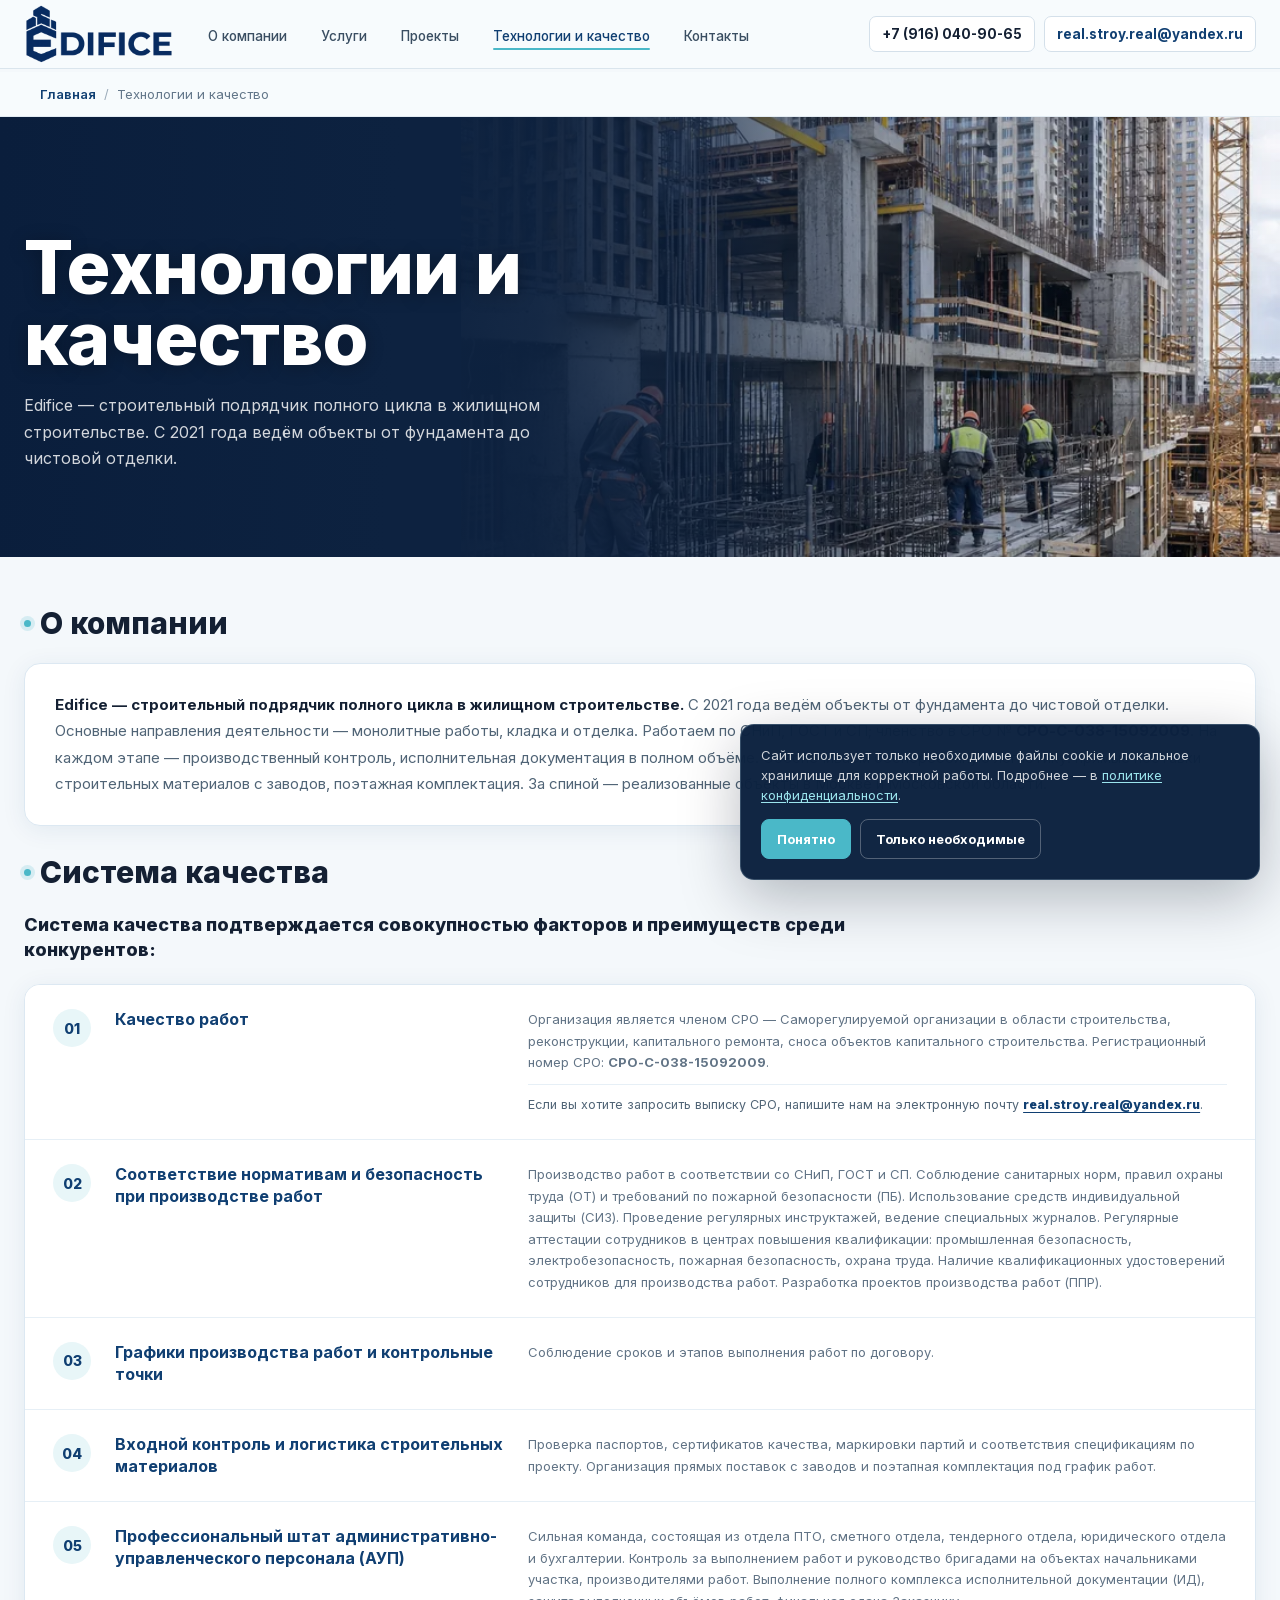
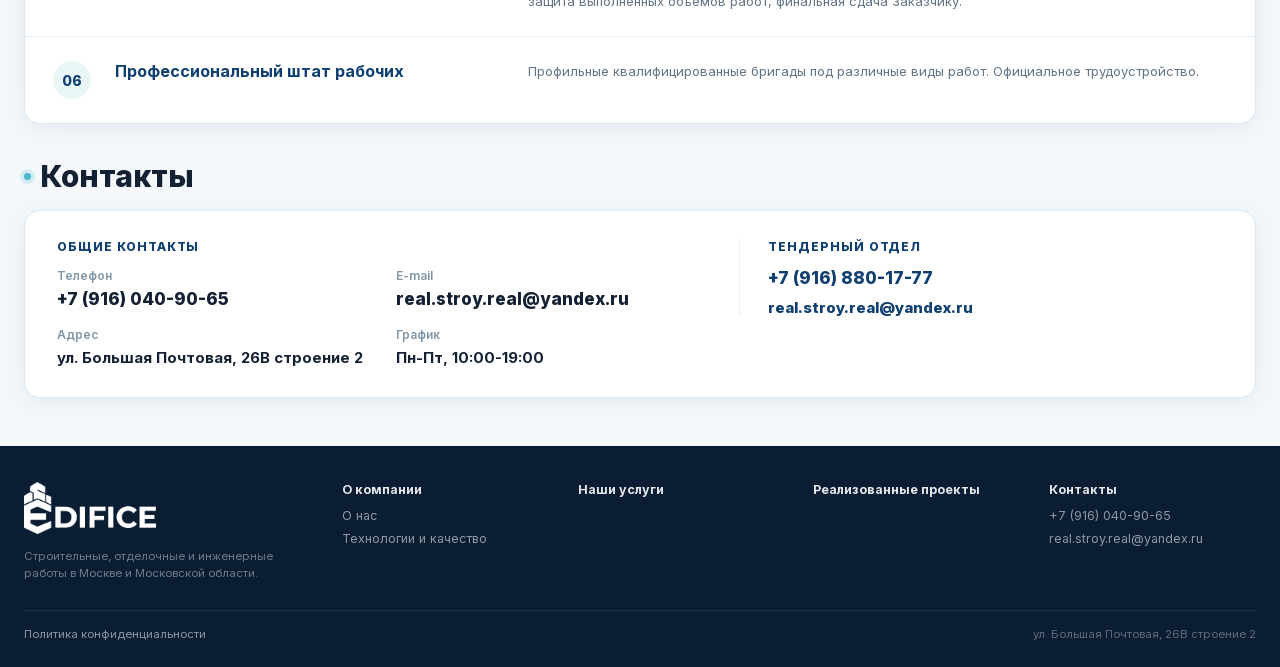
<file: technologies/index.html>
<!DOCTYPE html>
<html lang="ru">
<head>
<meta charset="utf-8">
<meta name="viewport" content="width=device-width, initial-scale=1">
<title>Технологии и качество строительства — Edifice</title>
<link rel="icon" type="image/png" href="/assets/brand/edifice-favicon.png">
<meta name="description" content="Система качества Edifice: СРО, нормативы, безопасность, графики работ, входной контроль материалов, логистика, команда и исполнительная документация.">
<meta name="keywords" content="качество строительства, строительный контроль, исполнительная документация, СРО строительство, производственный контроль, Edifice">
<meta name="robots" content="index, follow">
<meta name="theme-color" content="#0d2240">
<link rel="canonical" href="https://edifice-stroy.ru/technologies/">
<link rel="alternate" hreflang="ru-RU" href="https://edifice-stroy.ru/technologies/">
<link rel="alternate" hreflang="x-default" href="https://edifice-stroy.ru/technologies/">
<link rel="stylesheet" href="/assets/site-enhancements.css?v=20260727c">
<meta property="og:type" content="website">
<meta property="og:site_name" content="Edifice">
<meta property="og:locale" content="ru_RU">
<meta property="og:title" content="Технологии и качество строительства — Edifice">
<meta property="og:description" content="СРО, нормативы, безопасность, графики работ, входной контроль материалов, логистика, команда и исполнительная документация.">
<meta property="og:url" content="https://edifice-stroy.ru/technologies/">
<meta property="og:image" content="https://edifice-stroy.ru/photo-social.jpg">
<meta property="og:image:alt" content="Контроль качества строительных работ Edifice">
<meta name="twitter:card" content="summary_large_image">
<meta name="twitter:title" content="Технологии и качество строительства — Edifice">
<meta name="twitter:description" content="Система качества и контроля строительных работ Edifice.">
<meta name="twitter:image" content="https://edifice-stroy.ru/photo-social.jpg">
<meta name="twitter:image:alt" content="Контроль качества строительных работ Edifice">
<script type="application/ld+json">{"@context":"https://schema.org","@graph":[{"@type":"WebPage","@id":"https://edifice-stroy.ru/technologies/#webpage","url":"https://edifice-stroy.ru/technologies/","name":"Технологии и качество строительства — Edifice","isPartOf":{"@id":"https://edifice-stroy.ru/#website"}},{"@type":"BreadcrumbList","itemListElement":[{"@type":"ListItem","position":1,"name":"Главная","item":"https://edifice-stroy.ru/"},{"@type":"ListItem","position":2,"name":"Технологии и качество","item":"https://edifice-stroy.ru/technologies/"}]}]}</script>
<script defer src="/assets/site-enhancements.js?v=20260727c"></script>
</head>
<body>
<x-dc>
<helmet>
<style>
  *, *::before, *::after { box-sizing: border-box; }
  html { scroll-behavior: smooth; scroll-padding-top: 86px; overflow-x: hidden; }
  body { margin: 0; padding-top: 72px; overflow-x: hidden; font-family: 'Inter', Arial, sans-serif; color: #142033; background: #f4f8fb; -webkit-font-smoothing: antialiased; }
  x-dc { display: block; }
  h1, h2, h3, h4, p { margin: 0; }
  a { color: inherit; text-decoration: none; }
  .brand-logo { display: block; width: 150px; max-width: 30vw; height: auto; object-fit: contain; }
  button { font: inherit; }
  #menuToggle { display: none !important; }
  .tech-hero { position: relative; min-height: 440px; display: flex; flex-direction: column; overflow: hidden; background: #0d2240; }
  .tech-hero-photo { position: absolute; right: 0; top: 0; width: 64%; height: 100%; object-fit: cover; object-position: center; z-index: 0; }
  .tech-hero-blend { position: absolute; inset: 0; z-index: 1; pointer-events: none; background: linear-gradient(92deg, #0a1e3c 0%, #0d2240 31%, rgba(13,34,64,.95) 42%, rgba(13,34,64,.72) 55%, rgba(13,34,64,.32) 70%, rgba(13,34,64,0) 100%); }
  .tech-hero-content { position: relative; z-index: 2; width: min(1240px, calc(100% - 48px)); margin: 0 auto; padding: 68px 0 38px; flex: 1; display: flex; flex-direction: column; justify-content: center; }
  .tech-hero-title { font-size: clamp(42px, 6.2vw, 74px); font-weight: 800; line-height: .96; color: #fff; letter-spacing: -.01em; margin-bottom: 18px; max-width: 660px; text-shadow: 0 2px 18px rgba(0,0,0,.28); }
  .tech-hero-lead { font-size: 16px; line-height: 1.65; color: rgba(255,255,255,.82); max-width: 560px; }
  .section-wrap { width: min(1240px, calc(100% - 48px)); margin: 0 auto; }
  .section-title { display:flex; align-items:center; gap:9px; margin-bottom:22px; }
  .section-title span { display:inline-block; width:7px; height:7px; border-radius:50%; background:#4ab8c8; box-shadow:0 0 0 4px rgba(74,184,200,.18); flex-shrink:0; }
  .section-title h2 { font-size: clamp(22px, 3vw, 30px); font-weight: 800; color: #142033; }
  .about-company-card { padding:28px 30px; border:1px solid #dce8f2; border-radius:16px; background:#fff; box-shadow:0 4px 24px rgba(14,61,114,.08); }
  .about-company-card p { color:#506476; font-size:15px; line-height:1.75; }
  .about-company-card strong { color:#142033; }
  .quality-intro { max-width:850px; margin-bottom:22px; color:#142033; font-size:18px; font-weight:800; line-height:1.4; }
  .quality-grid { overflow:hidden; border:1px solid #dce8f2; border-radius:16px; background:#fff; box-shadow:0 4px 24px rgba(14,61,114,.08); }
  .quality-card { display:grid; grid-template-columns:42px minmax(240px,.72fr) minmax(0,1.28fr); gap:20px; align-items:start; padding:24px 28px; background:#fff; }
  .quality-card + .quality-card { border-top:1px solid #e6eff6; }
  .quality-card-index { display:flex; align-items:center; justify-content:center; width:38px; height:38px; border-radius:50%; background:#e8f6f8; color:#103f72; font-size:14px; font-weight:800; }
  .quality-card strong { display:block; color:#103f72; font-size:16px; line-height:1.35; }
  .quality-card p { color:#627486; font-size:13px; line-height:1.65; }
  .sro-note { margin-top:10px !important; padding-top:10px; border-top:1px solid #e6eff6; color:#506476 !important; font-size:12.5px !important; }
  .sro-note a { color:#103f72; font-weight:800; text-decoration:underline; text-underline-offset:3px; }
  .contacts-compact-grid { display:grid;grid-template-columns:1.15fr .85fr;gap:28px;align-items:start; }
  .contacts-info-grid { display:grid;grid-template-columns:repeat(2,minmax(0,1fr));gap:16px 24px; }
  .contacts-tender { border-left:1px solid #e6eff6;padding-left:28px; }
  @media (max-width: 920px) {
    #menuToggle { display: flex !important; }
    #mainNav { display: none !important; position: absolute; top: 62px; right: 0; left: auto; width: min(282px, calc(100vw - 48px)); flex-direction: column; gap: 2px; padding: 8px; background: rgba(255,255,255,.96); border: 1px solid #d4e0ea; border-radius: 14px; box-shadow: 0 18px 45px rgba(13,34,64,.18); z-index: 99; backdrop-filter: blur(18px); }
    #mainNav.open { display: flex !important; }
    #mainNav a { padding: 13px 14px !important; border-bottom: 0 !important; border-radius: 10px; color: #142033 !important; }
    #mainNav a:hover { background: #eef6fa; }
    #mainNav a span { display: none !important; }
    #navEmail { display: none !important; }
    .footer-cols { grid-template-columns: repeat(2, 1fr) !important; }
  }
  @media (max-width: 600px) {
    .tech-hero { min-height: 0 !important; }
    .tech-hero-photo { left:0 !important; right:auto !important; width:100% !important; height:58% !important; object-position:center top !important; }
    .tech-hero-blend { background: linear-gradient(180deg, rgba(13,34,64,0) 0%, rgba(13,34,64,.18) 28%, rgba(13,34,64,.75) 48%, #0d2240 65%, #0d2240 100%) !important; }
    .tech-hero-content { width:min(100% - 48px,520px) !important; padding:clamp(300px,46vh,410px) 0 32px !important; justify-content:flex-end !important; }
    .tech-hero-title { font-size:clamp(34px,10vw,46px) !important; line-height:1.04 !important; }
    .about-company-card { padding:22px 20px !important; border-radius:12px !important; }
    .about-company-card p { font-size:13.5px !important; line-height:1.65 !important; }
    .quality-intro { font-size:16px !important; margin-bottom:18px !important; }
    .quality-grid { border-radius:12px !important; }
    .quality-card { grid-template-columns:36px minmax(0,1fr) !important; gap:8px 11px !important; padding:18px 15px !important; }
    .quality-card-index { width:34px !important; height:34px !important; font-size:13px !important; }
    .quality-card strong { align-self:center; font-size:14px !important; }
    .quality-card-body { grid-column:2; }
    .quality-card p { font-size:13px !important; line-height:1.55 !important; }
    .sro-note { font-size:12px !important; }
    .contacts-compact-grid { grid-template-columns: 1fr !important; gap: 22px !important; }
    .contacts-info-grid { grid-template-columns: 1fr !important; gap: 14px !important; }
    .contacts-tender { border-left: 0 !important; border-top: 1px solid #e6eff6 !important; padding-left: 0 !important; padding-top: 20px !important; }
  }
  @media (max-width: 480px) {
    header > div { width: calc(100% - 24px) !important; gap: 8px !important; min-height: 64px !important; }
    header a[href="/"] { gap: 8px !important; min-width: 0 !important; }
    header .brand-logo { width: 118px !important; max-width: 34vw !important; }
    header > div > div:last-child { gap: 7px !important; }
    #navPhone { padding: 8px 9px !important; font-size: 12px !important; border-radius: 7px !important; }
    #menuToggle { width: 36px !important; height: 36px !important; border-radius: 7px !important; }
  }
</style>
</helmet>

<header style="position:fixed;top:0;left:0;right:0;z-index:1000;background:rgba(247,251,253,.96);border-bottom:1px solid rgba(212,224,234,.8);-webkit-backdrop-filter:blur(24px);backdrop-filter:blur(24px);">
  <div style="width:min(1360px,calc(100% - 48px));margin:0 auto;display:flex;align-items:center;justify-content:space-between;min-height:68px;gap:24px;position:relative;">
    <a href="/" aria-label="Edifice — на главную" style="display:flex;align-items:center;flex-shrink:0;line-height:0;"><img class="brand-logo" src="/assets/brand/edifice-logo-header.webp?v=20260727" alt="Edifice" width="900" height="364"></a>
    <nav id="mainNav" style="display:flex;align-items:center;gap:14px;font-size:13.5px;font-weight:500;">
      <a href="/" style="color:#3a4e62;padding:22px 10px 18px;white-space:nowrap;">О компании</a>
      <a href="/services/" style="color:#3a4e62;padding:22px 10px 18px;white-space:nowrap;">Услуги</a>
      <a href="/projects/" style="color:#3a4e62;padding:22px 10px 18px;white-space:nowrap;">Проекты</a>
      <a href="/technologies/" style="color:#103f72;padding:22px 10px 18px;position:relative;white-space:nowrap;">Технологии и качество<span style="position:absolute;bottom:12px;left:10px;right:10px;height:2px;background:#4ab8c8;border-radius:1px;display:block;"></span></a>
      <a href="#contacts" style="color:#3a4e62;padding:22px 10px 18px;white-space:nowrap;">Контакты</a>
    </nav>
    <div style="display:flex;align-items:center;gap:9px;flex-shrink:0;margin-left:auto;">
      <a id="navPhone" href="tel:+79160409065" style="padding:9px 12px;border:1px solid #d4e0ea;border-radius:7px;background:#fff;font-size:13.5px;font-weight:700;color:#142033;white-space:nowrap;">+7 (916) 040-90-65</a>
      <a id="navEmail" href="mailto:real.stroy.real@yandex.ru" style="padding:9px 12px;border:1px solid #d4e0ea;border-radius:7px;background:#fff;font-size:13.5px;font-weight:700;color:#103f72;white-space:nowrap;">real.stroy.real@yandex.ru</a>
      <button id="menuToggle" aria-label="Меню" style="width:38px;height:38px;border:1px solid #d4e0ea;border-radius:7px;background:#fff;cursor:pointer;align-items:center;justify-content:center;">
        <svg width="17" height="13" viewBox="0 0 18 14" fill="none"><path d="M0 1h18M0 7h18M0 13h18" stroke="#142033" stroke-width="1.8" stroke-linecap="round"/></svg>
      </button>
    </div>
  </div>
</header>

<div class="breadcrumbs-bar">
  <nav class="breadcrumbs" aria-label="Хлебные крошки">
    <a href="/">Главная</a>
    <span class="breadcrumbs-separator" aria-hidden="true">/</span>
    <span class="breadcrumbs-current" aria-current="page">Технологии и качество</span>
  </nav>
</div>

<section class="tech-hero">
  <img class="tech-hero-photo" src="/svc-01-monolith.webp" srcset="/svc-01-monolith-card.webp 420w, /svc-01-monolith.webp 720w" sizes="(max-width: 780px) 100vw, 64vw" alt="Монолитные работы и контроль качества на объекте" width="720" height="900" fetchpriority="high" decoding="async">
  <div class="tech-hero-blend"></div>
  <div class="tech-hero-content">
    <h1 class="tech-hero-title"><span>Технологии и </span><br>качество</h1>
    <p class="tech-hero-lead">Edifice — строительный подрядчик полного цикла в жилищном строительстве. С 2021 года ведём объекты от фундамента до чистовой отделки.</p>
  </div>
</section>

<section style="padding:48px 0 28px;">
  <div class="section-wrap">
    <div class="section-title"><span></span><h2>О компании</h2></div>
    <div class="about-company-card">
      <p><strong>Edifice — строительный подрядчик полного цикла в жилищном строительстве.</strong> С 2021 года ведём объекты от фундамента до чистовой отделки. Основные направления деятельности — монолитные работы, кладка и отделка. Работаем по СНиП, ГОСТ и СП; членство в СРО № <strong>СРО-С-038-15092009</strong>. На каждом этапе — производственный контроль, исполнительная документация в полном объёме. Обеспечиваем бесперебойную логистику: прямые поставки строительных материалов с заводов, поэтажная комплектация. За спиной — реализованные объекты в Москве и Московской области.</p>
    </div>
  </div>
</section>

<section style="padding:0 0 34px;">
  <div class="section-wrap">
    <div class="section-title"><span></span><h2>Система качества</h2></div>
    <p class="quality-intro">Система качества подтверждается совокупностью факторов и преимуществ среди конкурентов:</p>
    <div class="quality-grid">
      <article class="quality-card">
        <span class="quality-card-index" aria-hidden="true">01</span>
        <strong>Качество работ</strong>
        <div class="quality-card-body"><p>Организация является членом СРО — Саморегулируемой организации в области строительства, реконструкции, капитального ремонта, сноса объектов капитального строительства. Регистрационный номер СРО: <b>СРО-С-038-15092009</b>.</p><p class="sro-note">Если вы хотите запросить выписку СРО, напишите нам на электронную почту <a href="mailto:real.stroy.real@yandex.ru">real.stroy.real@yandex.ru</a>.</p></div>
      </article>
      <article class="quality-card">
        <span class="quality-card-index" aria-hidden="true">02</span>
        <strong>Соответствие нормативам и безопасность при производстве работ</strong>
        <div class="quality-card-body"><p>Производство работ в соответствии со СНиП, ГОСТ и СП. Соблюдение санитарных норм, правил охраны труда (ОТ) и требований по пожарной безопасности (ПБ). Использование средств индивидуальной защиты (СИЗ). Проведение регулярных инструктажей, ведение специальных журналов. Регулярные аттестации сотрудников в центрах повышения квалификации: промышленная безопасность, электробезопасность, пожарная безопасность, охрана труда. Наличие квалификационных удостоверений сотрудников для производства работ. Разработка проектов производства работ (ППР).</p></div>
      </article>
      <article class="quality-card">
        <span class="quality-card-index" aria-hidden="true">03</span>
        <strong>Графики производства работ и контрольные точки</strong>
        <div class="quality-card-body"><p>Соблюдение сроков и этапов выполнения работ по договору.</p></div>
      </article>
      <article class="quality-card">
        <span class="quality-card-index" aria-hidden="true">04</span>
        <strong>Входной контроль и логистика строительных материалов</strong>
        <div class="quality-card-body"><p>Проверка паспортов, сертификатов качества, маркировки партий и соответствия спецификациям по проекту. Организация прямых поставок с заводов и поэтапная комплектация под график работ.</p></div>
      </article>
      <article class="quality-card">
        <span class="quality-card-index" aria-hidden="true">05</span>
        <strong>Профессиональный штат административно-управленческого персонала (АУП)</strong>
        <div class="quality-card-body"><p>Сильная команда, состоящая из отдела ПТО, сметного отдела, тендерного отдела, юридического отдела и бухгалтерии. Контроль за выполнением работ и руководство бригадами на объектах начальниками участка, производителями работ. Выполнение полного комплекса исполнительной документации (ИД), защита выполненных объёмов работ, финальная сдача Заказчику.</p></div>
      </article>
      <article class="quality-card">
        <span class="quality-card-index" aria-hidden="true">06</span>
        <strong>Профессиональный штат рабочих</strong>
        <div class="quality-card-body"><p>Профильные квалифицированные бригады под различные виды работ. Официальное трудоустройство.</p></div>
      </article>
    </div>
  </div>
</section>

<section id="contacts" style="padding:0 0 48px;">
  <div class="section-wrap">
    <div class="section-title" style="margin-bottom:16px;"><span></span><h2>Контакты</h2></div>
    <div class="contacts-compact-grid" style="border:1px solid #dce8f2;border-radius:16px;background:#fff;padding:28px 32px;box-shadow:0 4px 24px rgba(14,61,114,.08);">
      <div>
        <div style="font-size:12px;color:#103f72;margin-bottom:14px;font-weight:800;text-transform:uppercase;letter-spacing:.08em;">Общие контакты</div>
        <div class="contacts-info-grid">
          <div><div style="font-size:12px;color:#8097aa;margin-bottom:5px;font-weight:600;">Телефон</div><a href="tel:+79160409065" style="font-size:17px;font-weight:800;color:#142033;line-height:1.35;">+7 (916) 040-90-65</a></div>
          <div><div style="font-size:12px;color:#8097aa;margin-bottom:5px;font-weight:600;">E-mail</div><a href="mailto:real.stroy.real@yandex.ru" style="font-size:17px;font-weight:800;color:#142033;line-height:1.35;">real.stroy.real@yandex.ru</a></div>
          <div><div style="font-size:12px;color:#8097aa;margin-bottom:5px;font-weight:600;">Адрес</div><p style="font-size:15px;font-weight:700;color:#142033;line-height:1.45;">ул. Большая Почтовая, 26В строение 2</p></div>
          <div><div style="font-size:12px;color:#8097aa;margin-bottom:5px;font-weight:600;">График</div><p style="font-size:15px;font-weight:700;color:#142033;line-height:1.45;">Пн-Пт, 10:00-19:00</p></div>
        </div>
      </div>
      <div class="contacts-tender">
        <div style="font-size:12px;color:#103f72;margin-bottom:14px;font-weight:800;text-transform:uppercase;letter-spacing:.08em;">Тендерный отдел</div>
        <div style="display:grid;gap:10px;"><a href="tel:+79168801777" style="font-size:17px;font-weight:800;color:#103f72;">+7 (916) 880-17-77</a><a href="mailto:real.stroy.real@yandex.ru" style="font-size:15px;font-weight:800;color:#103f72;">real.stroy.real@yandex.ru</a></div>
      </div>
    </div>
  </div>
</section>

<footer id="site-footer" style="background:#0b1d33;color:#fff;padding:36px 0 26px;">
  <div style="width:min(1240px,calc(100% - 48px));margin:0 auto;">
    <div class="footer-cols" style="display:grid;grid-template-columns:1.4fr 1fr 1fr 1fr 1fr;gap:28px;margin-bottom:28px;align-items:start;">
      <div>
        <div style="display:flex;align-items:center;gap:10px;margin-bottom:14px;"><img src="/assets/brand/edifice-logo-white.png" alt="Edifice" style="display:block;width:132px;max-width:100%;height:auto;object-fit:contain;"></div>
        <p style="font-size:11.5px;color:rgba(255,255,255,.42);line-height:1.5;">Строительные, отделочные и инженерные работы в Москве и Московской области.</p>
      </div>
      <div><div style="color:rgba(255,255,255,.9);font-weight:700;font-size:12.5px;margin-bottom:11px;">О компании</div><a href="/" style="display:block;color:rgba(255,255,255,.55);font-size:12.5px;margin-bottom:8px;">О нас</a><a href="/technologies/" style="display:block;color:rgba(255,255,255,.55);font-size:12.5px;margin-bottom:8px;">Технологии и качество</a></div>
      <div><a href="/services/" style="display:block;color:rgba(255,255,255,.9);font-weight:700;font-size:12.5px;margin-bottom:8px;">Наши услуги</a></div>
      <div><a href="/projects/" style="display:block;color:rgba(255,255,255,.9);font-weight:700;font-size:12.5px;margin-bottom:8px;">Реализованные проекты</a></div>
      <div><div style="color:rgba(255,255,255,.9);font-weight:700;font-size:12.5px;margin-bottom:11px;">Контакты</div><a href="tel:+79160409065" style="display:block;color:rgba(255,255,255,.55);font-size:12.5px;margin-bottom:8px;">+7 (916) 040-90-65</a><a href="mailto:real.stroy.real@yandex.ru" style="display:block;color:rgba(255,255,255,.55);font-size:12.5px;margin-bottom:8px;">real.stroy.real@yandex.ru</a></div>
    </div>
    <div style="border-top:1px solid rgba(255,255,255,.09);padding-top:16px;display:flex;align-items:center;justify-content:space-between;flex-wrap:wrap;gap:12px;">
      <a href="/privacy/" style="font-size:11.5px;color:rgba(255,255,255,.55);">Политика конфиденциальности</a>
      <span style="font-size:11.5px;color:rgba(255,255,255,.35);">ул. Большая Почтовая, 26В строение 2</span>
    </div>
  </div>
</footer>

</x-dc>
<script>
(() => {
    const toggle = document.getElementById('menuToggle');
    const nav = document.getElementById('mainNav');
    if (toggle && nav) {
      toggle.setAttribute('aria-expanded', 'false');
      toggle.addEventListener('click', () => {
        const isOpen = nav.classList.toggle('open');
        toggle.setAttribute('aria-expanded', isOpen ? 'true' : 'false');
      });
      nav.querySelectorAll('a').forEach((link) => {
        link.addEventListener('click', () => {
          nav.classList.remove('open');
          toggle.setAttribute('aria-expanded', 'false');
        });
      });
    }
})();
</script>
</body>
</html>
</file>
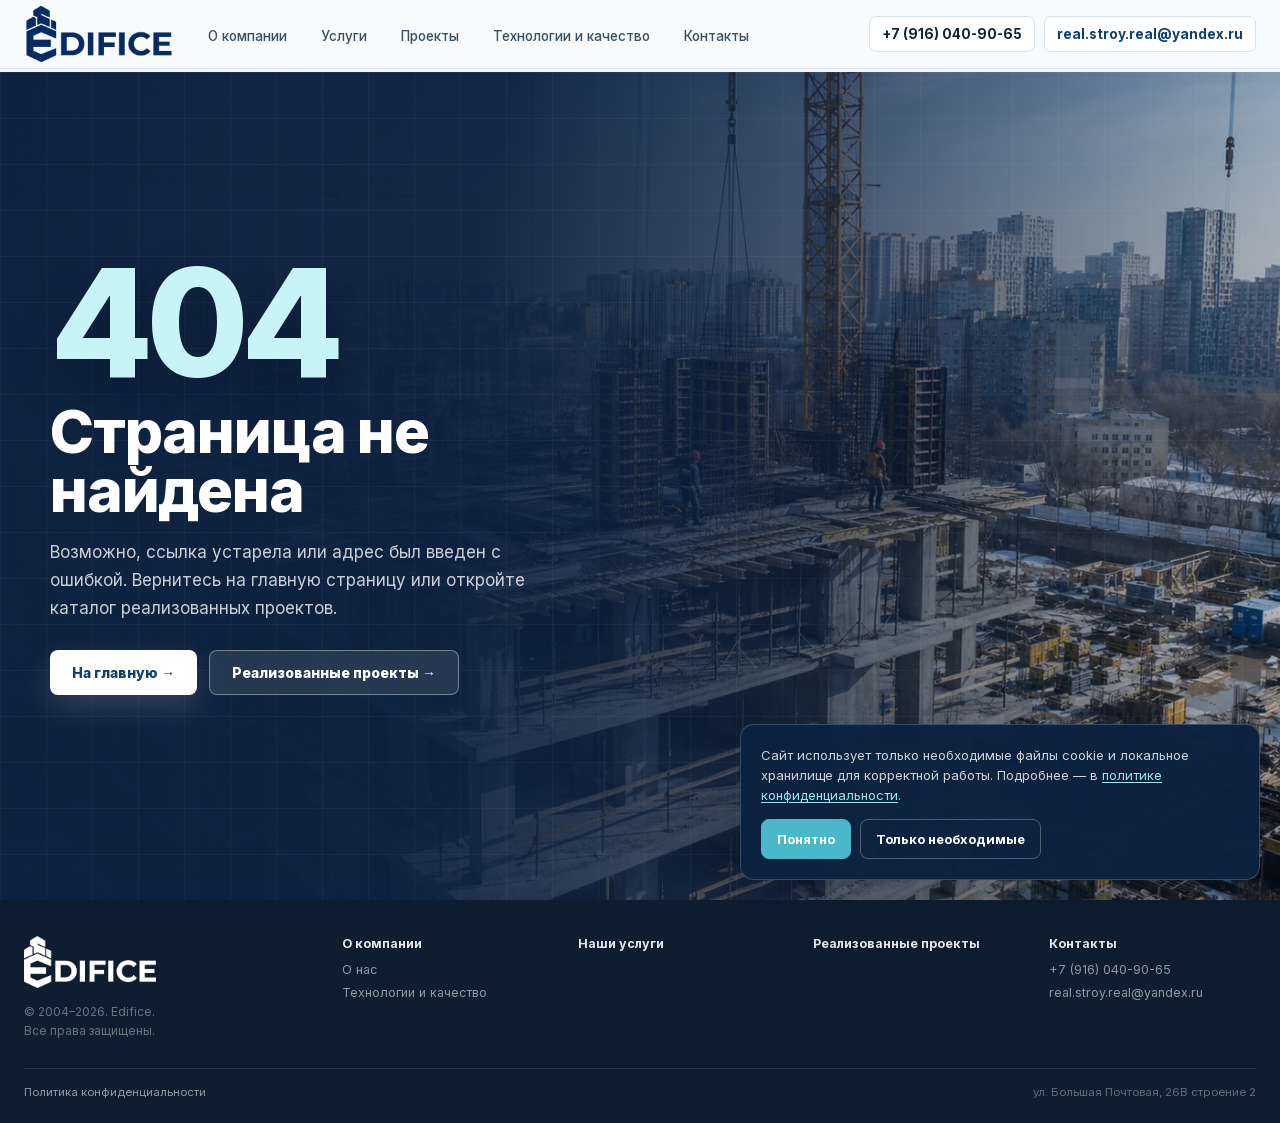
<file: 404.dc.html>
<!doctype html>
<html lang="ru">
<head>
  <meta charset="utf-8">
  <meta name="robots" content="noindex">
  <meta http-equiv="refresh" content="0; url=/404.html">
  <link rel="canonical" href="https://edifice-stroy.ru/404.html">
  <title>Страница не найдена — Edifice</title>
  <script>window.location.replace("/404.html");</script>
</head>
<body><a href="/404.html">Открыть страницу 404</a></body>
</html>
</file>
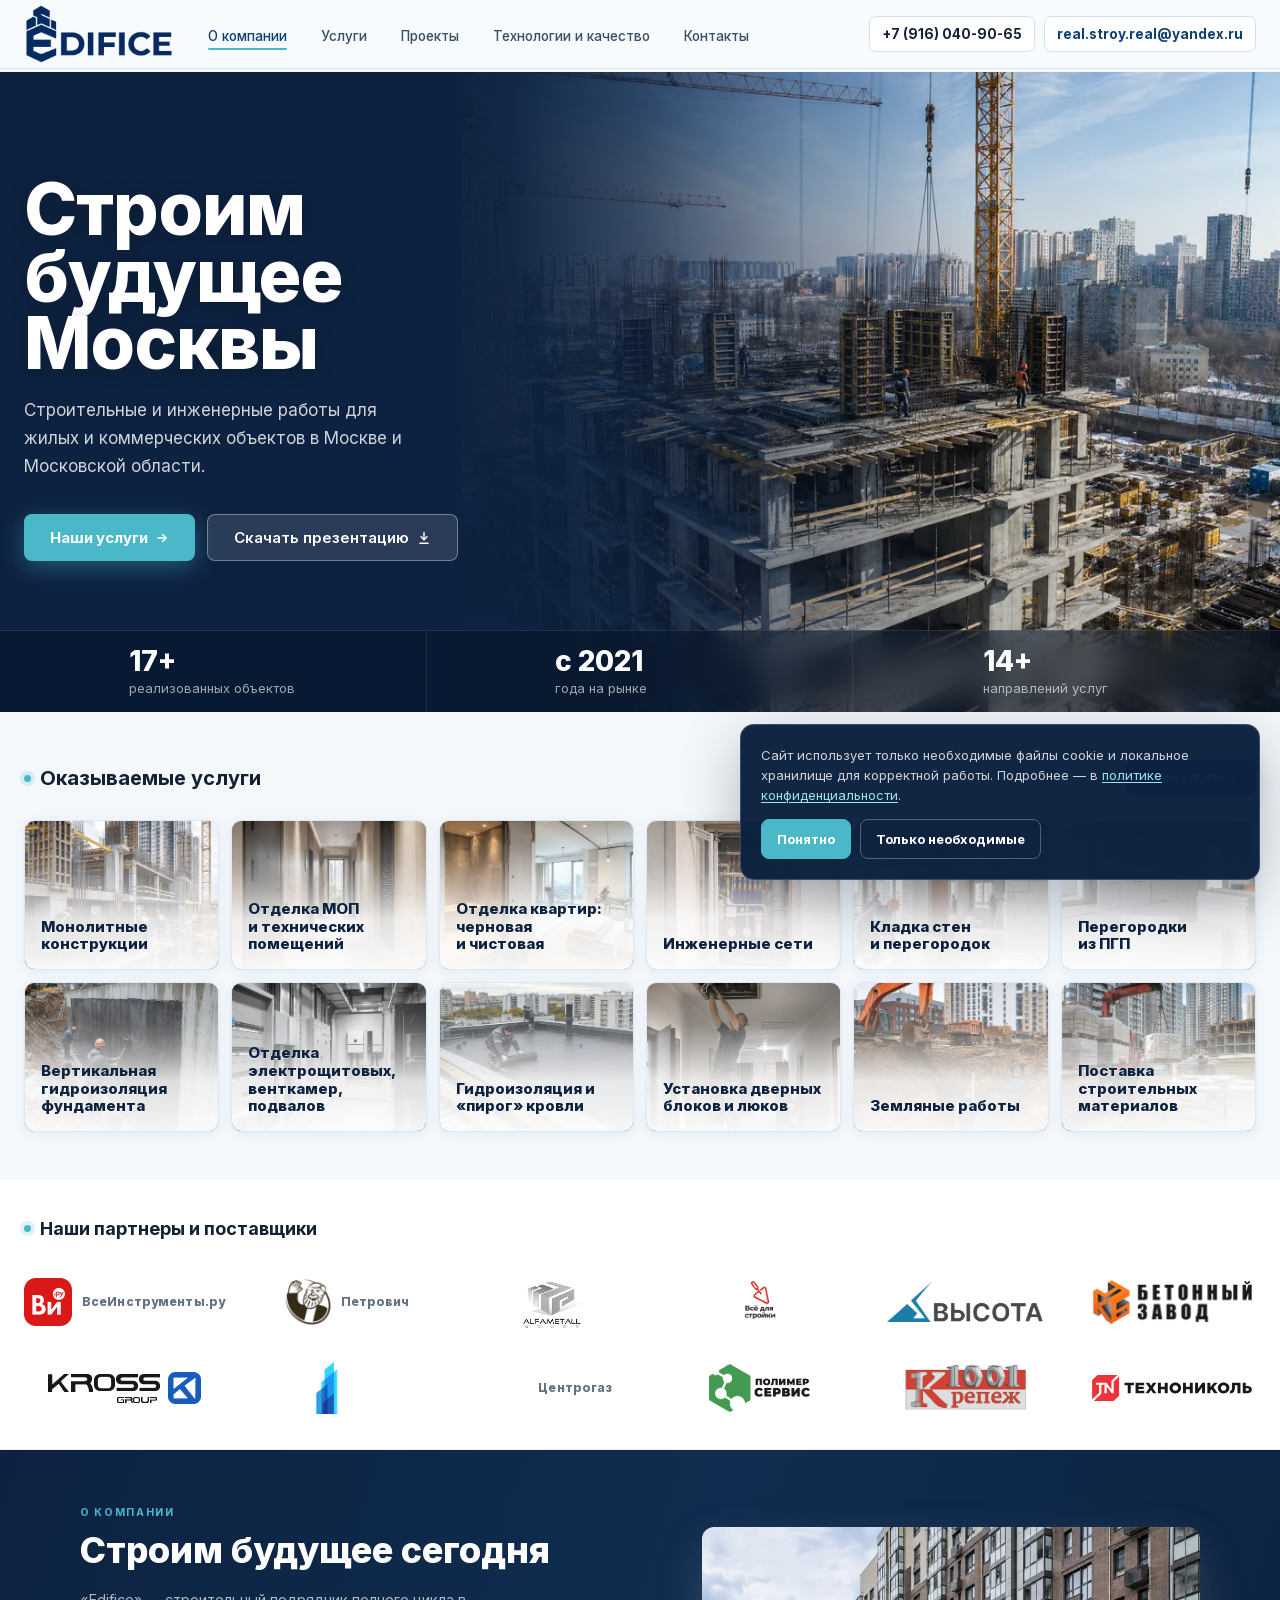
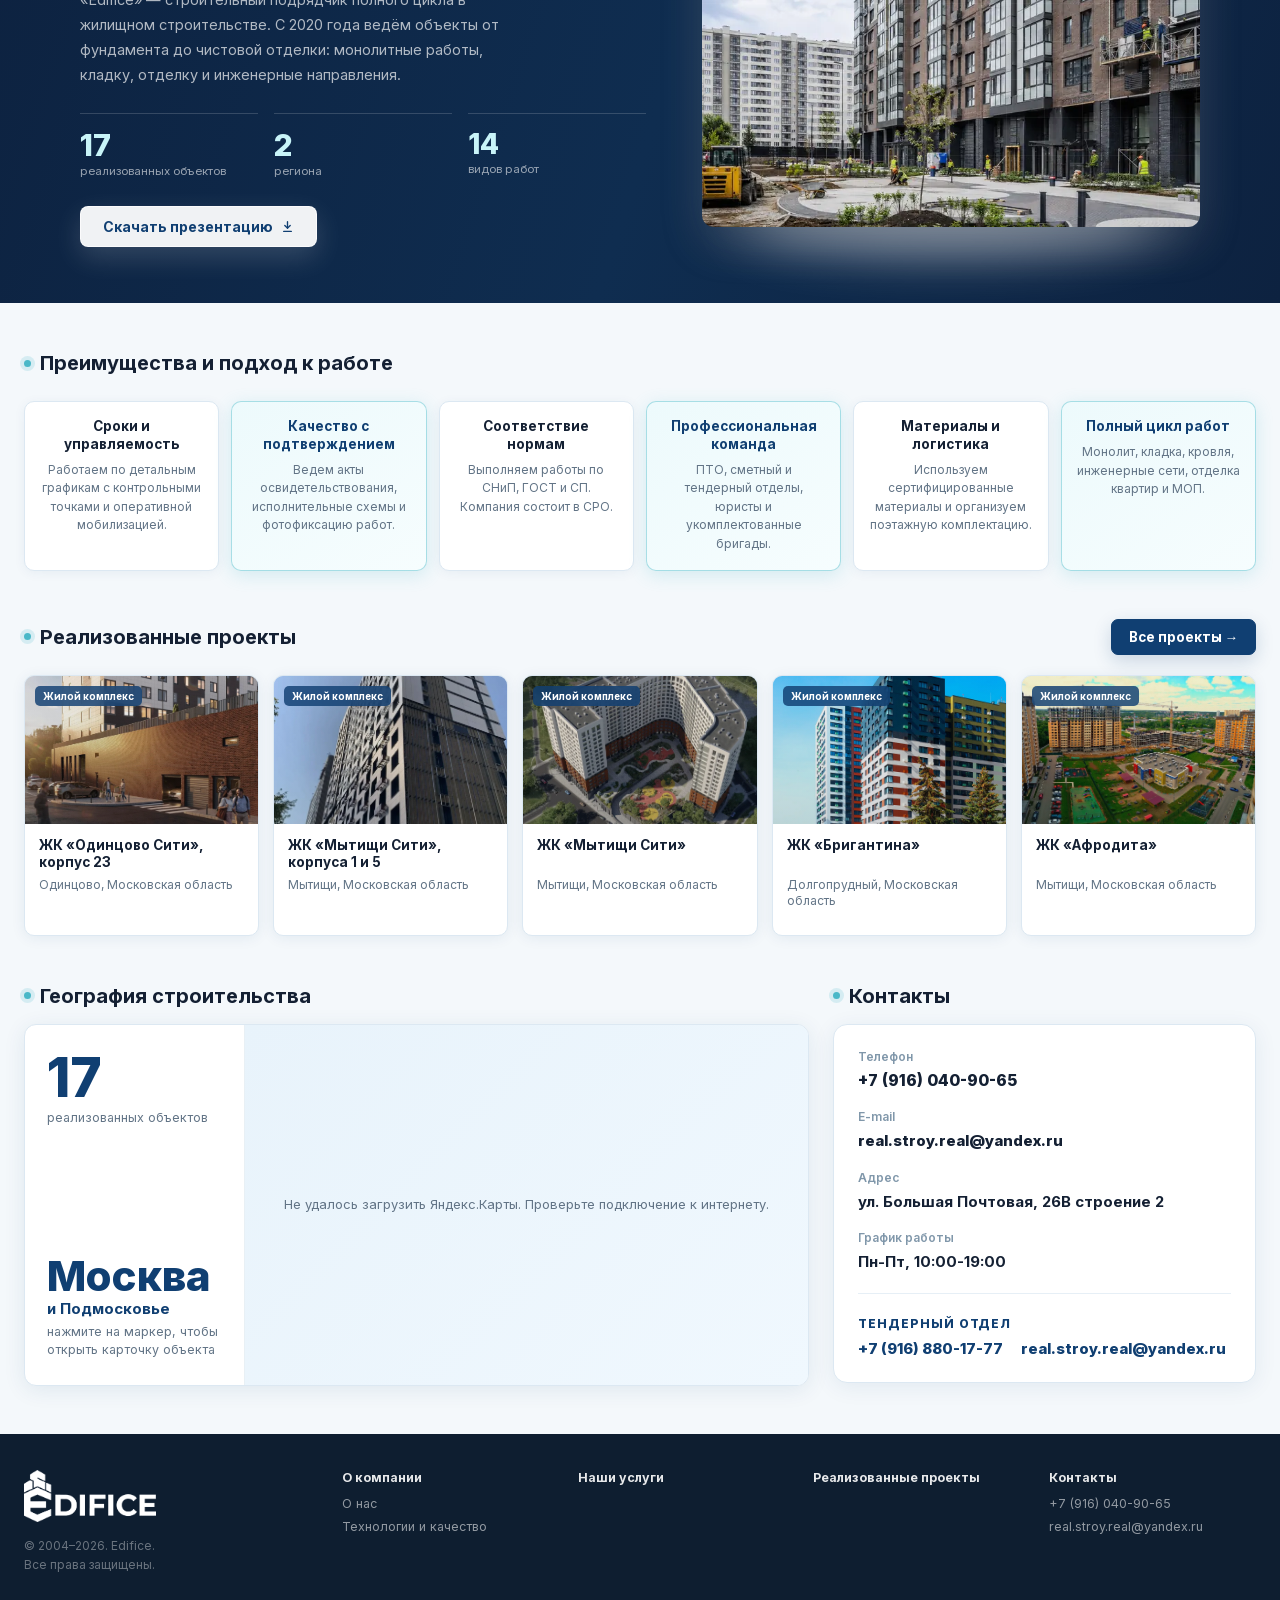
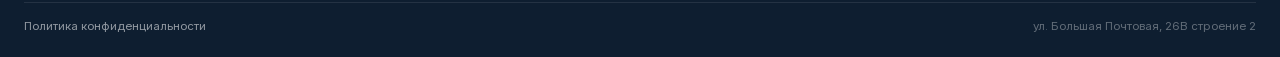
<file: Главная.dc.html>
<!doctype html>
<html lang="ru">
<head>
  <meta charset="utf-8">
  <meta name="robots" content="noindex">
  <meta http-equiv="refresh" content="0; url=/">
  <link rel="canonical" href="https://edifice-stroy.ru/">
  <title>Edifice</title>
  <script>window.location.replace("/" + window.location.search + window.location.hash);</script>
</head>
<body><a href="/">Перейти на главную страницу</a></body>
</html>
</file>
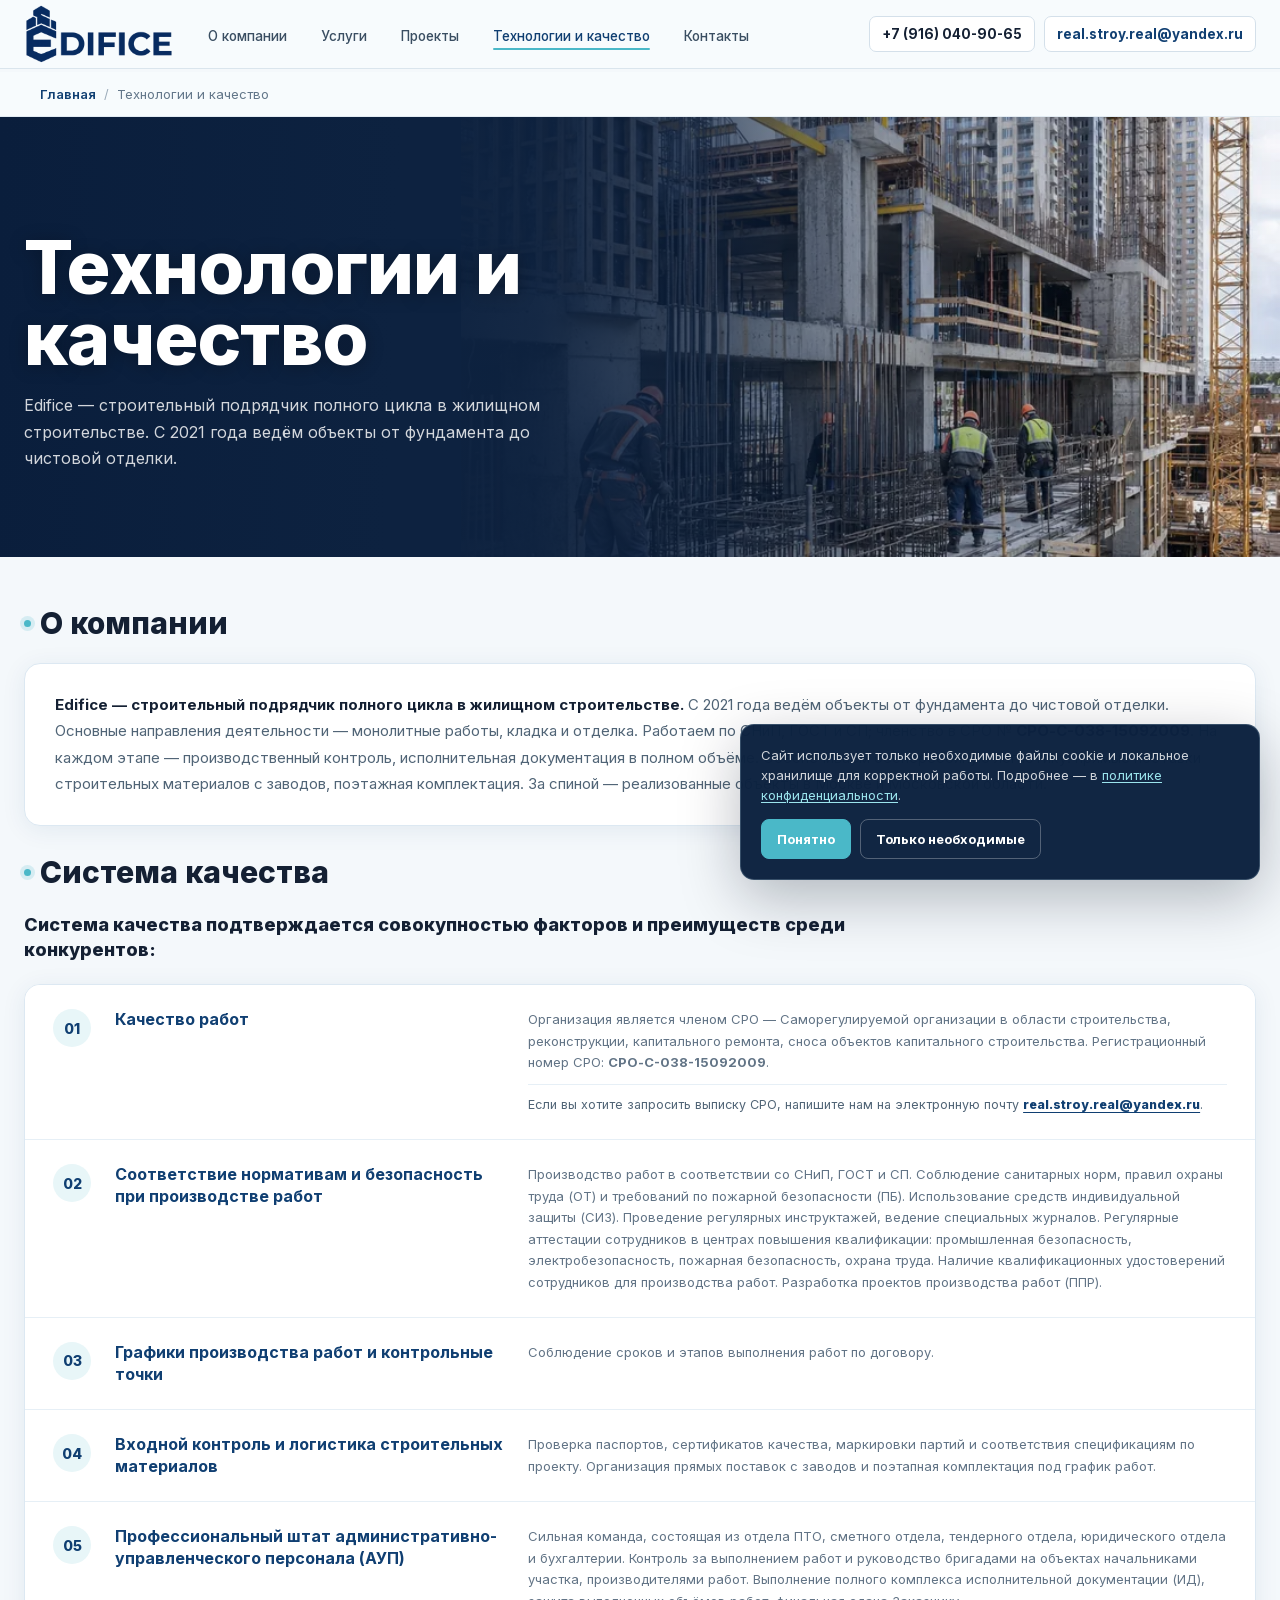
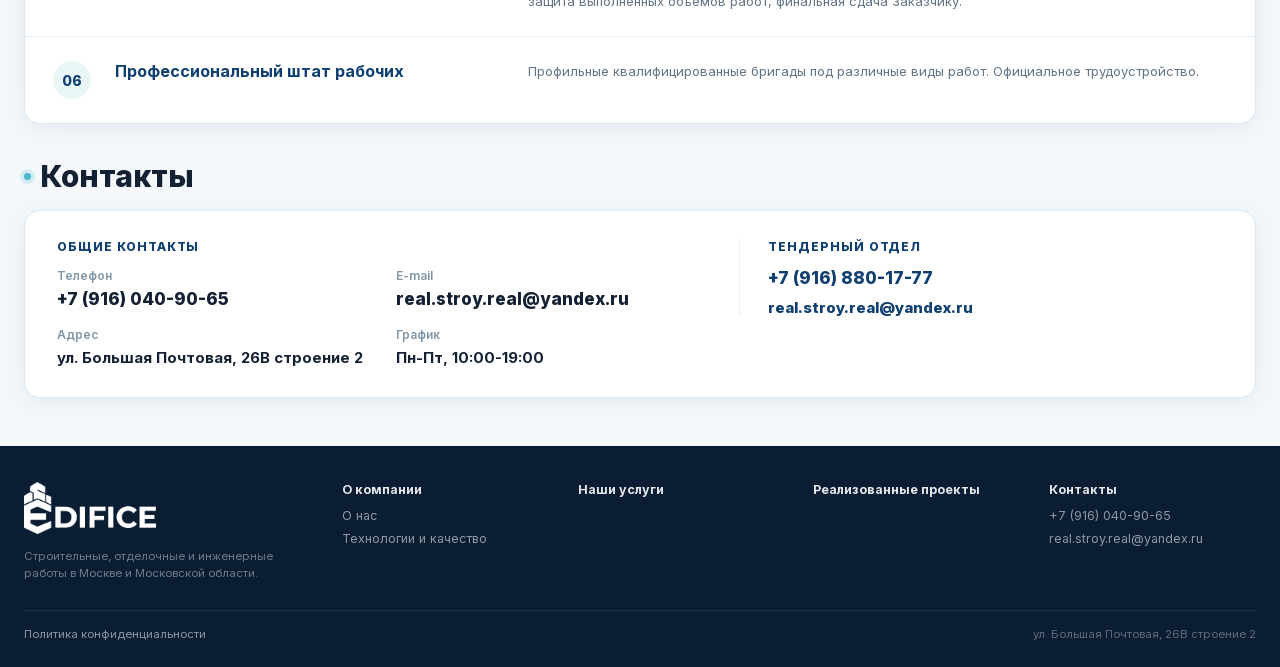
<file: Технологии.dc.html>
<!doctype html>
<html lang="ru">
<head>
  <meta charset="utf-8">
  <meta name="robots" content="noindex">
  <meta http-equiv="refresh" content="0; url=/technologies/">
  <link rel="canonical" href="https://edifice-stroy.ru/technologies/">
  <title>Технологии и качество — Edifice</title>
  <script>window.location.replace("/technologies/" + window.location.search + window.location.hash);</script>
</head>
<body><a href="/technologies/">Перейти к разделу</a></body>
</html>
</file>
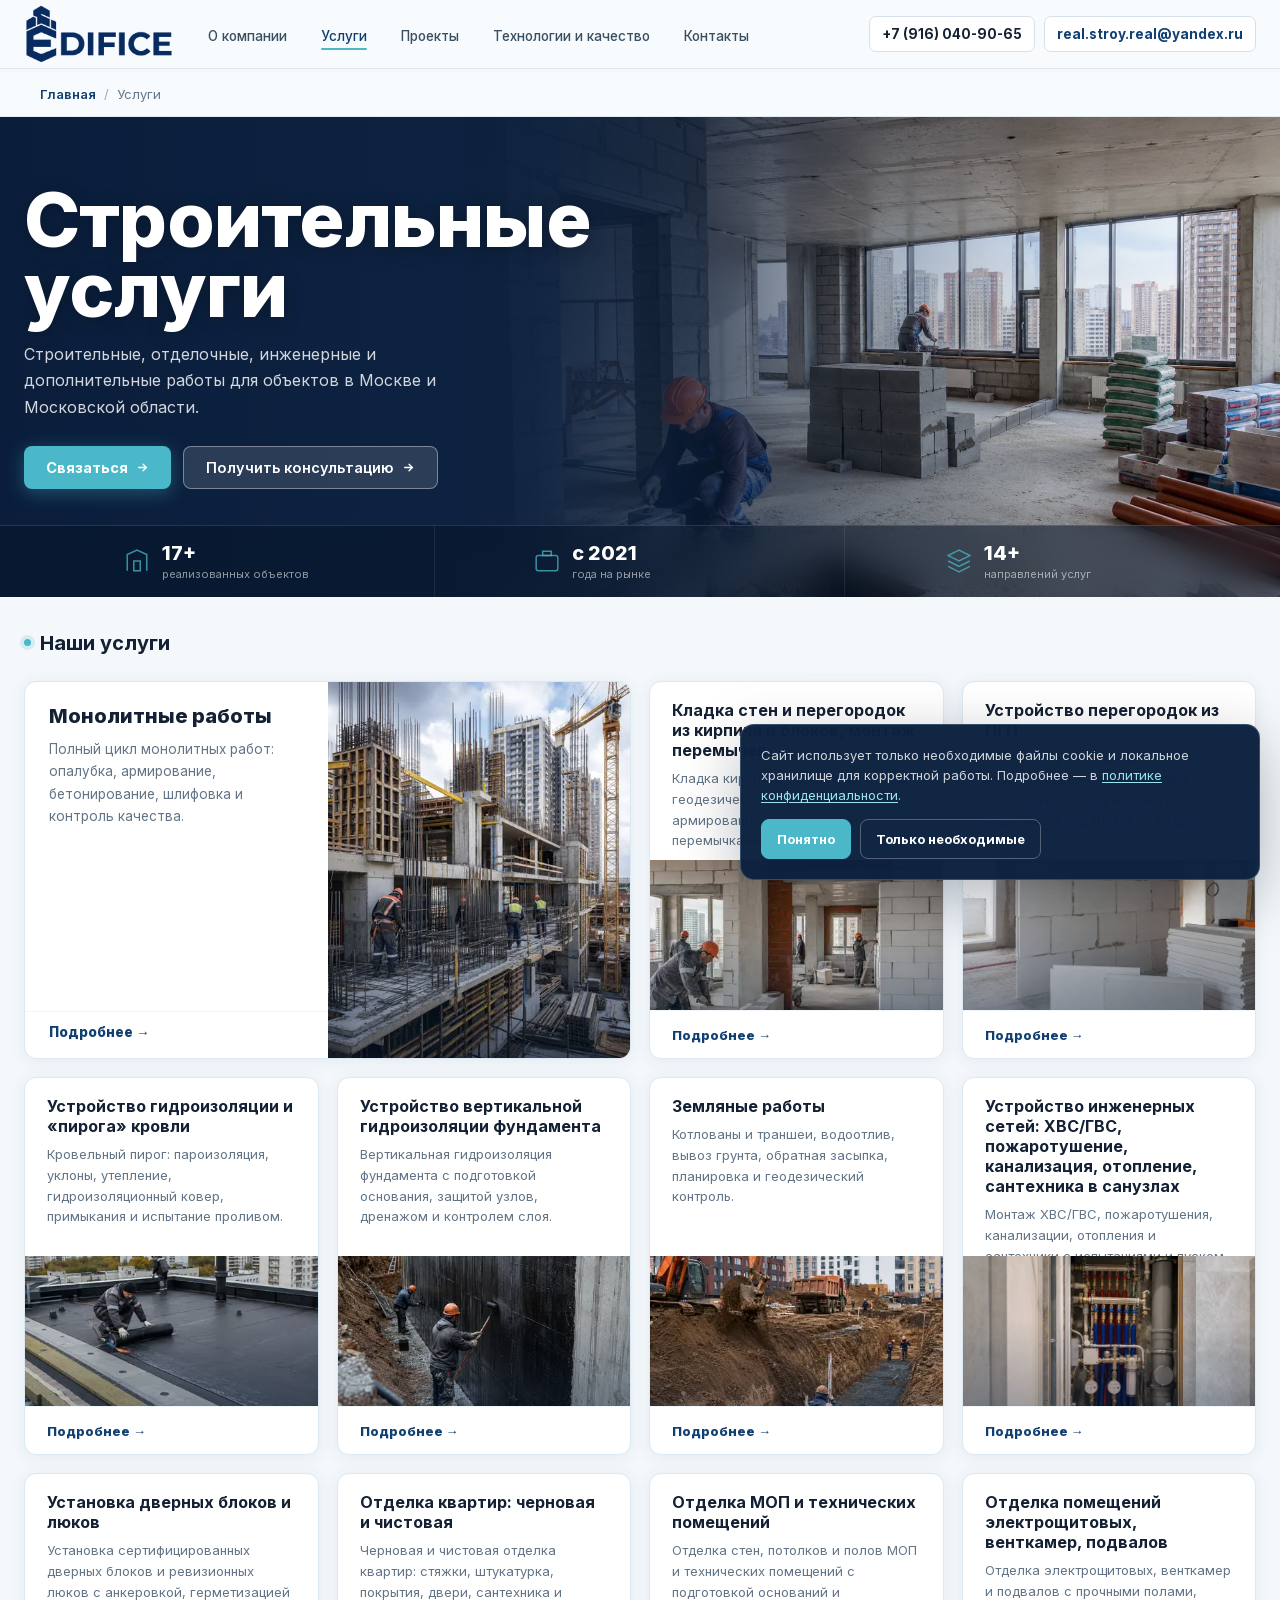
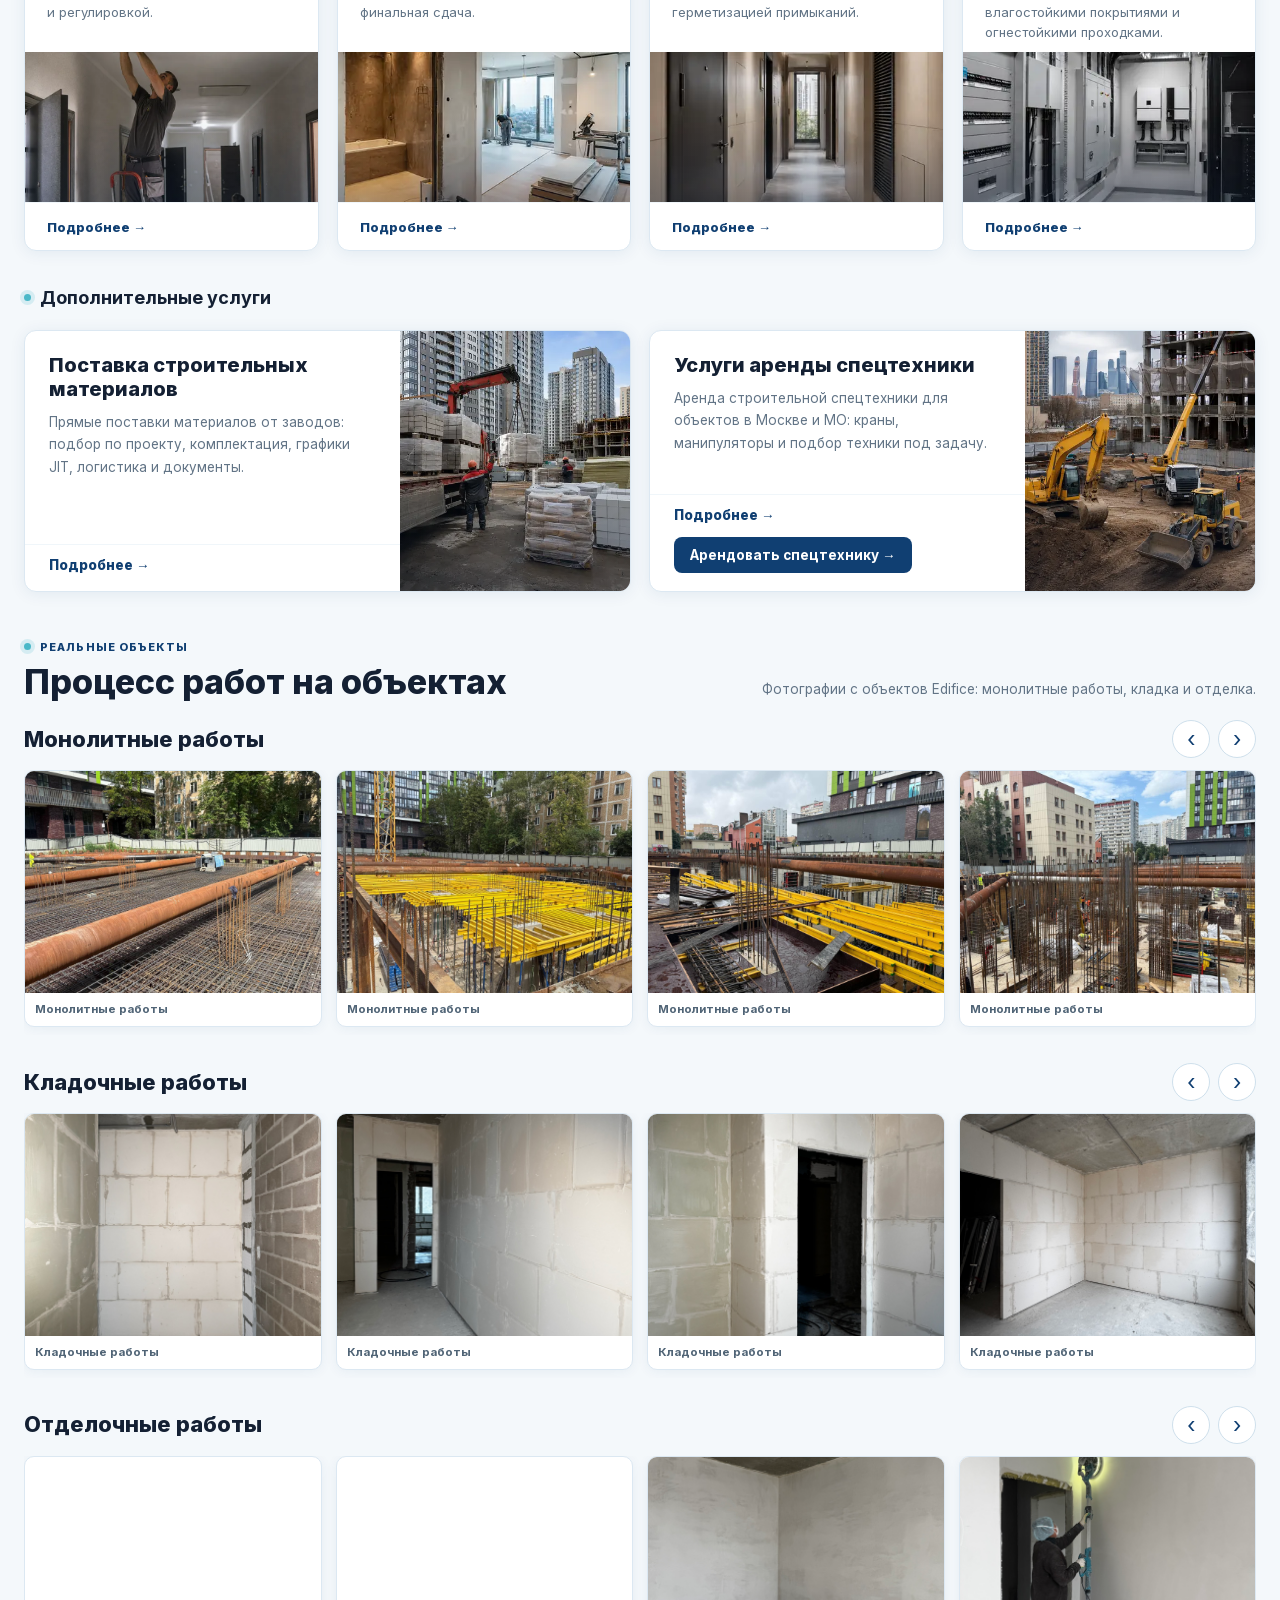
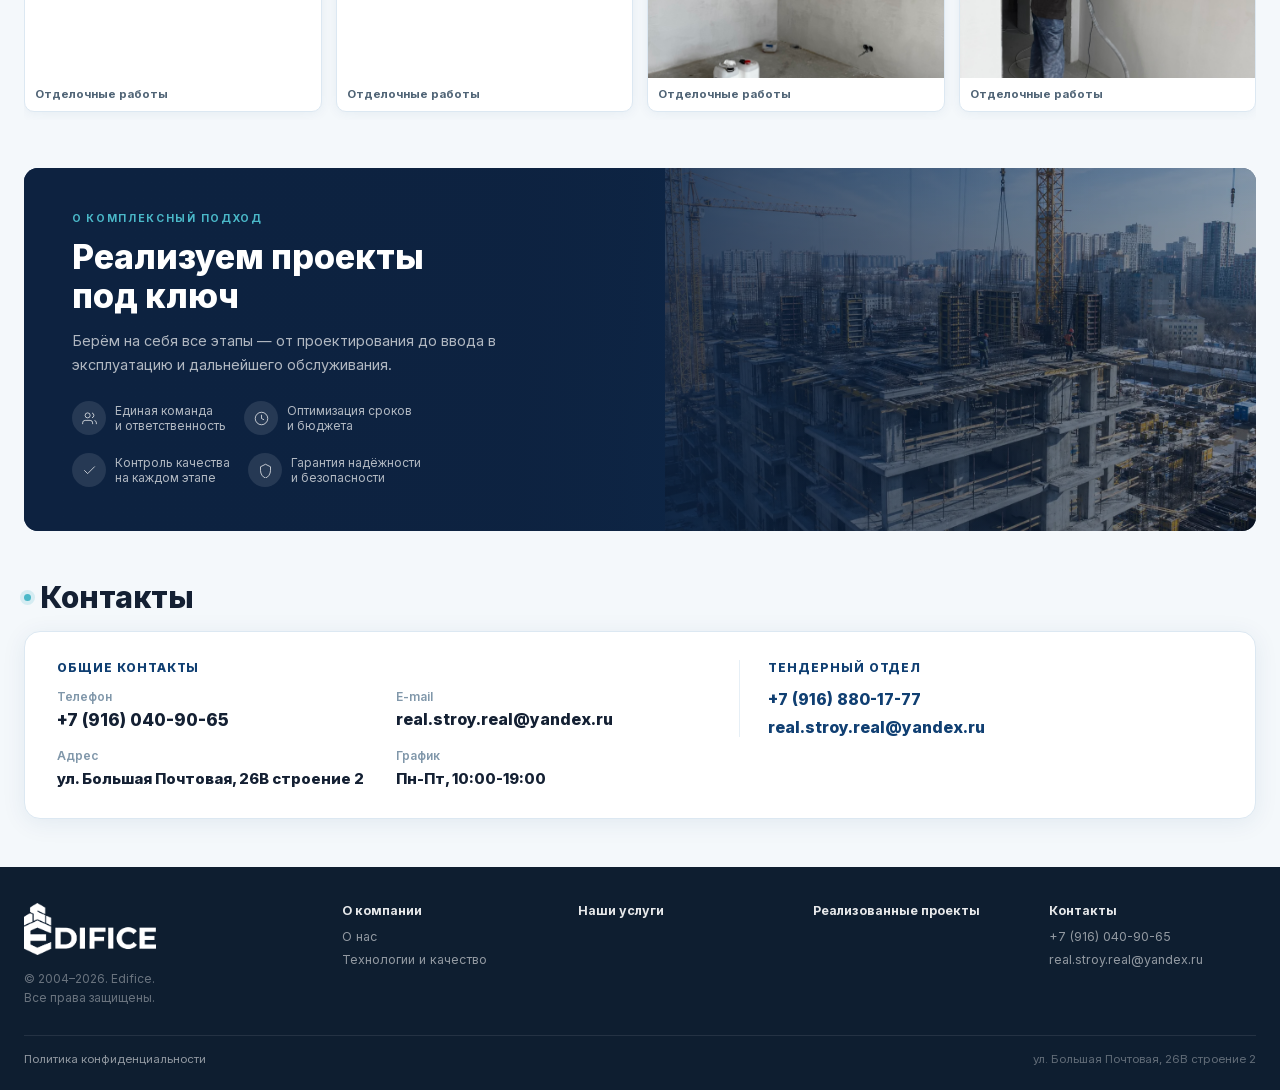
<file: Услуги.dc.html>
<!doctype html>
<html lang="ru">
<head>
  <meta charset="utf-8">
  <meta name="robots" content="noindex">
  <meta http-equiv="refresh" content="0; url=/services/">
  <link rel="canonical" href="https://edifice-stroy.ru/services/">
  <title>Услуги — Edifice</title>
  <script>window.location.replace("/services/" + window.location.search + window.location.hash);</script>
</head>
<body><a href="/services/">Перейти к услугам</a></body>
</html>
</file>
<file: assets/site-enhancements.css>
@font-face {
  font-family: "Inter";
  font-style: normal;
  font-weight: 400 800;
  font-display: swap;
  src: url("/assets/fonts/inter-cyrillic.woff2") format("woff2");
  unicode-range: U+0301, U+0400-045F, U+0490-0491, U+04B0-04B1, U+2116;
}

@font-face {
  font-family: "Inter";
  font-style: normal;
  font-weight: 400 800;
  font-display: swap;
  src: url("/assets/fonts/inter-latin.woff2") format("woff2");
  unicode-range: U+0000-00FF, U+0131, U+0152-0153, U+02BB-02BC, U+02C6, U+02DA, U+02DC, U+0304, U+0308, U+0329, U+2000-206F, U+20AC, U+2122, U+2191, U+2193, U+2212, U+2215, U+FEFF, U+FFFD;
}

.breadcrumbs-bar {
  position: relative;
  z-index: 20;
  background: #f7fbfd;
  border-bottom: 1px solid #e2ebf2;
}

.breadcrumbs {
  width: min(1200px, calc(100% - 48px));
  min-height: 44px;
  margin: 0 auto;
  display: flex;
  align-items: center;
  gap: 8px;
  color: #63778a;
  font-size: 13px;
  line-height: 1.4;
}

.breadcrumbs a {
  color: #103f72;
  font-weight: 600;
}

.breadcrumbs a:hover {
  color: #0b7f92;
}

.breadcrumbs-separator {
  color: #9babb9;
}

.breadcrumbs-current {
  overflow: hidden;
  text-overflow: ellipsis;
  white-space: nowrap;
}

.cookie-notice {
  position: fixed;
  right: 20px;
  bottom: 20px;
  z-index: 2000;
  width: min(520px, calc(100% - 40px));
  padding: 20px;
  border: 1px solid rgba(126, 154, 178, .35);
  border-radius: 14px;
  background: rgba(13, 34, 64, .98);
  box-shadow: 0 18px 60px rgba(3, 16, 31, .28);
  color: #fff;
}

.cookie-notice[hidden] {
  display: none;
}

.cookie-notice p {
  margin: 0 0 14px;
  color: rgba(255, 255, 255, .8);
  font-size: 13px;
  line-height: 1.55;
}

.cookie-notice a {
  color: #9be4ed;
  text-decoration: underline;
  text-underline-offset: 2px;
}

.cookie-actions {
  display: flex;
  flex-wrap: wrap;
  gap: 9px;
}

.cookie-button {
  min-height: 40px;
  padding: 0 15px;
  border: 1px solid rgba(255, 255, 255, .28);
  border-radius: 8px;
  background: transparent;
  color: #fff;
  cursor: pointer;
  font: inherit;
  font-size: 13px;
  font-weight: 700;
}

.cookie-button-primary {
  border-color: #4ab8c8;
  background: #4ab8c8;
}

.site-interactive-button {
  transition:
    transform .2s ease,
    box-shadow .2s ease,
    filter .2s ease,
    border-color .2s ease,
    background-color .2s ease !important;
  transform-origin: center;
}

@media (hover: hover) and (pointer: fine) {
  .site-interactive-button:hover {
    transform: translateY(-2px) scale(1.015);
    box-shadow: 0 12px 28px rgba(16, 63, 114, .24) !important;
    filter: brightness(1.06);
  }

  .site-interactive-button:active {
    transform: translateY(0) scale(.99);
    box-shadow: 0 5px 14px rgba(16, 63, 114, .18) !important;
    filter: brightness(1.01);
  }
}

.site-interactive-button:focus-visible {
  outline: 3px solid rgba(74, 184, 200, .55);
  outline-offset: 3px;
}

.cookie-button:focus-visible,
.breadcrumbs a:focus-visible {
  outline: 3px solid rgba(74, 184, 200, .5);
  outline-offset: 3px;
}

@media (prefers-reduced-motion: reduce) {
  .site-interactive-button {
    transition: box-shadow .2s ease, filter .2s ease !important;
  }

  .site-interactive-button:hover,
  .site-interactive-button:active {
    transform: none;
  }
}

@media (max-width: 640px) {
  .breadcrumbs {
    width: calc(100% - 28px);
    min-height: 40px;
    font-size: 12px;
  }

  .cookie-notice {
    right: 12px;
    bottom: 12px;
    width: calc(100% - 24px);
    padding: 16px;
  }

  .cookie-actions {
    display: grid;
    grid-template-columns: 1fr;
  }
}
</file>
